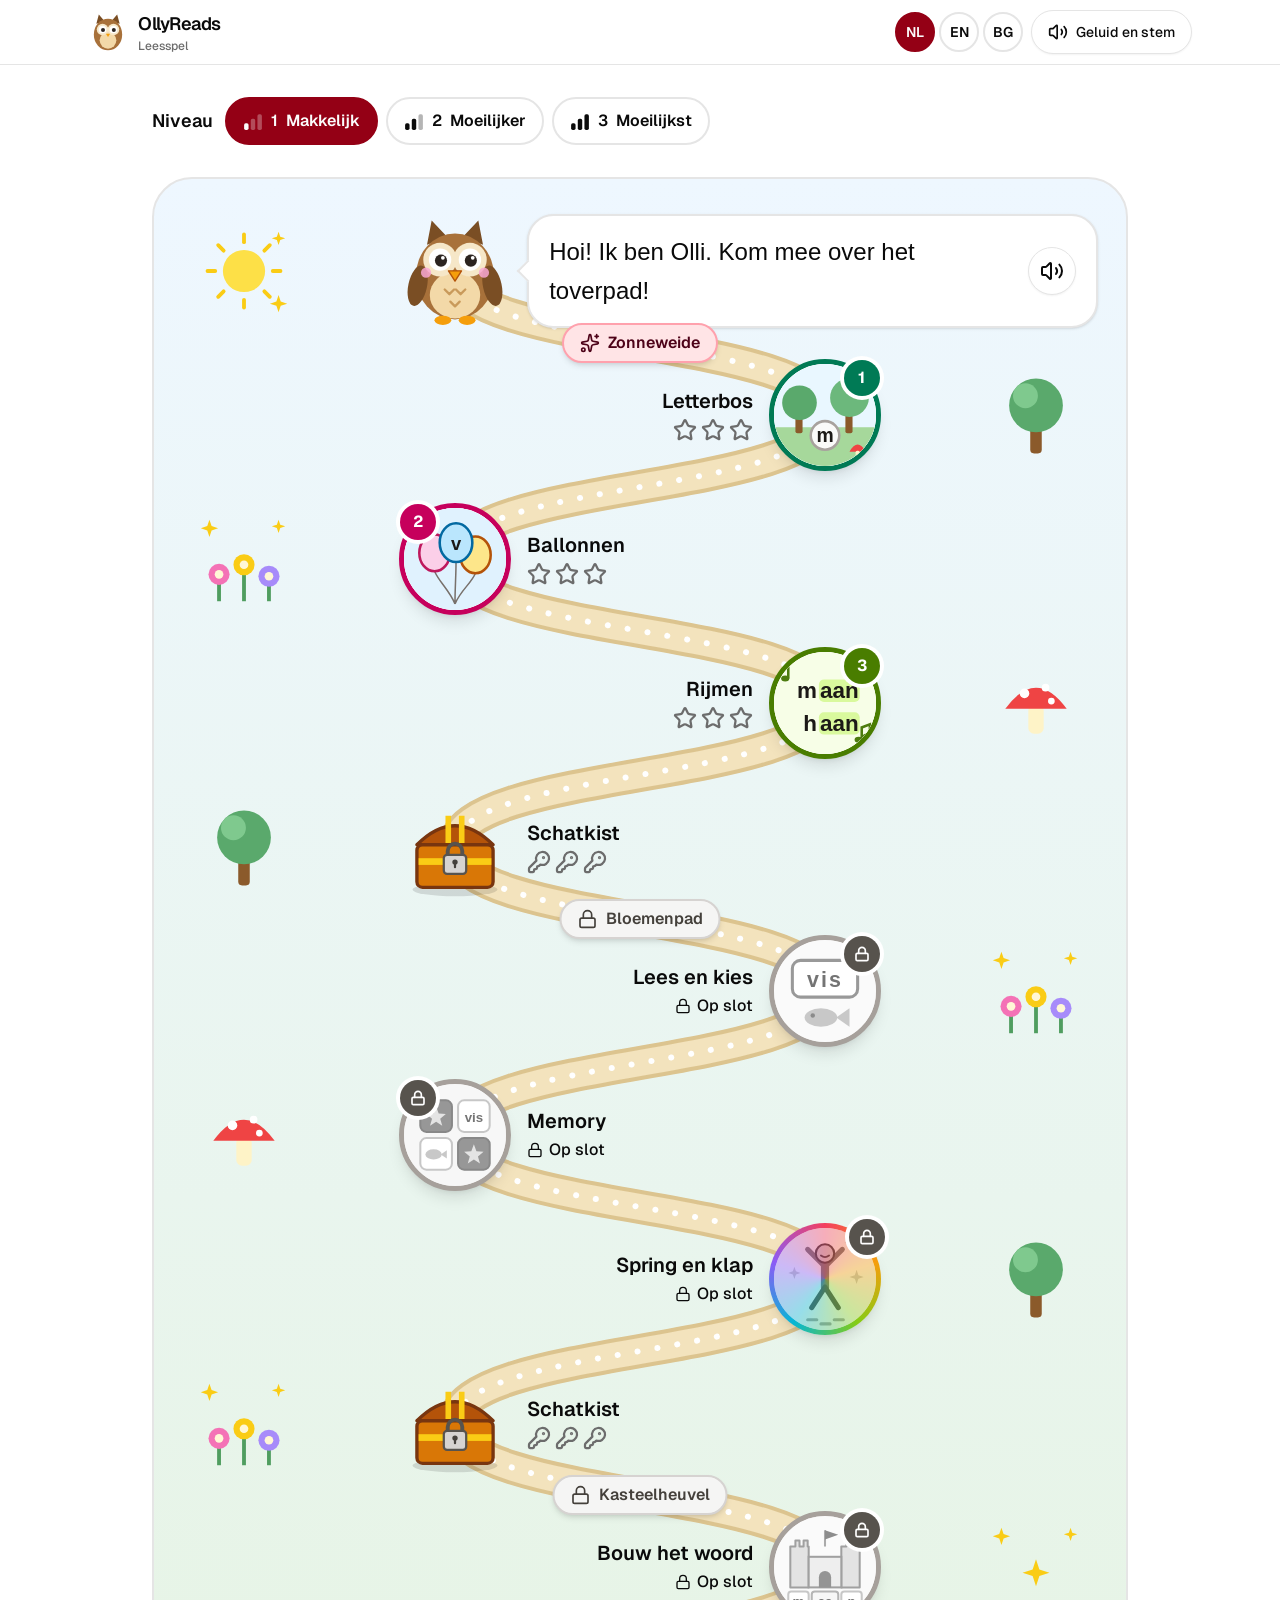
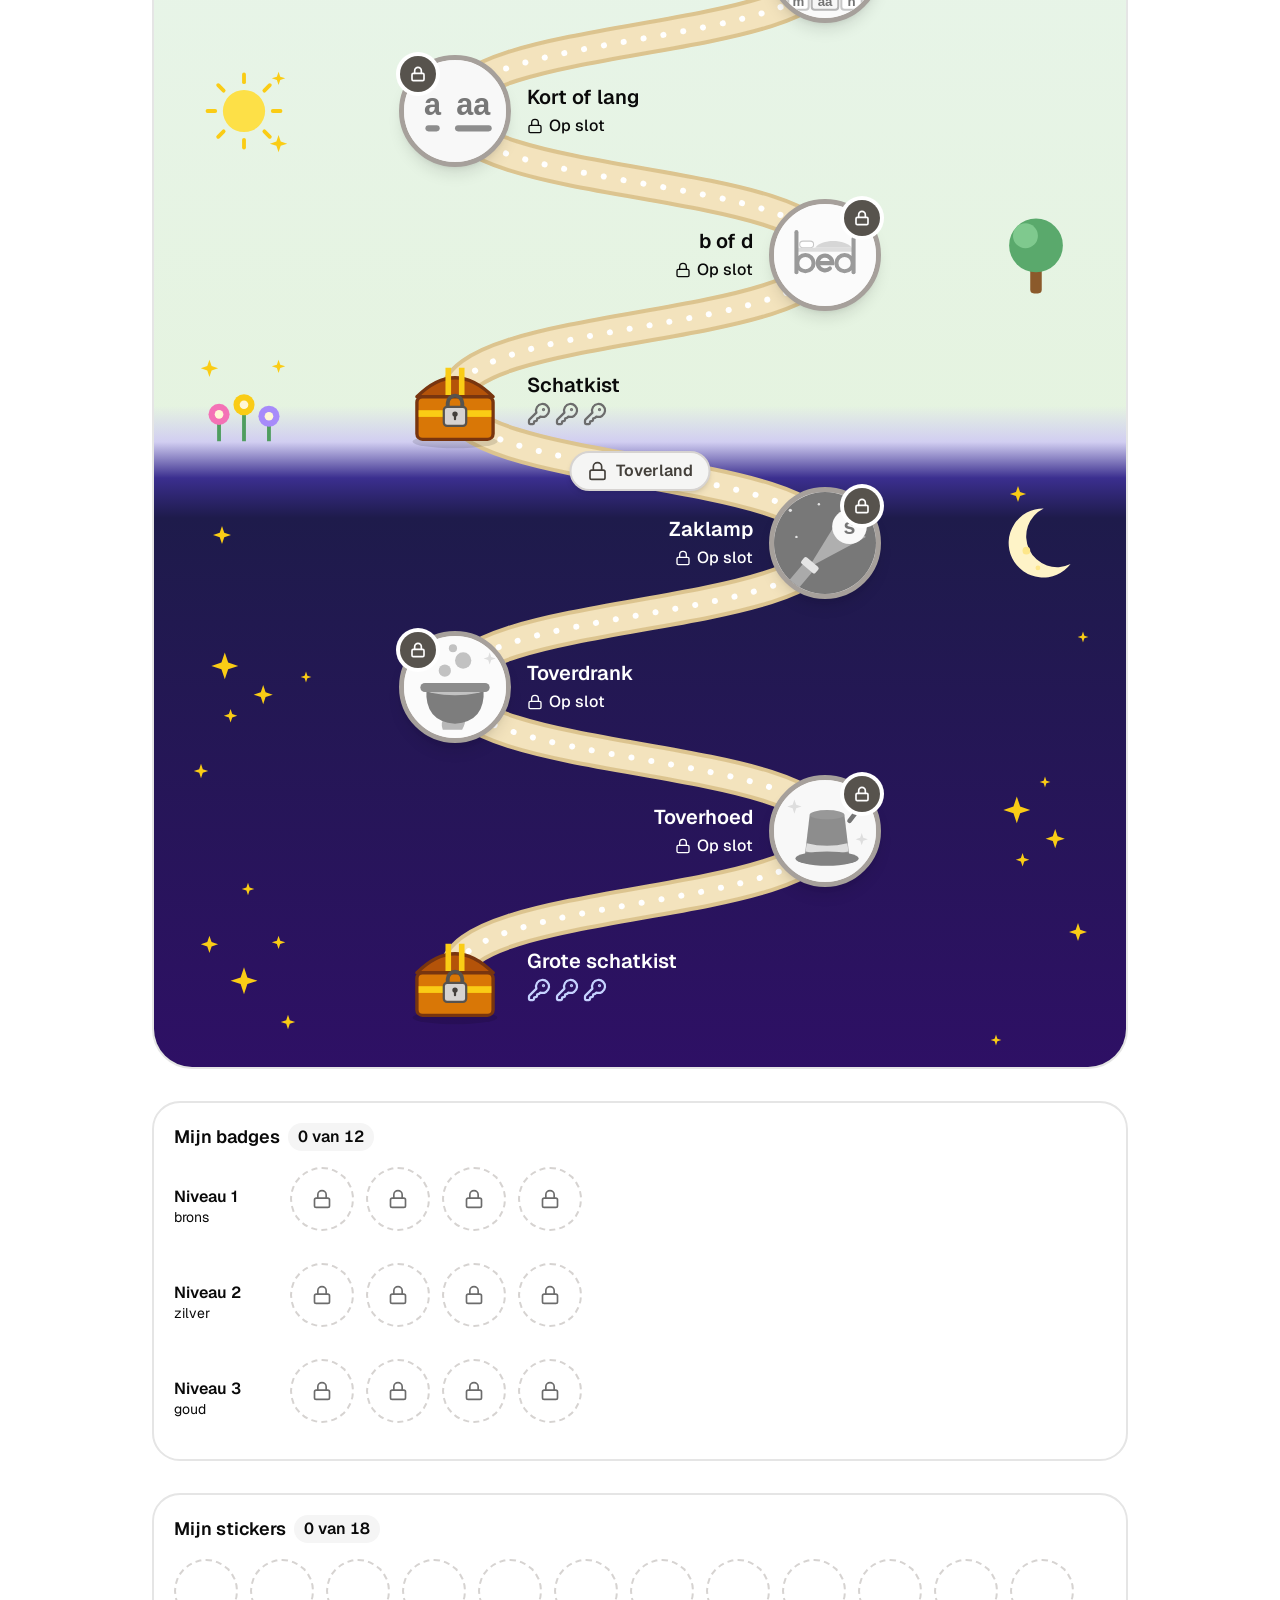
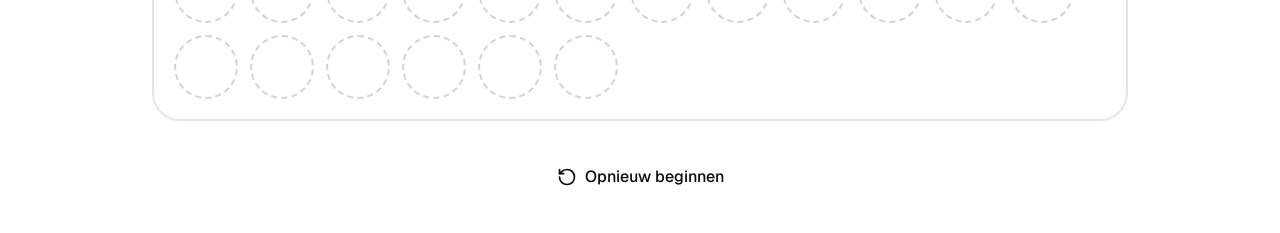
<file: site/games/lezen-met-olli/index.html>
<!doctype html>
<html lang="nl">
  <head>
    <meta charset="UTF-8" />
    <meta name="viewport" content="width=device-width, initial-scale=1.0" />
    <meta name="color-scheme" content="light dark" />
    <meta name="description" content="OllyReads: a playful early-reading game with Olli the owl, in Dutch, English and Bulgarian. Each language practises its own sounds and spelling." />
    <meta name="theme-color" content="#fff8e8" />
    <link rel="icon" type="image/svg+xml" href="./favicon.svg" />
    <title>OllyReads</title>
    <meta http-equiv="Content-Security-Policy" content="default-src 'self'; script-src 'self'; style-src 'self' 'unsafe-inline'; img-src 'self' data: blob:; font-src 'self' data:; connect-src 'self'; manifest-src 'self'; media-src 'self'; object-src 'none'; base-uri 'self'; form-action 'self'" />
    <meta name="referrer" content="strict-origin-when-cross-origin" />
    <link rel="canonical" href="https://monkotorix.com/games/lezen-met-olli/" />
    <meta property="og:type" content="website" />
    <meta property="og:site_name" content="Monkotorix" />
    <meta property="og:title" content="OllyReads (beta) — early-reading game" />
    <meta property="og:description" content="A playful early-reading game with Olli the owl, in Dutch, English and Bulgarian. Short games for letters, sounds, rhymes and words, adapted to each language. No account, no ads, no tracking." />
    <meta property="og:url" content="https://monkotorix.com/games/lezen-met-olli/" />
    <meta property="og:image" content="https://monkotorix.com/assets/og-lezen-met-olli.jpg" />
    <meta property="og:image:width" content="1200" />
    <meta property="og:image:height" content="630" />
    <meta name="twitter:card" content="summary_large_image" />
    <script type="module" crossorigin src="./assets/index-i2isPJeQ.js"></script>
    <link rel="stylesheet" crossorigin href="./assets/index-6P0PXtyb.css">
  </head>
  <body>
    <div id="root"></div>
  </body>
</html>
</file>
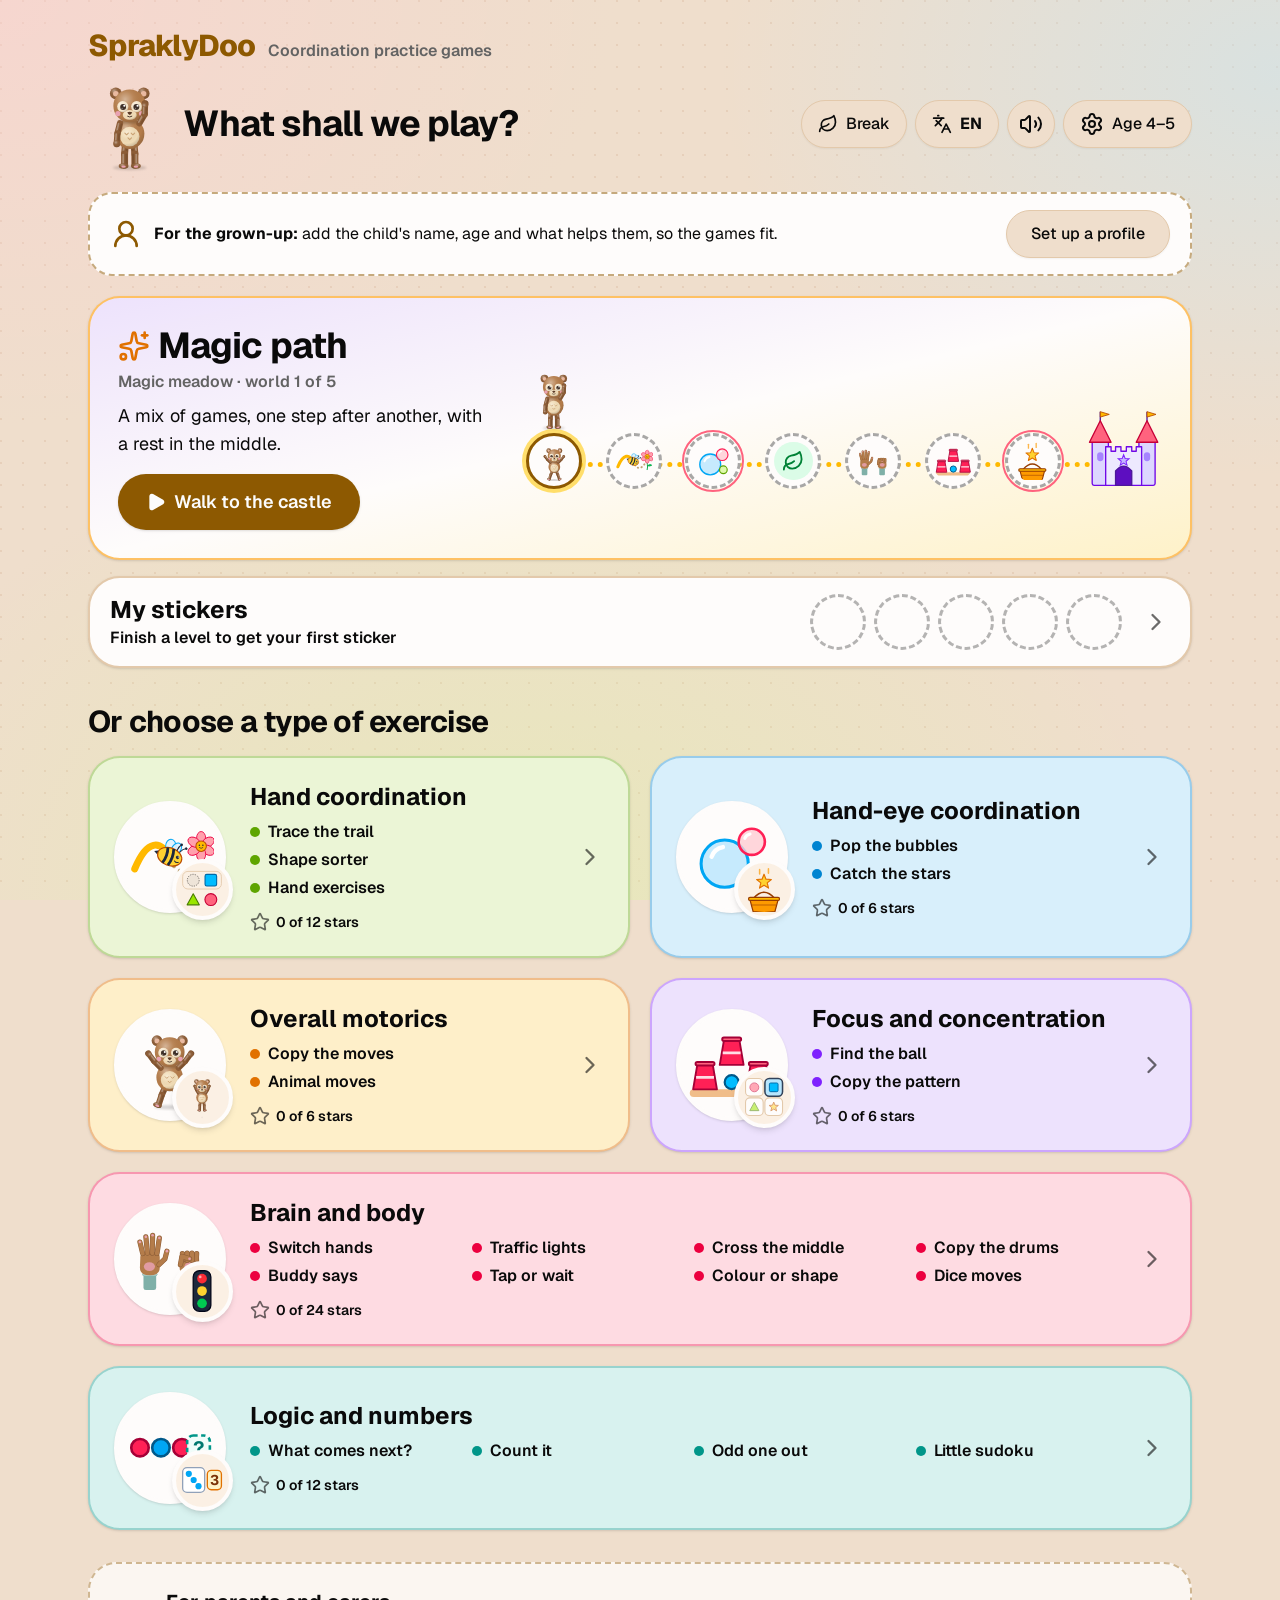
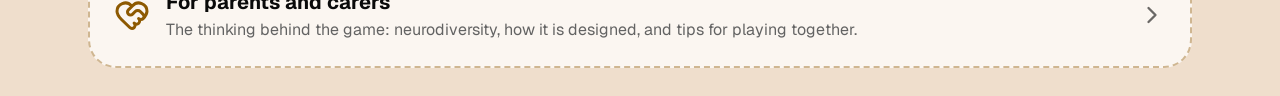
<file: site/games/spraklydoo/index.html>
<!doctype html>
<html lang="en">
  <head>
    <meta charset="UTF-8" />
    <meta name="viewport" content="width=device-width, initial-scale=1.0, viewport-fit=cover" />
    <meta name="color-scheme" content="light dark" />
    <meta name="theme-color" content="#f3e6d6" />
    <meta name="description" content="SpraklyDoo – playful coordination practice games for neurodivergent children aged 4 to 8, in English and Dutch." />
    <title>SpraklyDoo – Coordination practice games</title>
    <meta http-equiv="Content-Security-Policy" content="default-src 'self'; script-src 'self'; style-src 'self' 'unsafe-inline'; img-src 'self' data: blob:; font-src 'self' data:; connect-src 'self'; manifest-src 'self'; media-src 'self'; object-src 'none'; base-uri 'self'; form-action 'self'" />
    <meta name="referrer" content="strict-origin-when-cross-origin" />
    <link rel="canonical" href="https://monkotorix.com/games/spraklydoo/" />
    <meta property="og:type" content="website" />
    <meta property="og:site_name" content="Monkotorix" />
    <meta property="og:title" content="SpraklyDoo (beta) — play in your browser" />
    <meta property="og:description" content="Playful coordination practice games for neurodivergent children aged 4 to 8, in English and Dutch. No accounts, no ads, no tracking. A Monkotorix beta." />
    <meta property="og:url" content="https://monkotorix.com/games/spraklydoo/" />
    <meta property="og:image" content="https://monkotorix.com/assets/og-spraklydoo.jpg" />
    <meta property="og:image:width" content="1200" />
    <meta property="og:image:height" content="630" />
    <meta name="twitter:card" content="summary_large_image" />
    <link rel="icon" href="./favicon.svg" type="image/svg+xml" />
    <link rel="apple-touch-icon" href="./apple-touch-icon.png" />
    <link rel="manifest" href="./manifest.webmanifest" />
    <script type="module" crossorigin src="./assets/index-DppCBhHt.js"></script>
    <link rel="stylesheet" crossorigin href="./assets/index-BJeN6JEQ.css">
  </head>
  <body>
    <div id="root"></div>
    <noscript>SpraklyDoo needs JavaScript to run. Please turn it on in your browser.</noscript>
  </body>
</html>
</file>
<file: site/games/lezen-met-olli/assets/index-6P0PXtyb.css>
@layer properties{@supports (((-webkit-hyphens:none)) and (not (margin-trim:inline))) or ((-moz-orient:inline) and (not (color:rgb(from red r g b)))){*,:before,:after,::backdrop{--tw-translate-x:0;--tw-translate-y:0;--tw-translate-z:0;--tw-scale-x:1;--tw-scale-y:1;--tw-scale-z:1;--tw-rotate-x:initial;--tw-rotate-y:initial;--tw-rotate-z:initial;--tw-skew-x:initial;--tw-skew-y:initial;--tw-border-style:solid;--tw-gradient-position:initial;--tw-gradient-from:#0000;--tw-gradient-via:#0000;--tw-gradient-to:#0000;--tw-gradient-stops:initial;--tw-gradient-via-stops:initial;--tw-gradient-from-position:0%;--tw-gradient-via-position:50%;--tw-gradient-to-position:100%;--tw-leading:initial;--tw-font-weight:initial;--tw-tracking:initial;--tw-ordinal:initial;--tw-slashed-zero:initial;--tw-numeric-figure:initial;--tw-numeric-spacing:initial;--tw-numeric-fraction:initial;--tw-shadow:0 0 #0000;--tw-shadow-color:initial;--tw-shadow-alpha:100%;--tw-inset-shadow:0 0 #0000;--tw-inset-shadow-color:initial;--tw-inset-shadow-alpha:100%;--tw-ring-color:initial;--tw-ring-shadow:0 0 #0000;--tw-inset-ring-color:initial;--tw-inset-ring-shadow:0 0 #0000;--tw-ring-inset:initial;--tw-ring-offset-width:0px;--tw-ring-offset-color:#fff;--tw-ring-offset-shadow:0 0 #0000;--tw-outline-style:solid;--tw-blur:initial;--tw-brightness:initial;--tw-contrast:initial;--tw-grayscale:initial;--tw-hue-rotate:initial;--tw-invert:initial;--tw-opacity:initial;--tw-saturate:initial;--tw-sepia:initial;--tw-drop-shadow:initial;--tw-drop-shadow-color:initial;--tw-drop-shadow-alpha:100%;--tw-drop-shadow-size:initial;--tw-duration:initial;--tw-animation-delay:0s;--tw-animation-direction:normal;--tw-animation-duration:initial;--tw-animation-fill-mode:none;--tw-animation-iteration-count:1;--tw-enter-blur:0;--tw-enter-opacity:1;--tw-enter-rotate:0;--tw-enter-scale:1;--tw-enter-translate-x:0;--tw-enter-translate-y:0;--tw-exit-blur:0;--tw-exit-opacity:1;--tw-exit-rotate:0;--tw-exit-scale:1;--tw-exit-translate-x:0;--tw-exit-translate-y:0}}}@layer theme{:root,:host{--font-sans:"Geist Variable", sans-serif;--font-mono:ui-monospace, SFMono-Regular, Menlo, Monaco, Consolas, "Liberation Mono", "Courier New", monospace;--color-orange-50:oklch(98% .016 73.684);--color-orange-100:oklch(95.4% .038 75.164);--color-orange-400:oklch(75% .183 55.934);--color-orange-500:oklch(70.5% .213 47.604);--color-orange-600:oklch(64.6% .222 41.116);--color-orange-700:oklch(55.3% .195 38.402);--color-orange-800:oklch(47% .157 37.304);--color-orange-900:oklch(40.8% .123 38.172);--color-orange-950:oklch(26.6% .079 36.259);--color-amber-50:oklch(98.7% .022 95.277);--color-amber-100:oklch(96.2% .059 95.617);--color-amber-300:oklch(87.9% .169 91.605);--color-amber-400:oklch(82.8% .189 84.429);--color-amber-500:oklch(76.9% .188 70.08);--color-amber-700:oklch(55.5% .163 48.998);--color-amber-950:oklch(27.9% .077 45.635);--color-yellow-50:oklch(98.7% .026 102.212);--color-yellow-500:oklch(79.5% .184 86.047);--color-yellow-600:oklch(68.1% .162 75.834);--color-yellow-700:oklch(55.4% .135 66.442);--color-yellow-900:oklch(42.1% .095 57.708);--color-lime-200:oklch(93.8% .127 124.321);--color-lime-700:oklch(53.2% .157 131.589);--color-lime-950:oklch(27.4% .072 132.109);--color-emerald-50:oklch(97.9% .021 166.113);--color-emerald-100:oklch(95% .052 163.051);--color-emerald-300:oklch(84.5% .143 164.978);--color-emerald-600:oklch(59.6% .145 163.225);--color-emerald-700:oklch(50.8% .118 165.612);--color-emerald-950:oklch(26.2% .051 172.552);--color-teal-500:oklch(70.4% .14 182.503);--color-teal-700:oklch(51.1% .096 186.391);--color-sky-100:oklch(95.1% .026 236.824);--color-sky-300:oklch(82.8% .111 230.318);--color-sky-400:oklch(74.6% .16 232.661);--color-sky-700:oklch(50% .134 242.749);--color-sky-800:oklch(44.3% .11 240.79);--color-sky-900:oklch(39.1% .09 240.876);--color-sky-950:oklch(29.3% .066 243.157);--color-indigo-200:oklch(87% .065 274.039);--color-indigo-600:oklch(51.1% .262 276.966);--color-indigo-700:oklch(45.7% .24 277.023);--color-indigo-800:oklch(39.8% .195 277.366);--color-violet-50:oklch(96.9% .016 293.756);--color-violet-100:oklch(94.3% .029 294.588);--color-violet-300:oklch(81.1% .111 293.571);--color-violet-400:oklch(70.2% .183 293.541);--color-violet-500:oklch(60.6% .25 292.717);--color-violet-700:oklch(49.1% .27 292.581);--color-violet-900:oklch(38% .189 293.745);--color-violet-950:oklch(28.3% .141 291.089);--color-purple-50:oklch(97.7% .014 308.299);--color-purple-300:oklch(82.7% .119 306.383);--color-purple-500:oklch(62.7% .265 303.9);--color-purple-700:oklch(49.6% .265 301.924);--color-purple-800:oklch(43.8% .218 303.724);--color-purple-900:oklch(38.1% .176 304.987);--color-purple-950:oklch(29.1% .149 302.717);--color-pink-700:oklch(52.5% .223 3.958);--color-rose-50:oklch(96.9% .015 12.422);--color-rose-100:oklch(94.1% .03 12.58);--color-rose-300:oklch(81% .117 11.638);--color-rose-600:oklch(58.6% .253 17.585);--color-rose-950:oklch(27.1% .105 12.094);--color-stone-50:oklch(98.5% .001 106.423);--color-stone-100:oklch(97% .001 106.424);--color-stone-200:oklch(92.3% .003 48.717);--color-stone-300:oklch(86.9% .005 56.366);--color-stone-400:oklch(70.9% .01 56.259);--color-stone-600:oklch(44.4% .011 73.639);--color-stone-700:oklch(37.4% .01 67.558);--color-stone-900:oklch(21.6% .006 56.043);--color-black:#000;--color-white:#fff;--spacing:.25rem;--container-xs:20rem;--container-sm:24rem;--container-md:28rem;--container-lg:32rem;--container-2xl:42rem;--container-3xl:48rem;--container-4xl:56rem;--container-5xl:64rem;--container-6xl:72rem;--text-xs:.75rem;--text-xs--line-height:calc(1 / .75);--text-sm:.875rem;--text-sm--line-height:calc(1.25 / .875);--text-base:1rem;--text-base--line-height: 1.5 ;--text-lg:1.125rem;--text-lg--line-height:calc(1.75 / 1.125);--text-xl:1.25rem;--text-xl--line-height:calc(1.75 / 1.25);--text-2xl:1.5rem;--text-2xl--line-height:calc(2 / 1.5);--text-3xl:1.875rem;--text-3xl--line-height: 1.2 ;--text-4xl:2.25rem;--text-4xl--line-height:calc(2.5 / 2.25);--text-5xl:3rem;--text-5xl--line-height:1;--text-6xl:3.75rem;--text-6xl--line-height:1;--text-7xl:4.5rem;--text-7xl--line-height:1;--text-8xl:6rem;--text-8xl--line-height:1;--font-weight-normal:400;--font-weight-medium:500;--font-weight-semibold:600;--font-weight-bold:700;--tracking-tight:-.025em;--tracking-wide:.025em;--leading-tight:1.25;--leading-relaxed:1.625;--radius-xs:.125rem;--default-transition-duration:.15s;--default-transition-timing-function:cubic-bezier(.4, 0, .2, 1);--default-font-family:"Geist Variable", sans-serif;--default-mono-font-family:var(--font-mono);--animate-wiggle:wiggle .45s ease-in-out;--animate-pop:pop .5s ease-out;--animate-float:float 3.2s ease-in-out infinite;--animate-wobble:wobble .5s ease-in-out;--animate-twinkle:twinkle 2.6s ease-in-out infinite;--animate-confetti:confetti 4.5s linear infinite;--animate-dance:dance 1.3s ease-in-out infinite}}@layer base{*,:after,:before,::backdrop{box-sizing:border-box;border:0 solid;margin:0;padding:0}::file-selector-button{box-sizing:border-box;border:0 solid;margin:0;padding:0}html,:host{-webkit-text-size-adjust:100%;tab-size:4;line-height:1.5;font-family:var(--default-font-family,ui-sans-serif, system-ui, sans-serif, "Apple Color Emoji", "Segoe UI Emoji", "Segoe UI Symbol", "Noto Color Emoji");font-feature-settings:var(--default-font-feature-settings,normal);font-variation-settings:var(--default-font-variation-settings,normal);-webkit-tap-highlight-color:transparent}hr{height:0;color:inherit;border-top-width:1px}abbr:where([title]){-webkit-text-decoration:underline dotted;text-decoration:underline dotted}h1,h2,h3,h4,h5,h6{font-size:inherit;font-weight:inherit}a{color:inherit;-webkit-text-decoration:inherit;text-decoration:inherit}b,strong{font-weight:bolder}code,kbd,samp,pre{font-family:var(--default-mono-font-family,ui-monospace, SFMono-Regular, Menlo, Monaco, Consolas, "Liberation Mono", "Courier New", monospace);font-feature-settings:var(--default-mono-font-feature-settings,normal);font-variation-settings:var(--default-mono-font-variation-settings,normal);font-size:1em}small{font-size:80%}sub,sup{vertical-align:baseline;font-size:75%;line-height:0;position:relative}sub{bottom:-.25em}sup{top:-.5em}table{text-indent:0;border-color:inherit;border-collapse:collapse}:-moz-focusring{outline:auto}progress{vertical-align:baseline}summary{display:list-item}ol,ul,menu{list-style:none}img,svg,video,canvas,audio,iframe,embed,object{vertical-align:middle;display:block}img,video{max-width:100%;height:auto}button,input,select,optgroup,textarea{font:inherit;font-feature-settings:inherit;font-variation-settings:inherit;letter-spacing:inherit;color:inherit;opacity:1;background-color:#0000;border-radius:0}::file-selector-button{font:inherit;font-feature-settings:inherit;font-variation-settings:inherit;letter-spacing:inherit;color:inherit;opacity:1;background-color:#0000;border-radius:0}:where(select:is([multiple],[size])) optgroup{font-weight:bolder}:where(select:is([multiple],[size])) optgroup option{padding-inline-start:20px}::file-selector-button{margin-inline-end:4px}::placeholder{opacity:1}@supports (not ((-webkit-appearance:-apple-pay-button))) or (contain-intrinsic-size:1px){::placeholder{color:currentColor}@supports (color:color-mix(in lab,red,red)){::placeholder{color:color-mix(in oklab,currentcolor 50%,transparent)}}}textarea{resize:vertical}::-webkit-search-decoration{-webkit-appearance:none}::-webkit-date-and-time-value{min-height:1lh;text-align:inherit}::-webkit-datetime-edit{display:inline-flex}::-webkit-datetime-edit-fields-wrapper{padding:0}::-webkit-datetime-edit{padding-block:0}::-webkit-datetime-edit-year-field{padding-block:0}::-webkit-datetime-edit-month-field{padding-block:0}::-webkit-datetime-edit-day-field{padding-block:0}::-webkit-datetime-edit-hour-field{padding-block:0}::-webkit-datetime-edit-minute-field{padding-block:0}::-webkit-datetime-edit-second-field{padding-block:0}::-webkit-datetime-edit-millisecond-field{padding-block:0}::-webkit-datetime-edit-meridiem-field{padding-block:0}::-webkit-calendar-picker-indicator{line-height:1}:-moz-ui-invalid{box-shadow:none}button,input:where([type=button],[type=reset],[type=submit]){appearance:button}::file-selector-button{appearance:button}::-webkit-inner-spin-button{height:auto}::-webkit-outer-spin-button{height:auto}[hidden]:where(:not([hidden=until-found])){display:none!important}*{border-color:var(--border);outline-color:var(--ring)}@supports (color:color-mix(in lab,red,red)){*{outline-color:color-mix(in oklab,var(--ring) 50%,transparent)}}body{background-color:var(--background);color:var(--foreground)}html{font-family:Geist Variable,sans-serif}}@layer components;@layer utilities{.pointer-events-none{pointer-events:none}.invisible{visibility:hidden}.visible{visibility:visible}.sr-only{clip-path:inset(50%);white-space:nowrap;border-width:0;width:1px;height:1px;margin:-1px;padding:0;position:absolute;overflow:hidden}.absolute{position:absolute}.fixed{position:fixed}.relative{position:relative}.static{position:static}.inset-0{inset:calc(var(--spacing) * 0)}.-inset-x-2{inset-inline:calc(var(--spacing) * -2)}.inset-x-0{inset-inline:calc(var(--spacing) * 0)}.inset-x-1\.5{inset-inline:calc(var(--spacing) * 1.5)}.inset-y-0{inset-block:calc(var(--spacing) * 0)}.start{inset-inline-start:var(--spacing)}.end{inset-inline-end:var(--spacing)}.-top-1{top:calc(var(--spacing) * -1)}.-top-2{top:calc(var(--spacing) * -2)}.-top-3{top:calc(var(--spacing) * -3)}.-top-6{top:calc(var(--spacing) * -6)}.-top-\[14\%\]{top:-14%}.top-0{top:calc(var(--spacing) * 0)}.top-1\/2{top:50%}.top-2{top:calc(var(--spacing) * 2)}.top-8{top:calc(var(--spacing) * 8)}.top-\[-5\.75rem\]{top:-5.75rem}.top-\[12\%\]{top:12%}.top-\[36\%\]{top:36%}.top-\[50\%\]{top:50%}.top-\[68\%\]{top:68%}.top-\[calc\(1rem\+var\(--dialog-scroll-top\,0px\)\)\]{top:calc(1rem + var(--dialog-scroll-top,0px))}.-right-1{right:calc(var(--spacing) * -1)}.-right-3{right:calc(var(--spacing) * -3)}.-right-4{right:calc(var(--spacing) * -4)}.right-0{right:calc(var(--spacing) * 0)}.right-1{right:calc(var(--spacing) * 1)}.right-2{right:calc(var(--spacing) * 2)}.right-4{right:calc(var(--spacing) * 4)}.right-\[2\%\]{right:2%}.right-\[calc\(30\%-3rem\)\]{right:calc(30% - 3rem)}.-bottom-1{bottom:calc(var(--spacing) * -1)}.-bottom-3{bottom:calc(var(--spacing) * -3)}.bottom-0{bottom:calc(var(--spacing) * 0)}.-left-1{left:calc(var(--spacing) * -1)}.-left-5{left:calc(var(--spacing) * -5)}.-left-\[9px\]{left:-9px}.left-1\/2{left:50%}.left-2{left:calc(var(--spacing) * 2)}.left-\[2\%\]{left:2%}.left-\[50\%\]{left:50%}.left-\[calc\(30\%-3rem\)\]{left:calc(30% - 3rem)}.isolate{isolation:isolate}.-z-10{z-index:-10}.z-10{z-index:10}.z-20{z-index:20}.z-50{z-index:50}.-mx-1{margin-inline:calc(var(--spacing) * -1)}.mx-auto{margin-inline:auto}.my-1{margin-block:calc(var(--spacing) * 1)}.-mt-1{margin-top:calc(var(--spacing) * -1)}.-mt-2{margin-top:calc(var(--spacing) * -2)}.mt-4{margin-top:calc(var(--spacing) * 4)}.mt-10{margin-top:calc(var(--spacing) * 10)}.mr-\[0\.12em\]{margin-right:.12em}.mb-2{margin-bottom:calc(var(--spacing) * 2)}.ml-auto{margin-left:auto}.\!hidden{display:none!important}.block{display:block}.contents{display:contents}.flex{display:flex}.grid{display:grid}.hidden{display:none}.inline-block{display:inline-block}.inline-flex{display:inline-flex}.aspect-\[4\/3\]{aspect-ratio:4/3}.aspect-\[4\/5\]{aspect-ratio:4/5}.aspect-square{aspect-ratio:1}.size-3{width:calc(var(--spacing) * 3);height:calc(var(--spacing) * 3)}.size-3\.5{width:calc(var(--spacing) * 3.5);height:calc(var(--spacing) * 3.5)}.size-4{width:calc(var(--spacing) * 4);height:calc(var(--spacing) * 4)}.size-5{width:calc(var(--spacing) * 5);height:calc(var(--spacing) * 5)}.size-6{width:calc(var(--spacing) * 6);height:calc(var(--spacing) * 6)}.size-7{width:calc(var(--spacing) * 7);height:calc(var(--spacing) * 7)}.size-8{width:calc(var(--spacing) * 8);height:calc(var(--spacing) * 8)}.size-9{width:calc(var(--spacing) * 9);height:calc(var(--spacing) * 9)}.size-10{width:calc(var(--spacing) * 10);height:calc(var(--spacing) * 10)}.size-12{width:calc(var(--spacing) * 12);height:calc(var(--spacing) * 12)}.size-14{width:calc(var(--spacing) * 14);height:calc(var(--spacing) * 14)}.size-16{width:calc(var(--spacing) * 16);height:calc(var(--spacing) * 16)}.size-20{width:calc(var(--spacing) * 20);height:calc(var(--spacing) * 20)}.size-24{width:calc(var(--spacing) * 24);height:calc(var(--spacing) * 24)}.size-28{width:calc(var(--spacing) * 28);height:calc(var(--spacing) * 28)}.size-36{width:calc(var(--spacing) * 36);height:calc(var(--spacing) * 36)}.size-52{width:calc(var(--spacing) * 52);height:calc(var(--spacing) * 52)}.size-\[24rem\]{width:24rem;height:24rem}.size-\[58\%\]{width:58%;height:58%}.size-\[74\%\]{width:74%;height:74%}.size-full{width:100%;height:100%}.h-1\.5{height:calc(var(--spacing) * 1.5)}.h-6{height:calc(var(--spacing) * 6)}.h-8{height:calc(var(--spacing) * 8)}.h-9{height:calc(var(--spacing) * 9)}.h-10{height:calc(var(--spacing) * 10)}.h-11{height:calc(var(--spacing) * 11)}.h-12{height:calc(var(--spacing) * 12)}.h-14{height:calc(var(--spacing) * 14)}.h-16{height:calc(var(--spacing) * 16)}.h-20{height:calc(var(--spacing) * 20)}.h-24{height:calc(var(--spacing) * 24)}.h-32{height:calc(var(--spacing) * 32)}.h-56{height:calc(var(--spacing) * 56)}.h-94{height:calc(var(--spacing) * 94)}.h-\[1\.2em\]{height:1.2em}.h-\[41\%\]{height:41%}.h-\[clamp\(2\.75rem\,8vw\,4rem\)\]{height:clamp(2.75rem,8vw,4rem)}.h-\[clamp\(2\.75rem\,9vw\,4\.25rem\)\]{height:clamp(2.75rem,9vw,4.25rem)}.h-\[var\(--radix-select-trigger-height\)\]{height:var(--radix-select-trigger-height)}.h-px{height:1px}.max-h-\(--radix-select-content-available-height\){max-height:var(--radix-select-content-available-height)}.max-h-\[calc\(100dvh-2rem\)\]{max-height:calc(100dvh - 2rem)}.min-h-12{min-height:calc(var(--spacing) * 12)}.min-h-16{min-height:calc(var(--spacing) * 16)}.min-h-24{min-height:calc(var(--spacing) * 24)}.min-h-40{min-height:calc(var(--spacing) * 40)}.min-h-screen{min-height:100vh}.w-1\/2{width:50%}.w-10{width:calc(var(--spacing) * 10)}.w-12{width:calc(var(--spacing) * 12)}.w-14{width:calc(var(--spacing) * 14)}.w-16{width:calc(var(--spacing) * 16)}.w-20{width:calc(var(--spacing) * 20)}.w-24{width:calc(var(--spacing) * 24)}.w-28{width:calc(var(--spacing) * 28)}.w-44{width:calc(var(--spacing) * 44)}.w-60{width:calc(var(--spacing) * 60)}.w-64{width:calc(var(--spacing) * 64)}.w-72{width:calc(var(--spacing) * 72)}.w-80{width:calc(var(--spacing) * 80)}.w-\[11\%\]{width:11%}.w-\[13\%\]{width:13%}.w-\[44\%\]{width:44%}.w-\[62\%\]{width:62%}.w-auto{width:auto}.w-fit{width:fit-content}.w-full{width:100%}.max-w-2xl{max-width:var(--container-2xl)}.max-w-3xl{max-width:var(--container-3xl)}.max-w-4xl{max-width:var(--container-4xl)}.max-w-5xl{max-width:var(--container-5xl)}.max-w-6xl{max-width:var(--container-6xl)}.max-w-36{max-width:calc(var(--spacing) * 36)}.max-w-40{max-width:calc(var(--spacing) * 40)}.max-w-\[calc\(100\%-2rem\)\]{max-width:calc(100% - 2rem)}.max-w-\[calc\(100vw-1\.5rem\)\]{max-width:calc(100vw - 1.5rem)}.max-w-md{max-width:var(--container-md)}.max-w-sm{max-width:var(--container-sm)}.min-w-0{min-width:calc(var(--spacing) * 0)}.min-w-8{min-width:calc(var(--spacing) * 8)}.min-w-9{min-width:calc(var(--spacing) * 9)}.min-w-10{min-width:calc(var(--spacing) * 10)}.min-w-12{min-width:calc(var(--spacing) * 12)}.min-w-14{min-width:calc(var(--spacing) * 14)}.min-w-16{min-width:calc(var(--spacing) * 16)}.min-w-20{min-width:calc(var(--spacing) * 20)}.min-w-24{min-width:calc(var(--spacing) * 24)}.min-w-36{min-width:calc(var(--spacing) * 36)}.min-w-\[0\.9em\]{min-width:.9em}.min-w-\[8rem\]{min-width:8rem}.min-w-\[15\%\]{min-width:15%}.min-w-\[17\%\]{min-width:17%}.min-w-\[var\(--radix-select-trigger-width\)\]{min-width:var(--radix-select-trigger-width)}.flex-1{flex:1}.shrink{flex-shrink:1}.shrink-0{flex-shrink:0}.grow{flex-grow:1}.origin-\(--radix-popover-content-transform-origin\){transform-origin:var(--radix-popover-content-transform-origin)}.origin-\(--radix-select-content-transform-origin\){transform-origin:var(--radix-select-content-transform-origin)}.origin-\[150px_60px\]{transform-origin:150px 60px}.origin-bottom{transform-origin:bottom}.origin-center{transform-origin:50%}.-translate-x-1\/2{--tw-translate-x: -50% ;translate:var(--tw-translate-x) var(--tw-translate-y)}.translate-x-\[-50\%\]{--tw-translate-x:-50%;translate:var(--tw-translate-x) var(--tw-translate-y)}.-translate-y-1{--tw-translate-y:calc(var(--spacing) * -1);translate:var(--tw-translate-x) var(--tw-translate-y)}.-translate-y-1\/2{--tw-translate-y: -50% ;translate:var(--tw-translate-x) var(--tw-translate-y)}.translate-y-\[-50\%\]{--tw-translate-y:-50%;translate:var(--tw-translate-x) var(--tw-translate-y)}.scale-110{--tw-scale-x:110%;--tw-scale-y:110%;--tw-scale-z:110%;scale:var(--tw-scale-x) var(--tw-scale-y)}.scale-125{--tw-scale-x:125%;--tw-scale-y:125%;--tw-scale-z:125%;scale:var(--tw-scale-x) var(--tw-scale-y)}.-rotate-2{rotate:-2deg}.-rotate-12{rotate:-12deg}.-rotate-\[28deg\]{rotate:-28deg}.rotate-6{rotate:6deg}.rotate-45{rotate:45deg}.rotate-y-180{--tw-rotate-y:rotateY(180deg);transform:var(--tw-rotate-x,) var(--tw-rotate-y,) var(--tw-rotate-z,) var(--tw-skew-x,) var(--tw-skew-y,)}.transform{transform:var(--tw-rotate-x,) var(--tw-rotate-y,) var(--tw-rotate-z,) var(--tw-skew-x,) var(--tw-skew-y,)}.animate-confetti{animation:var(--animate-confetti)}.animate-dance{animation:var(--animate-dance)}.animate-float{animation:var(--animate-float)}.animate-pop{animation:var(--animate-pop)}.animate-twinkle{animation:var(--animate-twinkle)}.animate-wiggle{animation:var(--animate-wiggle)}.animate-wobble{animation:var(--animate-wobble)}.cursor-default{cursor:default}.scroll-my-1{scroll-margin-block:calc(var(--spacing) * 1)}.grid-cols-2{grid-template-columns:repeat(2,minmax(0,1fr))}.grid-cols-3{grid-template-columns:repeat(3,minmax(0,1fr))}.grid-cols-4{grid-template-columns:repeat(4,minmax(0,1fr))}.grid-rows-\[auto_1fr\]{grid-template-rows:auto 1fr}.flex-col{flex-direction:column}.flex-col-reverse{flex-direction:column-reverse}.flex-row-reverse{flex-direction:row-reverse}.flex-wrap{flex-wrap:wrap}.place-items-center{place-items:center}.items-center{align-items:center}.items-end{align-items:flex-end}.justify-between{justify-content:space-between}.justify-center{justify-content:center}.gap-0{gap:calc(var(--spacing) * 0)}.gap-0\.5{gap:calc(var(--spacing) * .5)}.gap-1{gap:calc(var(--spacing) * 1)}.gap-1\.5{gap:calc(var(--spacing) * 1.5)}.gap-2{gap:calc(var(--spacing) * 2)}.gap-2\.5{gap:calc(var(--spacing) * 2.5)}.gap-3{gap:calc(var(--spacing) * 3)}.gap-3\.5{gap:calc(var(--spacing) * 3.5)}.gap-4{gap:calc(var(--spacing) * 4)}.gap-5{gap:calc(var(--spacing) * 5)}.gap-6{gap:calc(var(--spacing) * 6)}.gap-7{gap:calc(var(--spacing) * 7)}.gap-8{gap:calc(var(--spacing) * 8)}.gap-10{gap:calc(var(--spacing) * 10)}.gap-\[--spacing\(var\(--gap\)\)\]{gap:calc(var(--spacing) * var(--gap))}.gap-x-5{column-gap:calc(var(--spacing) * 5)}.gap-x-8{column-gap:calc(var(--spacing) * 8)}.gap-y-2{row-gap:calc(var(--spacing) * 2)}.gap-y-4{row-gap:calc(var(--spacing) * 4)}.overflow-hidden{overflow:hidden}.overflow-x-hidden{overflow-x:hidden}.overflow-y-auto{overflow-y:auto}.rounded-2xl{border-radius:calc(var(--radius) * 1.8)}.rounded-3xl{border-radius:calc(var(--radius) * 2.2)}.rounded-\[1\.75rem\]{border-radius:1.75rem}.rounded-\[2\.5rem\]{border-radius:2.5rem}.rounded-\[2px\]{border-radius:2px}.rounded-\[2rem\]{border-radius:2rem}.rounded-full{border-radius:3.40282e38px}.rounded-lg{border-radius:var(--radius)}.rounded-md{border-radius:calc(var(--radius) * .8)}.rounded-none{border-radius:0}.rounded-sm{border-radius:calc(var(--radius) * .6)}.rounded-xl{border-radius:calc(var(--radius) * 1.4)}.rounded-xs{border-radius:var(--radius-xs)}.rounded-l-xl{border-top-left-radius:calc(var(--radius) * 1.4);border-bottom-left-radius:calc(var(--radius) * 1.4)}.rounded-r-xl{border-top-right-radius:calc(var(--radius) * 1.4);border-bottom-right-radius:calc(var(--radius) * 1.4)}.border{border-style:var(--tw-border-style);border-width:1px}.border-2{border-style:var(--tw-border-style);border-width:2px}.border-4{border-style:var(--tw-border-style);border-width:4px}.border-\[3px\]{border-style:var(--tw-border-style);border-width:3px}.border-\[5px\]{border-style:var(--tw-border-style);border-width:5px}.border-x-0{border-inline-style:var(--tw-border-style);border-inline-width:0}.border-t{border-top-style:var(--tw-border-style);border-top-width:1px}.border-r-2{border-right-style:var(--tw-border-style);border-right-width:2px}.border-b{border-bottom-style:var(--tw-border-style);border-bottom-width:1px}.border-b-2{border-bottom-style:var(--tw-border-style);border-bottom-width:2px}.border-b-\[5px\]{border-bottom-style:var(--tw-border-style);border-bottom-width:5px}.border-b-\[6px\]{border-bottom-style:var(--tw-border-style);border-bottom-width:6px}.border-l-2{border-left-style:var(--tw-border-style);border-left-width:2px}.border-dashed{--tw-border-style:dashed;border-style:dashed}.border-amber-300{border-color:var(--color-amber-300)}.border-amber-400{border-color:var(--color-amber-400)}.border-amber-500{border-color:var(--color-amber-500)}.border-amber-700{border-color:var(--color-amber-700)}.border-border{border-color:var(--border)}.border-emerald-300{border-color:var(--color-emerald-300)}.border-emerald-600{border-color:var(--color-emerald-600)}.border-emerald-700{border-color:var(--color-emerald-700)}.border-indigo-700{border-color:var(--color-indigo-700)}.border-indigo-800{border-color:var(--color-indigo-800)}.border-input{border-color:var(--input)}.border-lime-700{border-color:var(--color-lime-700)}.border-muted-foreground{border-color:var(--muted-foreground)}.border-orange-400{border-color:var(--color-orange-400)}.border-orange-500{border-color:var(--color-orange-500)}.border-orange-700{border-color:var(--color-orange-700)}.border-paper-edge{border-color:var(--paper-edge)}.border-pink-700{border-color:var(--color-pink-700)}.border-primary{border-color:var(--primary)}.border-purple-300{border-color:var(--color-purple-300)}.border-purple-500{border-color:var(--color-purple-500)}.border-rose-300{border-color:var(--color-rose-300)}.border-sky-300{border-color:var(--color-sky-300)}.border-sky-400{border-color:var(--color-sky-400)}.border-sky-700{border-color:var(--color-sky-700)}.border-stone-200{border-color:var(--color-stone-200)}.border-stone-300{border-color:var(--color-stone-300)}.border-stone-400{border-color:var(--color-stone-400)}.border-stone-600{border-color:var(--color-stone-600)}.border-teal-500{border-color:var(--color-teal-500)}.border-transparent{border-color:#0000}.border-violet-300{border-color:var(--color-violet-300)}.border-violet-400{border-color:var(--color-violet-400)}.border-violet-500{border-color:var(--color-violet-500)}.border-violet-700{border-color:var(--color-violet-700)}.border-yellow-500{border-color:var(--color-yellow-500)}.border-yellow-600{border-color:var(--color-yellow-600)}.bg-\[\#fde7d3\]{background-color:#fde7d3}.bg-amber-50{background-color:var(--color-amber-50)}.bg-amber-100{background-color:var(--color-amber-100)}.bg-amber-300{background-color:var(--color-amber-300)}.bg-amber-700{background-color:var(--color-amber-700)}.bg-background{background-color:var(--background)}.bg-black\/50{background-color:#00000080}@supports (color:color-mix(in lab,red,red)){.bg-black\/50{background-color:color-mix(in oklab,var(--color-black) 50%,transparent)}}.bg-border{background-color:var(--border)}.bg-card{background-color:var(--card)}.bg-destructive{background-color:var(--destructive)}.bg-emerald-50{background-color:var(--color-emerald-50)}.bg-emerald-100{background-color:var(--color-emerald-100)}.bg-emerald-700{background-color:var(--color-emerald-700)}.bg-indigo-600{background-color:var(--color-indigo-600)}.bg-indigo-700{background-color:var(--color-indigo-700)}.bg-lime-200{background-color:var(--color-lime-200)}.bg-lime-700{background-color:var(--color-lime-700)}.bg-muted{background-color:var(--muted)}.bg-orange-100{background-color:var(--color-orange-100)}.bg-orange-600{background-color:var(--color-orange-600)}.bg-orange-700{background-color:var(--color-orange-700)}.bg-paper{background-color:var(--paper)}.bg-pink-700{background-color:var(--color-pink-700)}.bg-popover{background-color:var(--popover)}.bg-primary{background-color:var(--primary)}.bg-purple-50{background-color:var(--color-purple-50)}.bg-purple-700{background-color:var(--color-purple-700)}.bg-purple-900{background-color:var(--color-purple-900)}.bg-rose-50{background-color:var(--color-rose-50)}.bg-rose-100{background-color:var(--color-rose-100)}.bg-secondary{background-color:var(--secondary)}.bg-sky-100{background-color:var(--color-sky-100)}.bg-sky-700{background-color:var(--color-sky-700)}.bg-stone-50{background-color:var(--color-stone-50)}.bg-stone-100{background-color:var(--color-stone-100)}.bg-stone-600{background-color:var(--color-stone-600)}.bg-teal-700{background-color:var(--color-teal-700)}.bg-transparent{background-color:#0000}.bg-violet-50{background-color:var(--color-violet-50)}.bg-violet-100{background-color:var(--color-violet-100)}.bg-violet-700{background-color:var(--color-violet-700)}.bg-white{background-color:var(--color-white)}.bg-yellow-50{background-color:var(--color-yellow-50)}.bg-yellow-700{background-color:var(--color-yellow-700)}.bg-linear-to-b{--tw-gradient-position:to bottom}@supports (background-image:linear-gradient(in lab,red,red)){.bg-linear-to-b{--tw-gradient-position:to bottom in oklab}}.bg-linear-to-b{background-image:linear-gradient(var(--tw-gradient-stops))}.bg-\[conic-gradient\(\#f43f5e\,\#f59e0b\,\#84cc16\,\#06b6d4\,\#8b5cf6\,\#f43f5e\)\]{background-image:conic-gradient(#f43f5e,#f59e0b,#84cc16,#06b6d4,#8b5cf6,#f43f5e)}.bg-\[linear-gradient\(to_bottom\,transparent_0\,rgba\(196\,181\,253\,0\.6\)_2\.25rem\,\#3b2f8f_4\.5rem\,\#1e1b4b_7rem\,\#2e1065_100\%\)\]{background-image:linear-gradient(#0000 0,#c4b5fd99 2.25rem,#3b2f8f 4.5rem,#1e1b4b 7rem,#2e1065)}.bg-\[radial-gradient\(circle\,\#fde68a_0\,transparent_70\%\)\]{background-image:radial-gradient(circle,#fde68a 0,#0000 70%)}.bg-\[radial-gradient\(circle_at_30\%_25\%\,\#ffffff_0\,\#ffffff_30\%\,\#e0f2fe_100\%\)\]{background-image:radial-gradient(circle at 30% 25%,#fff 0 30%,#e0f2fe)}.bg-\[repeating-conic-gradient\(rgba\(252\,211\,77\,0\.32\)_0deg_9deg\,transparent_9deg_18deg\)\]{background-image:repeating-conic-gradient(#fcd34d52 0deg 9deg,#0000 9deg 18deg)}.from-meadow-sky{--tw-gradient-from:var(--meadow-sky);--tw-gradient-stops:var(--tw-gradient-via-stops,var(--tw-gradient-position), var(--tw-gradient-from) var(--tw-gradient-from-position), var(--tw-gradient-to) var(--tw-gradient-to-position))}.to-meadow{--tw-gradient-to:var(--meadow);--tw-gradient-stops:var(--tw-gradient-via-stops,var(--tw-gradient-position), var(--tw-gradient-from) var(--tw-gradient-from-position), var(--tw-gradient-to) var(--tw-gradient-to-position))}.\[mask-image\:radial-gradient\(circle\,black_15\%\,transparent_46\%\)\]{-webkit-mask-image:radial-gradient(circle,#000 15%,#0000 46%);mask-image:radial-gradient(circle,#000 15%,#0000 46%)}.fill-\[var\(--orb\)\]{fill:var(--orb)}.fill-\[var\(--orb-bite\)\]{fill:var(--orb-bite)}.fill-\[var\(--orb-rays\)\]{fill:var(--orb-rays)}.fill-amber-300{fill:var(--color-amber-300)}.fill-amber-400{fill:var(--color-amber-400)}.stroke-trail{stroke:var(--trail)}.stroke-trail-dot{stroke:var(--trail-dot)}.stroke-trail-edge{stroke:var(--trail-edge)}.p-1{padding:calc(var(--spacing) * 1)}.p-4{padding:calc(var(--spacing) * 4)}.p-5{padding:calc(var(--spacing) * 5)}.p-6{padding:calc(var(--spacing) * 6)}.p-\[5px\]{padding:5px}.px-0\.5{padding-inline:calc(var(--spacing) * .5)}.px-1{padding-inline:calc(var(--spacing) * 1)}.px-1\.5{padding-inline:calc(var(--spacing) * 1.5)}.px-2{padding-inline:calc(var(--spacing) * 2)}.px-2\.5{padding-inline:calc(var(--spacing) * 2.5)}.px-3{padding-inline:calc(var(--spacing) * 3)}.px-4{padding-inline:calc(var(--spacing) * 4)}.px-5{padding-inline:calc(var(--spacing) * 5)}.px-6{padding-inline:calc(var(--spacing) * 6)}.px-7{padding-inline:calc(var(--spacing) * 7)}.px-8{padding-inline:calc(var(--spacing) * 8)}.py-0\.5{padding-block:calc(var(--spacing) * .5)}.py-1{padding-block:calc(var(--spacing) * 1)}.py-1\.5{padding-block:calc(var(--spacing) * 1.5)}.py-2{padding-block:calc(var(--spacing) * 2)}.py-3{padding-block:calc(var(--spacing) * 3)}.py-4{padding-block:calc(var(--spacing) * 4)}.py-5{padding-block:calc(var(--spacing) * 5)}.py-6{padding-block:calc(var(--spacing) * 6)}.py-8{padding-block:calc(var(--spacing) * 8)}.pt-4{padding-top:calc(var(--spacing) * 4)}.pt-6{padding-top:calc(var(--spacing) * 6)}.pt-8{padding-top:calc(var(--spacing) * 8)}.pr-3{padding-right:calc(var(--spacing) * 3)}.pr-8{padding-right:calc(var(--spacing) * 8)}.pb-2{padding-bottom:calc(var(--spacing) * 2)}.pb-3{padding-bottom:calc(var(--spacing) * 3)}.pb-10{padding-bottom:calc(var(--spacing) * 10)}.pl-2{padding-left:calc(var(--spacing) * 2)}.text-center{text-align:center}.text-left{text-align:left}.text-right{text-align:right}.font-emoji{font-family:Segoe UI Emoji,Apple Color Emoji,Noto Color Emoji,sans-serif}.font-reading{font-family:Comic Sans MS,Comic Neue,Chalkboard SE,Chalkboard,Verdana,ui-rounded,sans-serif}.text-2xl{font-size:var(--text-2xl);line-height:var(--tw-leading,var(--text-2xl--line-height))}.text-3xl{font-size:var(--text-3xl);line-height:var(--tw-leading,var(--text-3xl--line-height))}.text-4xl{font-size:var(--text-4xl);line-height:var(--tw-leading,var(--text-4xl--line-height))}.text-5xl{font-size:var(--text-5xl);line-height:var(--tw-leading,var(--text-5xl--line-height))}.text-6xl{font-size:var(--text-6xl);line-height:var(--tw-leading,var(--text-6xl--line-height))}.text-7xl{font-size:var(--text-7xl);line-height:var(--tw-leading,var(--text-7xl--line-height))}.text-base{font-size:var(--text-base);line-height:var(--tw-leading,var(--text-base--line-height))}.text-lg{font-size:var(--text-lg);line-height:var(--tw-leading,var(--text-lg--line-height))}.text-sm{font-size:var(--text-sm);line-height:var(--tw-leading,var(--text-sm--line-height))}.text-xl{font-size:var(--text-xl);line-height:var(--tw-leading,var(--text-xl--line-height))}.text-xs{font-size:var(--text-xs);line-height:var(--tw-leading,var(--text-xs--line-height))}.text-\[5\.5rem\]{font-size:5.5rem}.text-\[clamp\(1\.4rem\,5\.5vw\,2\.75rem\)\]{font-size:clamp(1.4rem,5.5vw,2.75rem)}.text-\[clamp\(1\.05rem\,2\.8vw\,1\.65rem\)\]{font-size:clamp(1.05rem,2.8vw,1.65rem)}.text-\[clamp\(1\.05rem\,3vw\,1\.75rem\)\]{font-size:clamp(1.05rem,3vw,1.75rem)}.text-\[clamp\(1\.35rem\,4\.2vw\,2\.6rem\)\]{font-size:clamp(1.35rem,4.2vw,2.6rem)}.text-\[clamp\(1\.35rem\,4vw\,2\.4rem\)\]{font-size:clamp(1.35rem,4vw,2.4rem)}.text-\[clamp\(1\.75rem\,6vw\,3\.25rem\)\]{font-size:clamp(1.75rem,6vw,3.25rem)}.text-\[clamp\(1rem\,3\.4vw\,1\.6rem\)\]{font-size:clamp(1rem,3.4vw,1.6rem)}.leading-none{--tw-leading:1;line-height:1}.leading-relaxed{--tw-leading:var(--leading-relaxed);line-height:var(--leading-relaxed)}.leading-tight{--tw-leading:var(--leading-tight);line-height:var(--leading-tight)}.font-bold{--tw-font-weight:var(--font-weight-bold);font-weight:var(--font-weight-bold)}.font-medium{--tw-font-weight:var(--font-weight-medium);font-weight:var(--font-weight-medium)}.font-normal{--tw-font-weight:var(--font-weight-normal);font-weight:var(--font-weight-normal)}.font-semibold{--tw-font-weight:var(--font-weight-semibold);font-weight:var(--font-weight-semibold)}.tracking-\[0\.04em\]{--tw-tracking:.04em;letter-spacing:.04em}.tracking-\[0\.06em\]{--tw-tracking:.06em;letter-spacing:.06em}.tracking-\[0\.08em\]{--tw-tracking:.08em;letter-spacing:.08em}.tracking-\[0\.12em\]{--tw-tracking:.12em;letter-spacing:.12em}.tracking-tight{--tw-tracking:var(--tracking-tight);letter-spacing:var(--tracking-tight)}.tracking-wide{--tw-tracking:var(--tracking-wide);letter-spacing:var(--tracking-wide)}.whitespace-nowrap{white-space:nowrap}.text-amber-700{color:var(--color-amber-700)}.text-amber-950{color:var(--color-amber-950)}.text-destructive-foreground{color:var(--destructive-foreground)}.text-emerald-950{color:var(--color-emerald-950)}.text-foreground{color:var(--foreground)}.text-indigo-200{color:var(--color-indigo-200)}.text-lime-950{color:var(--color-lime-950)}.text-muted-foreground{color:var(--muted-foreground)}.text-orange-800{color:var(--color-orange-800)}.text-orange-900{color:var(--color-orange-900)}.text-orange-950{color:var(--color-orange-950)}.text-paper-foreground{color:var(--paper-foreground)}.text-popover-foreground{color:var(--popover-foreground)}.text-primary{color:var(--primary)}.text-primary-foreground{color:var(--primary-foreground)}.text-purple-950{color:var(--color-purple-950)}.text-rose-600{color:var(--color-rose-600)}.text-rose-950{color:var(--color-rose-950)}.text-secondary-foreground{color:var(--secondary-foreground)}.text-sky-800{color:var(--color-sky-800)}.text-sky-900{color:var(--color-sky-900)}.text-sky-950{color:var(--color-sky-950)}.text-stone-600{color:var(--color-stone-600)}.text-stone-700{color:var(--color-stone-700)}.text-stone-900{color:var(--color-stone-900)}.text-violet-900{color:var(--color-violet-900)}.text-violet-950{color:var(--color-violet-950)}.text-white{color:var(--color-white)}.text-yellow-900{color:var(--color-yellow-900)}.tabular-nums{--tw-numeric-spacing:tabular-nums;font-variant-numeric:var(--tw-ordinal,) var(--tw-slashed-zero,) var(--tw-numeric-figure,) var(--tw-numeric-spacing,) var(--tw-numeric-fraction,)}.underline-offset-4{text-underline-offset:4px}.opacity-0{opacity:0}.opacity-40{opacity:.4}.opacity-50{opacity:.5}.opacity-60{opacity:.6}.opacity-70{opacity:.7}.opacity-75{opacity:.75}.opacity-90{opacity:.9}.shadow{--tw-shadow:0 1px 3px 0 var(--tw-shadow-color,#0000001a), 0 1px 2px -1px var(--tw-shadow-color,#0000001a);box-shadow:var(--tw-inset-shadow),var(--tw-inset-ring-shadow),var(--tw-ring-offset-shadow),var(--tw-ring-shadow),var(--tw-shadow)}.shadow-\[0_0_28px_rgba\(250\,204\,21\,0\.45\)\]{--tw-shadow:0 0 28px var(--tw-shadow-color,#facc1573);box-shadow:var(--tw-inset-shadow),var(--tw-inset-ring-shadow),var(--tw-ring-offset-shadow),var(--tw-ring-shadow),var(--tw-shadow)}.shadow-lg{--tw-shadow:0 10px 15px -3px var(--tw-shadow-color,#0000001a), 0 4px 6px -4px var(--tw-shadow-color,#0000001a);box-shadow:var(--tw-inset-shadow),var(--tw-inset-ring-shadow),var(--tw-ring-offset-shadow),var(--tw-ring-shadow),var(--tw-shadow)}.shadow-md{--tw-shadow:0 4px 6px -1px var(--tw-shadow-color,#0000001a), 0 2px 4px -2px var(--tw-shadow-color,#0000001a);box-shadow:var(--tw-inset-shadow),var(--tw-inset-ring-shadow),var(--tw-ring-offset-shadow),var(--tw-ring-shadow),var(--tw-shadow)}.shadow-sm{--tw-shadow:0 1px 3px 0 var(--tw-shadow-color,#0000001a), 0 1px 2px -1px var(--tw-shadow-color,#0000001a);box-shadow:var(--tw-inset-shadow),var(--tw-inset-ring-shadow),var(--tw-ring-offset-shadow),var(--tw-ring-shadow),var(--tw-shadow)}.shadow-xs{--tw-shadow:0 1px 2px 0 var(--tw-shadow-color,#0000000d);box-shadow:var(--tw-inset-shadow),var(--tw-inset-ring-shadow),var(--tw-ring-offset-shadow),var(--tw-ring-shadow),var(--tw-shadow)}.ring{--tw-ring-shadow:var(--tw-ring-inset,) 0 0 0 calc(1px + var(--tw-ring-offset-width)) var(--tw-ring-color,currentcolor);box-shadow:var(--tw-inset-shadow),var(--tw-inset-ring-shadow),var(--tw-ring-offset-shadow),var(--tw-ring-shadow),var(--tw-shadow)}.ring-0{--tw-ring-shadow:var(--tw-ring-inset,) 0 0 0 calc(0px + var(--tw-ring-offset-width)) var(--tw-ring-color,currentcolor);box-shadow:var(--tw-inset-shadow),var(--tw-inset-ring-shadow),var(--tw-ring-offset-shadow),var(--tw-ring-shadow),var(--tw-shadow)}.ring-4{--tw-ring-shadow:var(--tw-ring-inset,) 0 0 0 calc(4px + var(--tw-ring-offset-width)) var(--tw-ring-color,currentcolor);box-shadow:var(--tw-inset-shadow),var(--tw-inset-ring-shadow),var(--tw-ring-offset-shadow),var(--tw-ring-shadow),var(--tw-shadow)}.ring-8{--tw-ring-shadow:var(--tw-ring-inset,) 0 0 0 calc(8px + var(--tw-ring-offset-width)) var(--tw-ring-color,currentcolor);box-shadow:var(--tw-inset-shadow),var(--tw-inset-ring-shadow),var(--tw-ring-offset-shadow),var(--tw-ring-shadow),var(--tw-shadow)}.ring-orange-50{--tw-ring-color:var(--color-orange-50)}.ring-paper{--tw-ring-color:var(--paper)}.ring-white{--tw-ring-color:var(--color-white)}.ring-offset-background{--tw-ring-offset-color:var(--background)}.outline-hidden{--tw-outline-style:none;outline-style:none}@media(forced-colors:active){.outline-hidden{outline-offset:2px;outline:2px solid #0000}}.outline{outline-style:var(--tw-outline-style);outline-width:1px}.grayscale{--tw-grayscale:grayscale(100%);filter:var(--tw-blur,) var(--tw-brightness,) var(--tw-contrast,) var(--tw-grayscale,) var(--tw-hue-rotate,) var(--tw-invert,) var(--tw-saturate,) var(--tw-sepia,) var(--tw-drop-shadow,)}.filter{filter:var(--tw-blur,) var(--tw-brightness,) var(--tw-contrast,) var(--tw-grayscale,) var(--tw-hue-rotate,) var(--tw-invert,) var(--tw-saturate,) var(--tw-sepia,) var(--tw-drop-shadow,)}.transition{transition-property:color,background-color,border-color,outline-color,text-decoration-color,fill,stroke,--tw-gradient-from,--tw-gradient-via,--tw-gradient-to,opacity,box-shadow,transform,translate,scale,rotate,filter,-webkit-backdrop-filter,backdrop-filter,display,content-visibility,overlay,pointer-events;transition-timing-function:var(--tw-ease,var(--default-transition-timing-function));transition-duration:var(--tw-duration,var(--default-transition-duration))}.transition-\[border-radius\,margin\]{transition-property:border-radius,margin;transition-timing-function:var(--tw-ease,var(--default-transition-timing-function));transition-duration:var(--tw-duration,var(--default-transition-duration))}.transition-\[color\,box-shadow\]{transition-property:color,box-shadow;transition-timing-function:var(--tw-ease,var(--default-transition-timing-function));transition-duration:var(--tw-duration,var(--default-transition-duration))}.transition-\[rotate\,opacity\,translate\]{transition-property:rotate,opacity,translate;transition-timing-function:var(--tw-ease,var(--default-transition-timing-function));transition-duration:var(--tw-duration,var(--default-transition-duration))}.transition-all{transition-property:all;transition-timing-function:var(--tw-ease,var(--default-transition-timing-function));transition-duration:var(--tw-duration,var(--default-transition-duration))}.transition-colors{transition-property:color,background-color,border-color,outline-color,text-decoration-color,fill,stroke,--tw-gradient-from,--tw-gradient-via,--tw-gradient-to;transition-timing-function:var(--tw-ease,var(--default-transition-timing-function));transition-duration:var(--tw-duration,var(--default-transition-duration))}.transition-opacity{transition-property:opacity;transition-timing-function:var(--tw-ease,var(--default-transition-timing-function));transition-duration:var(--tw-duration,var(--default-transition-duration))}.transition-transform{transition-property:transform,translate,scale,rotate;transition-timing-function:var(--tw-ease,var(--default-transition-timing-function));transition-duration:var(--tw-duration,var(--default-transition-duration))}.transition-none{transition-property:none}.duration-200{--tw-duration:.2s;transition-duration:.2s}.duration-300{--tw-duration:.3s;transition-duration:.3s}.duration-500{--tw-duration:.5s;transition-duration:.5s}.duration-1000{--tw-duration:1s;transition-duration:1s}.outline-none{--tw-outline-style:none;outline-style:none}.select-none{-webkit-user-select:none;user-select:none}.\[animation-delay\:0\.6s\]{animation-delay:.6s}.\[animation-delay\:1\.2s\]{animation-delay:1.2s}.\[animation-fill-mode\:backwards\]{animation-fill-mode:backwards}.\[transform-box\:fill-box\]{transform-box:fill-box}.\[word-spacing\:0\.35em\]{word-spacing:.35em}.backface-hidden{backface-visibility:hidden}.perspective-\[800px\]{perspective:800px}.running{animation-play-state:running}.transform-3d{transform-style:preserve-3d}@media(hover:hover){.group-hover\:scale-105:is(:where(.group):hover *){--tw-scale-x:105%;--tw-scale-y:105%;--tw-scale-z:105%;scale:var(--tw-scale-x) var(--tw-scale-y)}.group-hover\:bg-purple-800:is(:where(.group):hover *){background-color:var(--color-purple-800)}}.group-data-\[disabled\=true\]\:pointer-events-none:is(:where(.group)[data-disabled=true] *){pointer-events:none}.group-data-\[disabled\=true\]\:opacity-50:is(:where(.group)[data-disabled=true] *){opacity:.5}.group-data-\[size\=default\]\/switch\:size-4:is(:where(.group\/switch)[data-size=default] *){width:calc(var(--spacing) * 4);height:calc(var(--spacing) * 4)}.group-data-\[size\=sm\]\/alert-dialog-content\:grid:is(:where(.group\/alert-dialog-content)[data-size=sm] *){display:grid}.group-data-\[size\=sm\]\/alert-dialog-content\:grid-cols-2:is(:where(.group\/alert-dialog-content)[data-size=sm] *){grid-template-columns:repeat(2,minmax(0,1fr))}.group-data-\[size\=sm\]\/switch\:size-3:is(:where(.group\/switch)[data-size=sm] *){width:calc(var(--spacing) * 3);height:calc(var(--spacing) * 3)}.peer-disabled\:cursor-not-allowed:is(:where(.peer):disabled~*){cursor:not-allowed}.peer-disabled\:opacity-50:is(:where(.peer):disabled~*){opacity:.5}@media(hover:hover){.hover\:scale-105:hover{--tw-scale-x:105%;--tw-scale-y:105%;--tw-scale-z:105%;scale:var(--tw-scale-x) var(--tw-scale-y)}.hover\:bg-accent:hover{background-color:var(--accent)}.hover\:bg-destructive\/90:hover{background-color:var(--destructive)}@supports (color:color-mix(in lab,red,red)){.hover\:bg-destructive\/90:hover{background-color:color-mix(in oklab,var(--destructive) 90%,transparent)}}.hover\:bg-muted:hover{background-color:var(--muted)}.hover\:bg-primary\/90:hover{background-color:var(--primary)}@supports (color:color-mix(in lab,red,red)){.hover\:bg-primary\/90:hover{background-color:color-mix(in oklab,var(--primary) 90%,transparent)}}.hover\:bg-secondary\/80:hover{background-color:var(--secondary)}@supports (color:color-mix(in lab,red,red)){.hover\:bg-secondary\/80:hover{background-color:color-mix(in oklab,var(--secondary) 80%,transparent)}}.hover\:text-accent-foreground:hover{color:var(--accent-foreground)}.hover\:text-foreground:hover{color:var(--foreground)}.hover\:text-muted-foreground:hover{color:var(--muted-foreground)}.hover\:underline:hover{text-decoration-line:underline}.hover\:opacity-100:hover{opacity:1}}.focus\:not-sr-only:focus{clip-path:none;white-space:normal;width:auto;height:auto;margin:0;padding:0;position:static;overflow:visible}.focus\:fixed:focus{position:fixed}.focus\:top-3:focus{top:calc(var(--spacing) * 3)}.focus\:left-4:focus{left:calc(var(--spacing) * 4)}.focus\:z-10:focus{z-index:10}.focus\:z-50:focus{z-index:50}.focus\:bg-accent:focus{background-color:var(--accent)}.focus\:text-accent-foreground:focus{color:var(--accent-foreground)}.focus\:ring-2:focus{--tw-ring-shadow:var(--tw-ring-inset,) 0 0 0 calc(2px + var(--tw-ring-offset-width)) var(--tw-ring-color,currentcolor);box-shadow:var(--tw-inset-shadow),var(--tw-inset-ring-shadow),var(--tw-ring-offset-shadow),var(--tw-ring-shadow),var(--tw-shadow)}.focus\:ring-ring:focus{--tw-ring-color:var(--ring)}.focus\:ring-offset-2:focus{--tw-ring-offset-width:2px;--tw-ring-offset-shadow:var(--tw-ring-inset,) 0 0 0 var(--tw-ring-offset-width) var(--tw-ring-offset-color)}.focus\:outline-hidden:focus{--tw-outline-style:none;outline-style:none}@media(forced-colors:active){.focus\:outline-hidden:focus{outline-offset:2px;outline:2px solid #0000}}.focus-visible\:z-10:focus-visible{z-index:10}.focus-visible\:outline-2:focus-visible{outline-style:var(--tw-outline-style);outline-width:2px}.focus-visible\:outline-4:focus-visible{outline-style:var(--tw-outline-style);outline-width:4px}.focus-visible\:outline-offset-2:focus-visible{outline-offset:2px}.focus-visible\:outline-offset-4:focus-visible{outline-offset:4px}.focus-visible\:outline-ring:focus-visible{outline-color:var(--ring)}.focus-visible\:outline-solid:focus-visible{--tw-outline-style:solid;outline-style:solid}.active\:translate-y-0\.5:active{--tw-translate-y:calc(var(--spacing) * .5);translate:var(--tw-translate-x) var(--tw-translate-y)}.disabled\:pointer-events-none:disabled{pointer-events:none}.disabled\:cursor-not-allowed:disabled{cursor:not-allowed}.disabled\:opacity-50:disabled{opacity:.5}.disabled\:opacity-60:disabled{opacity:.6}.has-data-\[slot\=alert-dialog-media\]\:grid-rows-\[auto_auto_1fr\]:has([data-slot=alert-dialog-media]){grid-template-rows:auto auto 1fr}.has-data-\[slot\=alert-dialog-media\]\:gap-x-6:has([data-slot=alert-dialog-media]){column-gap:calc(var(--spacing) * 6)}.has-\[\>svg\]\:px-1\.5:has(>svg){padding-inline:calc(var(--spacing) * 1.5)}.has-\[\>svg\]\:px-2\.5:has(>svg){padding-inline:calc(var(--spacing) * 2.5)}.has-\[\>svg\]\:px-3:has(>svg){padding-inline:calc(var(--spacing) * 3)}.has-\[\>svg\]\:px-4:has(>svg){padding-inline:calc(var(--spacing) * 4)}.aria-invalid\:border[aria-invalid=true]{border-style:var(--tw-border-style);border-width:1px}.aria-invalid\:border-destructive[aria-invalid=true]{border-color:var(--destructive)}.aria-invalid\:ring-destructive\/20[aria-invalid=true]{--tw-ring-color:var(--destructive)}@supports (color:color-mix(in lab,red,red)){.aria-invalid\:ring-destructive\/20[aria-invalid=true]{--tw-ring-color:color-mix(in oklab, var(--destructive) 20%, transparent)}}.data-\[disabled\]\:pointer-events-none[data-disabled]{pointer-events:none}.data-\[disabled\]\:opacity-50[data-disabled]{opacity:.5}.data-\[placeholder\]\:text-muted-foreground[data-placeholder]{color:var(--muted-foreground)}.data-\[side\=bottom\]\:translate-y-1[data-side=bottom]{--tw-translate-y:calc(var(--spacing) * 1);translate:var(--tw-translate-x) var(--tw-translate-y)}.data-\[side\=bottom\]\:slide-in-from-top-2[data-side=bottom]{--tw-enter-translate-y:calc(2*var(--spacing)*-1)}.data-\[side\=left\]\:-translate-x-1[data-side=left]{--tw-translate-x:calc(var(--spacing) * -1);translate:var(--tw-translate-x) var(--tw-translate-y)}.data-\[side\=left\]\:slide-in-from-right-2[data-side=left]{--tw-enter-translate-x:calc(2*var(--spacing))}.data-\[side\=right\]\:translate-x-1[data-side=right]{--tw-translate-x:calc(var(--spacing) * 1);translate:var(--tw-translate-x) var(--tw-translate-y)}.data-\[side\=right\]\:slide-in-from-left-2[data-side=right]{--tw-enter-translate-x:calc(2*var(--spacing)*-1)}.data-\[side\=top\]\:-translate-y-1[data-side=top]{--tw-translate-y:calc(var(--spacing) * -1);translate:var(--tw-translate-x) var(--tw-translate-y)}.data-\[side\=top\]\:slide-in-from-bottom-2[data-side=top]{--tw-enter-translate-y:calc(2*var(--spacing))}.data-\[size\=default\]\:h-9[data-size=default]{height:calc(var(--spacing) * 9)}.data-\[size\=default\]\:h-\[1\.15rem\][data-size=default]{height:1.15rem}.data-\[size\=default\]\:w-8[data-size=default]{width:calc(var(--spacing) * 8)}.data-\[size\=sm\]\:h-3\.5[data-size=sm]{height:calc(var(--spacing) * 3.5)}.data-\[size\=sm\]\:h-8[data-size=sm]{height:calc(var(--spacing) * 8)}.data-\[size\=sm\]\:w-6[data-size=sm]{width:calc(var(--spacing) * 6)}.data-\[size\=sm\]\:max-w-xs[data-size=sm]{max-width:var(--container-xs)}:is(.\*\:data-\[slot\=select-value\]\:line-clamp-1>*)[data-slot=select-value]{-webkit-line-clamp:1;-webkit-box-orient:vertical;display:-webkit-box;overflow:hidden}:is(.\*\:data-\[slot\=select-value\]\:flex>*)[data-slot=select-value]{display:flex}:is(.\*\:data-\[slot\=select-value\]\:items-center>*)[data-slot=select-value]{align-items:center}:is(.\*\:data-\[slot\=select-value\]\:gap-2>*)[data-slot=select-value]{gap:calc(var(--spacing) * 2)}.data-\[spacing\=0\]\:rounded-none[data-spacing="0"]{border-radius:0}.data-\[spacing\=0\]\:shadow-none[data-spacing="0"]{--tw-shadow:0 0 #0000;box-shadow:var(--tw-inset-shadow),var(--tw-inset-ring-shadow),var(--tw-ring-offset-shadow),var(--tw-ring-shadow),var(--tw-shadow)}.data-\[spacing\=0\]\:first\:rounded-l-md[data-spacing="0"]:first-child{border-top-left-radius:calc(var(--radius) * .8);border-bottom-left-radius:calc(var(--radius) * .8)}.data-\[spacing\=0\]\:last\:rounded-r-md[data-spacing="0"]:last-child{border-top-right-radius:calc(var(--radius) * .8);border-bottom-right-radius:calc(var(--radius) * .8)}.data-\[state\=checked\]\:translate-x-\[calc\(100\%-2px\)\][data-state=checked]{--tw-translate-x: calc(100% - 2px) ;translate:var(--tw-translate-x) var(--tw-translate-y)}.data-\[state\=checked\]\:bg-primary[data-state=checked]{background-color:var(--primary)}.data-\[state\=closed\]\:animate-out[data-state=closed]{animation:exit var(--tw-animation-duration,var(--tw-duration,.15s))var(--tw-ease,ease)var(--tw-animation-delay,0s)var(--tw-animation-iteration-count,1)var(--tw-animation-direction,normal)var(--tw-animation-fill-mode,none)}.data-\[state\=closed\]\:fade-out-0[data-state=closed]{--tw-exit-opacity:0}.data-\[state\=closed\]\:zoom-out-95[data-state=closed]{--tw-exit-scale:.95}.data-\[state\=on\]\:border-primary[data-state=on]{border-color:var(--primary)}.data-\[state\=on\]\:bg-accent[data-state=on]{background-color:var(--accent)}.data-\[state\=on\]\:bg-primary[data-state=on]{background-color:var(--primary)}.data-\[state\=on\]\:text-accent-foreground[data-state=on]{color:var(--accent-foreground)}.data-\[state\=on\]\:text-primary-foreground[data-state=on]{color:var(--primary-foreground)}@media(hover:hover){.data-\[state\=on\]\:hover\:bg-primary\/90[data-state=on]:hover{background-color:var(--primary)}@supports (color:color-mix(in lab,red,red)){.data-\[state\=on\]\:hover\:bg-primary\/90[data-state=on]:hover{background-color:color-mix(in oklab,var(--primary) 90%,transparent)}}.data-\[state\=on\]\:hover\:text-primary-foreground[data-state=on]:hover{color:var(--primary-foreground)}}.data-\[state\=open\]\:animate-in[data-state=open]{animation:enter var(--tw-animation-duration,var(--tw-duration,.15s))var(--tw-ease,ease)var(--tw-animation-delay,0s)var(--tw-animation-iteration-count,1)var(--tw-animation-direction,normal)var(--tw-animation-fill-mode,none)}.data-\[state\=open\]\:bg-accent[data-state=open]{background-color:var(--accent)}.data-\[state\=open\]\:text-muted-foreground[data-state=open]{color:var(--muted-foreground)}.data-\[state\=open\]\:fade-in-0[data-state=open]{--tw-enter-opacity:0}.data-\[state\=open\]\:zoom-in-95[data-state=open]{--tw-enter-scale:.95}.data-\[state\=unchecked\]\:translate-x-0[data-state=unchecked]{--tw-translate-x:calc(var(--spacing) * 0);translate:var(--tw-translate-x) var(--tw-translate-y)}.data-\[state\=unchecked\]\:bg-input[data-state=unchecked]{background-color:var(--input)}.data-\[spacing\=0\]\:data-\[variant\=outline\]\:border-l-0[data-spacing="0"][data-variant=outline]{border-left-style:var(--tw-border-style);border-left-width:0}.data-\[spacing\=0\]\:data-\[variant\=outline\]\:first\:border-l[data-spacing="0"][data-variant=outline]:first-child{border-left-style:var(--tw-border-style);border-left-width:1px}.data-\[spacing\=default\]\:data-\[variant\=outline\]\:shadow-xs[data-spacing=default][data-variant=outline]{--tw-shadow:0 1px 2px 0 var(--tw-shadow-color,#0000000d);box-shadow:var(--tw-inset-shadow),var(--tw-inset-ring-shadow),var(--tw-ring-offset-shadow),var(--tw-ring-shadow),var(--tw-shadow)}@media(prefers-reduced-motion:no-preference){.motion-safe\:animate-\[spin_60s_linear_infinite\]{animation:60s linear infinite spin}}@media(prefers-reduced-motion:reduce){.motion-reduce\:animate-none{animation:none}.motion-reduce\:transition-none{transition-property:none}@media(hover:hover){.motion-reduce\:group-hover\:scale-100:is(:where(.group):hover *),.motion-reduce\:hover\:scale-100:hover{--tw-scale-x:100%;--tw-scale-y:100%;--tw-scale-z:100%;scale:var(--tw-scale-x) var(--tw-scale-y)}}}@media not all and (min-width:40rem){.max-sm\:sr-only{clip-path:inset(50%);white-space:nowrap;border-width:0;width:1px;height:1px;margin:-1px;padding:0;position:absolute;overflow:hidden}}@media(min-width:40rem){.sm\:-inset-x-6{inset-inline:calc(var(--spacing) * -6)}.sm\:top-\[-7rem\]{top:-7rem}.sm\:right-\[calc\(30\%-3\.5rem\)\]{right:calc(30% - 3.5rem)}.sm\:-bottom-5{bottom:calc(var(--spacing) * -5)}.sm\:left-\[calc\(30\%-3\.5rem\)\]{left:calc(30% - 3.5rem)}.sm\:flex{display:flex}.sm\:hidden{display:none}.sm\:aspect-\[16\/10\]{aspect-ratio:16/10}.sm\:size-4{width:calc(var(--spacing) * 4);height:calc(var(--spacing) * 4)}.sm\:size-16{width:calc(var(--spacing) * 16);height:calc(var(--spacing) * 16)}.sm\:size-24{width:calc(var(--spacing) * 24);height:calc(var(--spacing) * 24)}.sm\:size-28{width:calc(var(--spacing) * 28);height:calc(var(--spacing) * 28)}.sm\:size-32{width:calc(var(--spacing) * 32);height:calc(var(--spacing) * 32)}.sm\:size-44{width:calc(var(--spacing) * 44);height:calc(var(--spacing) * 44)}.sm\:size-\[30rem\]{width:30rem;height:30rem}.sm\:h-14{height:calc(var(--spacing) * 14)}.sm\:h-16{height:calc(var(--spacing) * 16)}.sm\:h-20{height:calc(var(--spacing) * 20)}.sm\:h-24{height:calc(var(--spacing) * 24)}.sm\:h-28{height:calc(var(--spacing) * 28)}.sm\:h-36{height:calc(var(--spacing) * 36)}.sm\:min-h-20{min-height:calc(var(--spacing) * 20)}.sm\:w-16{width:calc(var(--spacing) * 16)}.sm\:w-20{width:calc(var(--spacing) * 20)}.sm\:w-28{width:calc(var(--spacing) * 28)}.sm\:w-36{width:calc(var(--spacing) * 36)}.sm\:w-52{width:calc(var(--spacing) * 52)}.sm\:w-72{width:calc(var(--spacing) * 72)}.sm\:max-w-lg{max-width:var(--container-lg)}.sm\:max-w-md{max-width:var(--container-md)}.sm\:min-w-14{min-width:calc(var(--spacing) * 14)}.sm\:min-w-20{min-width:calc(var(--spacing) * 20)}.sm\:min-w-24{min-width:calc(var(--spacing) * 24)}.sm\:min-w-44{min-width:calc(var(--spacing) * 44)}.sm\:grid-cols-4{grid-template-columns:repeat(4,minmax(0,1fr))}.sm\:grid-cols-5{grid-template-columns:repeat(5,minmax(0,1fr))}.sm\:grid-cols-6{grid-template-columns:repeat(6,minmax(0,1fr))}.sm\:flex-row{flex-direction:row}.sm\:justify-center{justify-content:center}.sm\:justify-end{justify-content:flex-end}.sm\:gap-3{gap:calc(var(--spacing) * 3)}.sm\:gap-4{gap:calc(var(--spacing) * 4)}.sm\:gap-5{gap:calc(var(--spacing) * 5)}.sm\:gap-6{gap:calc(var(--spacing) * 6)}.sm\:gap-8{gap:calc(var(--spacing) * 8)}.sm\:gap-x-6{column-gap:calc(var(--spacing) * 6)}.sm\:p-10{padding:calc(var(--spacing) * 10)}.sm\:px-5{padding-inline:calc(var(--spacing) * 5)}.sm\:px-6{padding-inline:calc(var(--spacing) * 6)}.sm\:px-8{padding-inline:calc(var(--spacing) * 8)}.sm\:px-10{padding-inline:calc(var(--spacing) * 10)}.sm\:py-4{padding-block:calc(var(--spacing) * 4)}.sm\:py-5{padding-block:calc(var(--spacing) * 5)}.sm\:py-6{padding-block:calc(var(--spacing) * 6)}.sm\:py-8{padding-block:calc(var(--spacing) * 8)}.sm\:pt-8{padding-top:calc(var(--spacing) * 8)}.sm\:pt-10{padding-top:calc(var(--spacing) * 10)}.sm\:text-center{text-align:center}.sm\:text-left{text-align:left}.sm\:text-2xl{font-size:var(--text-2xl);line-height:var(--tw-leading,var(--text-2xl--line-height))}.sm\:text-3xl{font-size:var(--text-3xl);line-height:var(--tw-leading,var(--text-3xl--line-height))}.sm\:text-4xl{font-size:var(--text-4xl);line-height:var(--tw-leading,var(--text-4xl--line-height))}.sm\:text-5xl{font-size:var(--text-5xl);line-height:var(--tw-leading,var(--text-5xl--line-height))}.sm\:text-6xl{font-size:var(--text-6xl);line-height:var(--tw-leading,var(--text-6xl--line-height))}.sm\:text-7xl{font-size:var(--text-7xl);line-height:var(--tw-leading,var(--text-7xl--line-height))}.sm\:text-8xl{font-size:var(--text-8xl);line-height:var(--tw-leading,var(--text-8xl--line-height))}.sm\:text-xl{font-size:var(--text-xl);line-height:var(--tw-leading,var(--text-xl--line-height))}.sm\:text-\[7rem\]{font-size:7rem}.sm\:group-data-\[size\=default\]\/alert-dialog-content\:row-span-2:is(:where(.group\/alert-dialog-content)[data-size=default] *){grid-row:span 2/span 2}.sm\:group-data-\[size\=default\]\/alert-dialog-content\:place-items-start:is(:where(.group\/alert-dialog-content)[data-size=default] *){place-items:start}.sm\:group-data-\[size\=default\]\/alert-dialog-content\:text-left:is(:where(.group\/alert-dialog-content)[data-size=default] *){text-align:left}.sm\:group-data-\[size\=default\]\/alert-dialog-content\:group-has-data-\[slot\=alert-dialog-media\]\/alert-dialog-content\:col-start-2:is(:where(.group\/alert-dialog-content)[data-size=default] *):is(:where(.group\/alert-dialog-content):has([data-slot=alert-dialog-media]) *){grid-column-start:2}.sm\:group-data-\[size\=default\]\/alert-dialog-content\:has-data-\[slot\=alert-dialog-media\]\:grid-rows-\[auto_1fr\]:is(:where(.group\/alert-dialog-content)[data-size=default] *):has([data-slot=alert-dialog-media]){grid-template-rows:auto 1fr}.data-\[size\=default\]\:sm\:max-w-lg[data-size=default]{max-width:var(--container-lg)}}@media(min-width:48rem){.md\:grid-cols-\[1fr_auto\]{grid-template-columns:1fr auto}}@media(min-width:64rem){.lg\:w-24{width:calc(var(--spacing) * 24)}.lg\:w-40{width:calc(var(--spacing) * 40)}.lg\:w-44{width:calc(var(--spacing) * 44)}.lg\:min-w-0{min-width:calc(var(--spacing) * 0)}.lg\:flex-1{flex:1}.lg\:shrink-0{flex-shrink:0}.lg\:flex-col{flex-direction:column}.lg\:flex-row{flex-direction:row}.lg\:justify-center{justify-content:center}.lg\:gap-4{gap:calc(var(--spacing) * 4)}.lg\:gap-8{gap:calc(var(--spacing) * 8)}}.dark\:border-input:is(.dark *){border-color:var(--input)}.dark\:bg-destructive\/60:is(.dark *){background-color:var(--destructive)}@supports (color:color-mix(in lab,red,red)){.dark\:bg-destructive\/60:is(.dark *){background-color:color-mix(in oklab,var(--destructive) 60%,transparent)}}.dark\:bg-input\/30:is(.dark *){background-color:var(--input)}@supports (color:color-mix(in lab,red,red)){.dark\:bg-input\/30:is(.dark *){background-color:color-mix(in oklab,var(--input) 30%,transparent)}}@media(hover:hover){.dark\:hover\:bg-accent\/50:is(.dark *):hover{background-color:var(--accent)}@supports (color:color-mix(in lab,red,red)){.dark\:hover\:bg-accent\/50:is(.dark *):hover{background-color:color-mix(in oklab,var(--accent) 50%,transparent)}}.dark\:hover\:bg-input\/50:is(.dark *):hover{background-color:var(--input)}@supports (color:color-mix(in lab,red,red)){.dark\:hover\:bg-input\/50:is(.dark *):hover{background-color:color-mix(in oklab,var(--input) 50%,transparent)}}}.dark\:aria-invalid\:ring-destructive\/40:is(.dark *)[aria-invalid=true]{--tw-ring-color:var(--destructive)}@supports (color:color-mix(in lab,red,red)){.dark\:aria-invalid\:ring-destructive\/40:is(.dark *)[aria-invalid=true]{--tw-ring-color:color-mix(in oklab, var(--destructive) 40%, transparent)}}.dark\:data-\[state\=checked\]\:bg-primary-foreground:is(.dark *)[data-state=checked]{background-color:var(--primary-foreground)}.dark\:data-\[state\=unchecked\]\:bg-foreground:is(.dark *)[data-state=unchecked]{background-color:var(--foreground)}.dark\:data-\[state\=unchecked\]\:bg-input\/80:is(.dark *)[data-state=unchecked]{background-color:var(--input)}@supports (color:color-mix(in lab,red,red)){.dark\:data-\[state\=unchecked\]\:bg-input\/80:is(.dark *)[data-state=unchecked]{background-color:color-mix(in oklab,var(--input) 80%,transparent)}}@media(forced-colors:active){.forced-colors\:hidden{display:none}.forced-colors\:bg-\[CanvasText\]{background-color:canvastext}.forced-colors\:fill-\[CanvasText\]{fill:canvastext}}.\[\&_svg\]\:pointer-events-none svg{pointer-events:none}.\[\&_svg\]\:shrink-0 svg{flex-shrink:0}.\[\&_svg\:not\(\[class\*\=\'size-\'\]\)\]\:size-3 svg:not([class*=size-]){width:calc(var(--spacing) * 3);height:calc(var(--spacing) * 3)}.\[\&_svg\:not\(\[class\*\=\'size-\'\]\)\]\:size-4 svg:not([class*=size-]){width:calc(var(--spacing) * 4);height:calc(var(--spacing) * 4)}.\[\&_svg\:not\(\[class\*\=\'text-\'\]\)\]\:text-muted-foreground svg:not([class*=text-]){color:var(--muted-foreground)}:is(.\*\:\[span\]\:last\:flex>*):is(span):last-child{display:flex}:is(.\*\:\[span\]\:last\:items-center>*):is(span):last-child{align-items:center}:is(.\*\:\[span\]\:last\:gap-2>*):is(span):last-child{gap:calc(var(--spacing) * 2)}:is(.\*\:\[svg\:not\(\[class\*\=\'size-\'\]\)\]\:size-8>*):is(svg:not([class*=size-])){width:calc(var(--spacing) * 8);height:calc(var(--spacing) * 8)}}@property --tw-animation-delay{syntax:"*";inherits:false;initial-value:0s}@property --tw-animation-direction{syntax:"*";inherits:false;initial-value:normal}@property --tw-animation-duration{syntax:"*";inherits:false}@property --tw-animation-fill-mode{syntax:"*";inherits:false;initial-value:none}@property --tw-animation-iteration-count{syntax:"*";inherits:false;initial-value:1}@property --tw-enter-blur{syntax:"*";inherits:false;initial-value:0}@property --tw-enter-opacity{syntax:"*";inherits:false;initial-value:1}@property --tw-enter-rotate{syntax:"*";inherits:false;initial-value:0}@property --tw-enter-scale{syntax:"*";inherits:false;initial-value:1}@property --tw-enter-translate-x{syntax:"*";inherits:false;initial-value:0}@property --tw-enter-translate-y{syntax:"*";inherits:false;initial-value:0}@property --tw-exit-blur{syntax:"*";inherits:false;initial-value:0}@property --tw-exit-opacity{syntax:"*";inherits:false;initial-value:1}@property --tw-exit-rotate{syntax:"*";inherits:false;initial-value:0}@property --tw-exit-scale{syntax:"*";inherits:false;initial-value:1}@property --tw-exit-translate-x{syntax:"*";inherits:false;initial-value:0}@property --tw-exit-translate-y{syntax:"*";inherits:false;initial-value:0}@font-face{font-family:Geist Variable;font-style:normal;font-display:swap;font-weight:100 900;src:url(./geist-cyrillic-wght-normal-CHSlOQsW.woff2)format("woff2-variations");unicode-range:U+301,U+400-45F,U+490-491,U+4B0-4B1,U+2116}@font-face{font-family:Geist Variable;font-style:normal;font-display:swap;font-weight:100 900;src:url(./geist-latin-ext-wght-normal-DMtmJ5ZE.woff2)format("woff2-variations");unicode-range:U+100-2BA,U+2BD-2C5,U+2C7-2CC,U+2CE-2D7,U+2DD-2FF,U+304,U+308,U+329,U+1D00-1DBF,U+1E00-1E9F,U+1EF2-1EFF,U+2020,U+20A0-20AB,U+20AD-20C0,U+2113,U+2C60-2C7F,U+A720-A7FF}@font-face{font-family:Geist Variable;font-style:normal;font-display:swap;font-weight:100 900;src:url(./geist-latin-wght-normal-Dm3htQBi.woff2)format("woff2-variations");unicode-range:U+??,U+131,U+152-153,U+2BB-2BC,U+2C6,U+2DA,U+2DC,U+304,U+308,U+329,U+2000-206F,U+20AC,U+2122,U+2191,U+2193,U+2212,U+2215,U+FEFF,U+FFFD}:root{--background:oklch(100% 0 0);--foreground:oklch(14.5% 0 0);--card:oklch(100% 0 0);--card-foreground:oklch(14.5% 0 0);--popover:oklch(100% 0 0);--popover-foreground:oklch(14.5% 0 0);--primary:oklch(42% .17 25);--primary-foreground:oklch(99% 0 0);--secondary:oklch(97% 0 0);--secondary-foreground:oklch(20.5% 0 0);--muted:oklch(97% 0 0);--muted-foreground:oklch(53% 0 0);--accent:oklch(97% 0 0);--accent-foreground:oklch(20.5% 0 0);--destructive:oklch(57.7% .245 27.325);--destructive-foreground:oklch(98.5% 0 0);--border:oklch(92.2% 0 0);--input:oklch(92.2% 0 0);--ring:oklch(42% .17 25);--radius:.75rem;--chart-1:oklch(42% .17 25);--chart-2:oklch(60% .1 184.704);--chart-3:oklch(58% .14 245);--chart-4:oklch(62% .12 84.429);--chart-5:oklch(60% .15 0);--sidebar:oklch(98.5% 0 0);--sidebar-foreground:oklch(14.5% 0 0);--sidebar-primary:oklch(42% .17 25);--sidebar-primary-foreground:oklch(99% 0 0);--sidebar-accent:oklch(97% 0 0);--sidebar-accent-foreground:oklch(20.5% 0 0);--sidebar-border:oklch(92.2% 0 0);--sidebar-ring:oklch(42% .17 25);--paper:#fff8e8;--paper-foreground:#2b2420;--paper-edge:#efdfbf;--meadow-sky:#eef7ff;--meadow:#e2f2d5;--trail:#f3e3bd;--trail-edge:#dcc48f;--trail-dot:#fff;--orb:#fde047;--orb-rays:#facc15;--orb-bite:transparent}body{background-color:var(--background);color:var(--foreground);margin:0}.dark{--background:oklch(14.5% 0 0);--foreground:oklch(98.5% 0 0);--card:oklch(20.5% 0 0);--card-foreground:oklch(98.5% 0 0);--popover:oklch(20.5% 0 0);--popover-foreground:oklch(98.5% 0 0);--primary:oklch(64% .17 25);--primary-foreground:oklch(15% .01 25);--secondary:oklch(26.9% 0 0);--secondary-foreground:oklch(98.5% 0 0);--muted:oklch(26.9% 0 0);--muted-foreground:oklch(70.8% 0 0);--accent:oklch(26.9% 0 0);--accent-foreground:oklch(98.5% 0 0);--destructive:oklch(70.4% .191 22.216);--destructive-foreground:oklch(98.5% 0 0);--border:oklch(100% 0 0/.1);--input:oklch(100% 0 0/.15);--ring:oklch(64% .17 25);--chart-1:oklch(64% .17 25);--chart-2:oklch(80% .16 135);--chart-3:oklch(90% .15 95);--chart-4:oklch(82% .13 195);--chart-5:oklch(72% .16 340);--sidebar:oklch(20.5% 0 0);--sidebar-foreground:oklch(98.5% 0 0);--sidebar-primary:oklch(64% .17 25);--sidebar-primary-foreground:oklch(15% .01 25);--sidebar-accent:oklch(26.9% 0 0);--sidebar-accent-foreground:oklch(98.5% 0 0);--sidebar-border:oklch(100% 0 0/.1);--sidebar-ring:oklch(64% .17 25);--paper:#262019;--paper-foreground:#f7efe2;--paper-edge:#43392c;--meadow-sky:#111b33;--meadow:#13281f;--trail:#57482f;--trail-edge:#3b3020;--trail-dot:#c9b27f;--orb:#fef3c7;--orb-rays:transparent;--orb-bite:#111b33}@media(prefers-color-scheme:dark){:root:not(.light){--background:oklch(14.5% 0 0);--foreground:oklch(98.5% 0 0);--card:oklch(20.5% 0 0);--card-foreground:oklch(98.5% 0 0);--popover:oklch(20.5% 0 0);--popover-foreground:oklch(98.5% 0 0);--primary:oklch(64% .17 25);--primary-foreground:oklch(15% .01 25);--secondary:oklch(26.9% 0 0);--secondary-foreground:oklch(98.5% 0 0);--muted:oklch(26.9% 0 0);--muted-foreground:oklch(70.8% 0 0);--accent:oklch(26.9% 0 0);--accent-foreground:oklch(98.5% 0 0);--destructive:oklch(70.4% .191 22.216);--destructive-foreground:oklch(98.5% 0 0);--border:oklch(100% 0 0/.1);--input:oklch(100% 0 0/.15);--ring:oklch(64% .17 25);--chart-1:oklch(64% .17 25);--chart-2:oklch(80% .16 135);--chart-3:oklch(90% .15 95);--chart-4:oklch(82% .13 195);--chart-5:oklch(72% .16 340);--sidebar:oklch(20.5% 0 0);--sidebar-foreground:oklch(98.5% 0 0);--sidebar-primary:oklch(64% .17 25);--sidebar-primary-foreground:oklch(15% .01 25);--sidebar-accent:oklch(26.9% 0 0);--sidebar-accent-foreground:oklch(98.5% 0 0);--sidebar-border:oklch(100% 0 0/.1);--sidebar-ring:oklch(64% .17 25);--paper:#262019;--paper-foreground:#f7efe2;--paper-edge:#43392c;--meadow-sky:#111b33;--meadow:#13281f;--trail:#57482f;--trail-edge:#3b3020;--trail-dot:#c9b27f;--orb:#fef3c7;--orb-rays:transparent;--orb-bite:#111b33}}@media(prefers-reduced-motion:reduce){.animate-wiggle,.animate-pop,.animate-float,.animate-wobble,.animate-twinkle,.animate-dance{animation:none}.animate-confetti{display:none}}@property --tw-translate-x{syntax:"*";inherits:false;initial-value:0}@property --tw-translate-y{syntax:"*";inherits:false;initial-value:0}@property --tw-translate-z{syntax:"*";inherits:false;initial-value:0}@property --tw-scale-x{syntax:"*";inherits:false;initial-value:1}@property --tw-scale-y{syntax:"*";inherits:false;initial-value:1}@property --tw-scale-z{syntax:"*";inherits:false;initial-value:1}@property --tw-rotate-x{syntax:"*";inherits:false}@property --tw-rotate-y{syntax:"*";inherits:false}@property --tw-rotate-z{syntax:"*";inherits:false}@property --tw-skew-x{syntax:"*";inherits:false}@property --tw-skew-y{syntax:"*";inherits:false}@property --tw-border-style{syntax:"*";inherits:false;initial-value:solid}@property --tw-gradient-position{syntax:"*";inherits:false}@property --tw-gradient-from{syntax:"<color>";inherits:false;initial-value:#0000}@property --tw-gradient-via{syntax:"<color>";inherits:false;initial-value:#0000}@property --tw-gradient-to{syntax:"<color>";inherits:false;initial-value:#0000}@property --tw-gradient-stops{syntax:"*";inherits:false}@property --tw-gradient-via-stops{syntax:"*";inherits:false}@property --tw-gradient-from-position{syntax:"<length-percentage>";inherits:false;initial-value:0%}@property --tw-gradient-via-position{syntax:"<length-percentage>";inherits:false;initial-value:50%}@property --tw-gradient-to-position{syntax:"<length-percentage>";inherits:false;initial-value:100%}@property --tw-leading{syntax:"*";inherits:false}@property --tw-font-weight{syntax:"*";inherits:false}@property --tw-tracking{syntax:"*";inherits:false}@property --tw-ordinal{syntax:"*";inherits:false}@property --tw-slashed-zero{syntax:"*";inherits:false}@property --tw-numeric-figure{syntax:"*";inherits:false}@property --tw-numeric-spacing{syntax:"*";inherits:false}@property --tw-numeric-fraction{syntax:"*";inherits:false}@property --tw-shadow{syntax:"*";inherits:false;initial-value:0 0 #0000}@property --tw-shadow-color{syntax:"*";inherits:false}@property --tw-shadow-alpha{syntax:"<percentage>";inherits:false;initial-value:100%}@property --tw-inset-shadow{syntax:"*";inherits:false;initial-value:0 0 #0000}@property --tw-inset-shadow-color{syntax:"*";inherits:false}@property --tw-inset-shadow-alpha{syntax:"<percentage>";inherits:false;initial-value:100%}@property --tw-ring-color{syntax:"*";inherits:false}@property --tw-ring-shadow{syntax:"*";inherits:false;initial-value:0 0 #0000}@property --tw-inset-ring-color{syntax:"*";inherits:false}@property --tw-inset-ring-shadow{syntax:"*";inherits:false;initial-value:0 0 #0000}@property --tw-ring-inset{syntax:"*";inherits:false}@property --tw-ring-offset-width{syntax:"<length>";inherits:false;initial-value:0}@property --tw-ring-offset-color{syntax:"*";inherits:false;initial-value:#fff}@property --tw-ring-offset-shadow{syntax:"*";inherits:false;initial-value:0 0 #0000}@property --tw-outline-style{syntax:"*";inherits:false;initial-value:solid}@property --tw-blur{syntax:"*";inherits:false}@property --tw-brightness{syntax:"*";inherits:false}@property --tw-contrast{syntax:"*";inherits:false}@property --tw-grayscale{syntax:"*";inherits:false}@property --tw-hue-rotate{syntax:"*";inherits:false}@property --tw-invert{syntax:"*";inherits:false}@property --tw-opacity{syntax:"*";inherits:false}@property --tw-saturate{syntax:"*";inherits:false}@property --tw-sepia{syntax:"*";inherits:false}@property --tw-drop-shadow{syntax:"*";inherits:false}@property --tw-drop-shadow-color{syntax:"*";inherits:false}@property --tw-drop-shadow-alpha{syntax:"<percentage>";inherits:false;initial-value:100%}@property --tw-drop-shadow-size{syntax:"*";inherits:false}@property --tw-duration{syntax:"*";inherits:false}@keyframes spin{to{transform:rotate(360deg)}}@keyframes enter{0%{opacity:var(--tw-enter-opacity,1);transform:translate3d(var(--tw-enter-translate-x,0),var(--tw-enter-translate-y,0),0)scale3d(var(--tw-enter-scale,1),var(--tw-enter-scale,1),var(--tw-enter-scale,1))rotate(var(--tw-enter-rotate,0));filter:blur(var(--tw-enter-blur,0))}}@keyframes exit{to{opacity:var(--tw-exit-opacity,1);transform:translate3d(var(--tw-exit-translate-x,0),var(--tw-exit-translate-y,0),0)scale3d(var(--tw-exit-scale,1),var(--tw-exit-scale,1),var(--tw-exit-scale,1))rotate(var(--tw-exit-rotate,0));filter:blur(var(--tw-exit-blur,0))}}@keyframes wiggle{0%,to{transform:translate(0)}20%{transform:translate(-8px)}40%{transform:translate(8px)}60%{transform:translate(-5px)}80%{transform:translate(5px)}}@keyframes float{0%,to{transform:translateY(0)}50%{transform:translateY(-10px)}}@keyframes wobble{0%,to{transform:rotate(0)}25%{transform:rotate(-9deg)}50%{transform:rotate(7deg)}75%{transform:rotate(-4deg)}}@keyframes twinkle{0%,to{opacity:.35;transform:scale(.75)}50%{opacity:1;transform:scale(1.1)}}@keyframes confetti{0%{transform:translateY(-12vh)rotate(0)}to{transform:translateY(105vh)rotate(720deg)}}@keyframes dance{0%,50%,to{transform:translateY(0)rotate(0)}25%{transform:translateY(-14px)rotate(-7deg)}75%{transform:translateY(-14px)rotate(7deg)}}@keyframes pop{0%{opacity:0;transform:scale(.6)}60%{opacity:1;transform:scale(1.1)}to{opacity:1;transform:scale(1)}}
</file>
<file: site/games/spraklydoo/assets/index-BJeN6JEQ.css>
@layer properties{@supports (((-webkit-hyphens:none)) and (not (margin-trim:inline))) or ((-moz-orient:inline) and (not (color:rgb(from red r g b)))){*,:before,:after,::backdrop{--tw-translate-x:0;--tw-translate-y:0;--tw-translate-z:0;--tw-scale-x:1;--tw-scale-y:1;--tw-scale-z:1;--tw-rotate-x:initial;--tw-rotate-y:initial;--tw-rotate-z:initial;--tw-skew-x:initial;--tw-skew-y:initial;--tw-space-y-reverse:0;--tw-border-style:solid;--tw-gradient-position:initial;--tw-gradient-from:#0000;--tw-gradient-via:#0000;--tw-gradient-to:#0000;--tw-gradient-stops:initial;--tw-gradient-via-stops:initial;--tw-gradient-from-position:0%;--tw-gradient-via-position:50%;--tw-gradient-to-position:100%;--tw-leading:initial;--tw-font-weight:initial;--tw-tracking:initial;--tw-ordinal:initial;--tw-slashed-zero:initial;--tw-numeric-figure:initial;--tw-numeric-spacing:initial;--tw-numeric-fraction:initial;--tw-shadow:0 0 #0000;--tw-shadow-color:initial;--tw-shadow-alpha:100%;--tw-inset-shadow:0 0 #0000;--tw-inset-shadow-color:initial;--tw-inset-shadow-alpha:100%;--tw-ring-color:initial;--tw-ring-shadow:0 0 #0000;--tw-inset-ring-color:initial;--tw-inset-ring-shadow:0 0 #0000;--tw-ring-inset:initial;--tw-ring-offset-width:0px;--tw-ring-offset-color:#fff;--tw-ring-offset-shadow:0 0 #0000;--tw-outline-style:solid;--tw-blur:initial;--tw-brightness:initial;--tw-contrast:initial;--tw-grayscale:initial;--tw-hue-rotate:initial;--tw-invert:initial;--tw-opacity:initial;--tw-saturate:initial;--tw-sepia:initial;--tw-drop-shadow:initial;--tw-drop-shadow-color:initial;--tw-drop-shadow-alpha:100%;--tw-drop-shadow-size:initial;--tw-backdrop-blur:initial;--tw-backdrop-brightness:initial;--tw-backdrop-contrast:initial;--tw-backdrop-grayscale:initial;--tw-backdrop-hue-rotate:initial;--tw-backdrop-invert:initial;--tw-backdrop-opacity:initial;--tw-backdrop-saturate:initial;--tw-backdrop-sepia:initial;--tw-duration:initial;--tw-ease:initial;--tw-animation-delay:0s;--tw-animation-direction:normal;--tw-animation-duration:initial;--tw-animation-fill-mode:none;--tw-animation-iteration-count:1;--tw-enter-blur:0;--tw-enter-opacity:1;--tw-enter-rotate:0;--tw-enter-scale:1;--tw-enter-translate-x:0;--tw-enter-translate-y:0;--tw-exit-blur:0;--tw-exit-opacity:1;--tw-exit-rotate:0;--tw-exit-scale:1;--tw-exit-translate-x:0;--tw-exit-translate-y:0}}}@layer theme{:root,:host{--font-sans:"Geist Variable", sans-serif;--font-mono:ui-monospace, SFMono-Regular, Menlo, Monaco, Consolas, "Liberation Mono", "Courier New", monospace;--color-red-500:oklch(63.7% .237 25.331);--color-red-950:oklch(25.8% .092 26.042);--color-orange-300:oklch(83.7% .128 66.29);--color-orange-400:oklch(75% .183 55.934);--color-orange-700:oklch(55.3% .195 38.402);--color-amber-50:oklch(98.7% .022 95.277);--color-amber-100:oklch(96.2% .059 95.617);--color-amber-200:oklch(92.4% .12 95.746);--color-amber-300:oklch(87.9% .169 91.605);--color-amber-400:oklch(82.8% .189 84.429);--color-amber-500:oklch(76.9% .188 70.08);--color-amber-600:oklch(66.6% .179 58.318);--color-amber-700:oklch(55.5% .163 48.998);--color-amber-800:oklch(47.3% .137 46.201);--color-amber-900:oklch(41.4% .112 45.904);--color-amber-950:oklch(27.9% .077 45.635);--color-lime-50:oklch(98.6% .031 120.757);--color-lime-200:oklch(93.8% .127 124.321);--color-lime-300:oklch(89.7% .196 126.665);--color-lime-400:oklch(84.1% .238 128.85);--color-lime-500:oklch(76.8% .233 130.85);--color-lime-600:oklch(64.8% .2 131.684);--color-lime-700:oklch(53.2% .157 131.589);--color-lime-800:oklch(45.3% .124 130.933);--color-green-100:oklch(96.2% .044 156.743);--color-green-300:oklch(87.1% .15 154.449);--color-green-400:oklch(79.2% .209 151.711);--color-green-500:oklch(72.3% .219 149.579);--color-green-600:oklch(62.7% .194 149.214);--color-green-700:oklch(52.7% .154 150.069);--color-green-800:oklch(44.8% .119 151.328);--color-green-950:oklch(26.6% .065 152.934);--color-emerald-100:oklch(95% .052 163.051);--color-emerald-700:oklch(50.8% .118 165.612);--color-emerald-950:oklch(26.2% .051 172.552);--color-teal-50:oklch(98.4% .014 180.72);--color-teal-100:oklch(95.3% .051 180.801);--color-teal-400:oklch(77.7% .152 181.912);--color-teal-500:oklch(70.4% .14 182.503);--color-teal-600:oklch(60% .118 184.704);--color-teal-700:oklch(51.1% .096 186.391);--color-teal-950:oklch(27.7% .046 192.524);--color-sky-50:oklch(97.7% .013 236.62);--color-sky-100:oklch(95.1% .026 236.824);--color-sky-200:oklch(90.1% .058 230.902);--color-sky-300:oklch(82.8% .111 230.318);--color-sky-400:oklch(74.6% .16 232.661);--color-sky-500:oklch(68.5% .169 237.323);--color-sky-600:oklch(58.8% .158 241.966);--color-sky-700:oklch(50% .134 242.749);--color-sky-800:oklch(44.3% .11 240.79);--color-sky-900:oklch(39.1% .09 240.876);--color-sky-950:oklch(29.3% .066 243.157);--color-blue-300:oklch(80.9% .105 251.813);--color-blue-400:oklch(70.7% .165 254.624);--color-blue-500:oklch(62.3% .214 259.815);--color-blue-600:oklch(54.6% .245 262.881);--color-indigo-100:oklch(93% .034 272.788);--color-indigo-900:oklch(35.9% .144 278.697);--color-indigo-950:oklch(25.7% .09 281.288);--color-violet-100:oklch(94.3% .029 294.588);--color-violet-200:oklch(89.4% .057 293.283);--color-violet-300:oklch(81.1% .111 293.571);--color-violet-400:oklch(70.2% .183 293.541);--color-violet-500:oklch(60.6% .25 292.717);--color-violet-600:oklch(54.1% .281 293.009);--color-violet-700:oklch(49.1% .27 292.581);--color-violet-800:oklch(43.2% .232 292.759);--color-violet-900:oklch(38% .189 293.745);--color-violet-950:oklch(28.3% .141 291.089);--color-rose-50:oklch(96.9% .015 12.422);--color-rose-100:oklch(94.1% .03 12.58);--color-rose-200:oklch(89.2% .058 10.001);--color-rose-300:oklch(81% .117 11.638);--color-rose-400:oklch(71.2% .194 13.428);--color-rose-500:oklch(64.5% .246 16.439);--color-rose-600:oklch(58.6% .253 17.585);--color-rose-700:oklch(51.4% .222 16.935);--color-rose-800:oklch(45.5% .188 13.697);--color-rose-900:oklch(41% .159 10.272);--color-rose-950:oklch(27.1% .105 12.094);--color-slate-50:oklch(98.4% .003 247.858);--color-slate-100:oklch(96.8% .007 247.896);--color-slate-200:oklch(92.9% .013 255.508);--color-slate-300:oklch(86.9% .022 252.894);--color-slate-400:oklch(70.4% .04 256.788);--color-slate-500:oklch(55.4% .046 257.417);--color-slate-600:oklch(44.6% .043 257.281);--color-slate-700:oklch(37.2% .044 257.287);--color-slate-800:oklch(27.9% .041 260.031);--color-slate-900:oklch(20.8% .042 265.755);--color-slate-950:oklch(12.9% .042 264.695);--color-stone-400:oklch(70.9% .01 56.259);--color-stone-600:oklch(44.4% .011 73.639);--color-black:#000;--color-white:#fff;--spacing:.25rem;--container-xs:20rem;--container-sm:24rem;--container-md:28rem;--container-lg:32rem;--container-xl:36rem;--container-2xl:42rem;--container-3xl:48rem;--container-4xl:56rem;--container-5xl:64rem;--container-6xl:72rem;--text-xs:.75rem;--text-xs--line-height:calc(1 / .75);--text-sm:.875rem;--text-sm--line-height:calc(1.25 / .875);--text-base:1rem;--text-base--line-height: 1.5 ;--text-lg:1.125rem;--text-lg--line-height:calc(1.75 / 1.125);--text-xl:1.25rem;--text-xl--line-height:calc(1.75 / 1.25);--text-2xl:1.5rem;--text-2xl--line-height:calc(2 / 1.5);--text-3xl:1.875rem;--text-3xl--line-height: 1.2 ;--text-4xl:2.25rem;--text-4xl--line-height:calc(2.5 / 2.25);--text-5xl:3rem;--text-5xl--line-height:1;--text-7xl:4.5rem;--text-7xl--line-height:1;--font-weight-medium:500;--font-weight-semibold:600;--font-weight-bold:700;--font-weight-extrabold:800;--tracking-tight:-.025em;--leading-tight:1.25;--leading-snug:1.375;--leading-relaxed:1.625;--radius-xs:.125rem;--drop-shadow-sm:0 1px 2px #00000026;--drop-shadow-md:0 3px 3px #0000001f;--ease-out:cubic-bezier(0, 0, .2, 1);--ease-in-out:cubic-bezier(.4, 0, .2, 1);--animate-pulse:pulse 2s cubic-bezier(.4, 0, .6, 1) infinite;--default-transition-duration:.15s;--default-transition-timing-function:cubic-bezier(.4, 0, .2, 1);--default-font-family:"Geist Variable", sans-serif;--default-mono-font-family:var(--font-mono)}}@layer base{*,:after,:before,::backdrop{box-sizing:border-box;border:0 solid;margin:0;padding:0}::file-selector-button{box-sizing:border-box;border:0 solid;margin:0;padding:0}html,:host{-webkit-text-size-adjust:100%;tab-size:4;line-height:1.5;font-family:var(--default-font-family,ui-sans-serif, system-ui, sans-serif, "Apple Color Emoji", "Segoe UI Emoji", "Segoe UI Symbol", "Noto Color Emoji");font-feature-settings:var(--default-font-feature-settings,normal);font-variation-settings:var(--default-font-variation-settings,normal);-webkit-tap-highlight-color:transparent}hr{height:0;color:inherit;border-top-width:1px}abbr:where([title]){-webkit-text-decoration:underline dotted;text-decoration:underline dotted}h1,h2,h3,h4,h5,h6{font-size:inherit;font-weight:inherit}a{color:inherit;-webkit-text-decoration:inherit;text-decoration:inherit}b,strong{font-weight:bolder}code,kbd,samp,pre{font-family:var(--default-mono-font-family,ui-monospace, SFMono-Regular, Menlo, Monaco, Consolas, "Liberation Mono", "Courier New", monospace);font-feature-settings:var(--default-mono-font-feature-settings,normal);font-variation-settings:var(--default-mono-font-variation-settings,normal);font-size:1em}small{font-size:80%}sub,sup{vertical-align:baseline;font-size:75%;line-height:0;position:relative}sub{bottom:-.25em}sup{top:-.5em}table{text-indent:0;border-color:inherit;border-collapse:collapse}:-moz-focusring{outline:auto}progress{vertical-align:baseline}summary{display:list-item}ol,ul,menu{list-style:none}img,svg,video,canvas,audio,iframe,embed,object{vertical-align:middle;display:block}img,video{max-width:100%;height:auto}button,input,select,optgroup,textarea{font:inherit;font-feature-settings:inherit;font-variation-settings:inherit;letter-spacing:inherit;color:inherit;opacity:1;background-color:#0000;border-radius:0}::file-selector-button{font:inherit;font-feature-settings:inherit;font-variation-settings:inherit;letter-spacing:inherit;color:inherit;opacity:1;background-color:#0000;border-radius:0}:where(select:is([multiple],[size])) optgroup{font-weight:bolder}:where(select:is([multiple],[size])) optgroup option{padding-inline-start:20px}::file-selector-button{margin-inline-end:4px}::placeholder{opacity:1}@supports (not ((-webkit-appearance:-apple-pay-button))) or (contain-intrinsic-size:1px){::placeholder{color:currentColor}@supports (color:color-mix(in lab,red,red)){::placeholder{color:color-mix(in oklab,currentcolor 50%,transparent)}}}textarea{resize:vertical}::-webkit-search-decoration{-webkit-appearance:none}::-webkit-date-and-time-value{min-height:1lh;text-align:inherit}::-webkit-datetime-edit{display:inline-flex}::-webkit-datetime-edit-fields-wrapper{padding:0}::-webkit-datetime-edit{padding-block:0}::-webkit-datetime-edit-year-field{padding-block:0}::-webkit-datetime-edit-month-field{padding-block:0}::-webkit-datetime-edit-day-field{padding-block:0}::-webkit-datetime-edit-hour-field{padding-block:0}::-webkit-datetime-edit-minute-field{padding-block:0}::-webkit-datetime-edit-second-field{padding-block:0}::-webkit-datetime-edit-millisecond-field{padding-block:0}::-webkit-datetime-edit-meridiem-field{padding-block:0}::-webkit-calendar-picker-indicator{line-height:1}:-moz-ui-invalid{box-shadow:none}button,input:where([type=button],[type=reset],[type=submit]){appearance:button}::file-selector-button{appearance:button}::-webkit-inner-spin-button{height:auto}::-webkit-outer-spin-button{height:auto}[hidden]:where(:not([hidden=until-found])){display:none!important}*{border-color:var(--border);outline-color:var(--ring)}@supports (color:color-mix(in lab,red,red)){*{outline-color:color-mix(in oklab,var(--ring) 50%,transparent)}}body{background-color:var(--background);color:var(--foreground)}html{font-family:Geist Variable,sans-serif}}@layer components;@layer utilities{.pointer-events-none{pointer-events:none}.invisible{visibility:hidden}.visible{visibility:visible}.sr-only{clip-path:inset(50%);white-space:nowrap;border-width:0;width:1px;height:1px;margin:-1px;padding:0;position:absolute;overflow:hidden}.absolute{position:absolute}.fixed{position:fixed}.relative{position:relative}.static{position:static}.-inset-\[10\%\]{inset:-10%}.inset-0{inset:calc(var(--spacing) * 0)}.inset-x-0{inset-inline:calc(var(--spacing) * 0)}.inset-x-\[5\%\]{inset-inline:5%}.inset-x-\[12\%\]{inset-inline:12%}.start{inset-inline-start:var(--spacing)}.end{inset-inline-end:var(--spacing)}.-top-1\.5{top:calc(var(--spacing) * -1.5)}.-top-3{top:calc(var(--spacing) * -3)}.-top-\[6\%\]{top:-6%}.-top-\[10\%\]{top:-10%}.top-0{top:calc(var(--spacing) * 0)}.top-1\.5{top:calc(var(--spacing) * 1.5)}.top-1\/2{top:50%}.top-1\/4{top:25%}.top-3{top:calc(var(--spacing) * 3)}.top-4{top:calc(var(--spacing) * 4)}.top-16{top:calc(var(--spacing) * 16)}.top-\[50\%\]{top:50%}.top-\[calc\(1rem\+var\(--dialog-scroll-top\,0px\)\)\]{top:calc(1rem + var(--dialog-scroll-top,0px))}.top-full{top:100%}.-right-1{right:calc(var(--spacing) * -1)}.-right-1\.5{right:calc(var(--spacing) * -1.5)}.-right-3{right:calc(var(--spacing) * -3)}.-right-\[6\%\]{right:-6%}.right-1\.5{right:calc(var(--spacing) * 1.5)}.right-4{right:calc(var(--spacing) * 4)}.-bottom-1{bottom:calc(var(--spacing) * -1)}.-bottom-\[6\%\]{bottom:-6%}.-bottom-\[14\%\]{bottom:-14%}.bottom-0{bottom:calc(var(--spacing) * 0)}.bottom-3{bottom:calc(var(--spacing) * 3)}.bottom-5{bottom:calc(var(--spacing) * 5)}.bottom-\[8\%\]{bottom:8%}.bottom-\[18\%\]{bottom:18%}.bottom-\[21\%\]{bottom:21%}.-left-\[8\%\]{left:-8%}.left-1\/2{left:50%}.left-3{left:calc(var(--spacing) * 3)}.left-\[27\%\]{left:27%}.left-\[50\%\]{left:50%}.isolate{isolation:isolate}.-z-10{z-index:-10}.z-10{z-index:10}.z-20{z-index:20}.z-30{z-index:30}.z-40{z-index:40}.z-50{z-index:50}.order-last{order:9999}.col-start-1{grid-column-start:1}.col-start-2{grid-column-start:2}.col-start-3{grid-column-start:3}.row-start-1{grid-row-start:1}.container{width:100%}@media(min-width:40rem){.container{max-width:40rem}}@media(min-width:48rem){.container{max-width:48rem}}@media(min-width:64rem){.container{max-width:64rem}}@media(min-width:80rem){.container{max-width:80rem}}@media(min-width:96rem){.container{max-width:96rem}}.m-auto{margin:auto}.-mx-4{margin-inline:calc(var(--spacing) * -4)}.mx-auto{margin-inline:auto}.my-3{margin-block:calc(var(--spacing) * 3)}.-mt-1\.5{margin-top:calc(var(--spacing) * -1.5)}.mt-0\.5{margin-top:calc(var(--spacing) * .5)}.mt-1{margin-top:calc(var(--spacing) * 1)}.mt-1\.5{margin-top:calc(var(--spacing) * 1.5)}.mt-2{margin-top:calc(var(--spacing) * 2)}.mt-2\.5{margin-top:calc(var(--spacing) * 2.5)}.mt-3{margin-top:calc(var(--spacing) * 3)}.mt-4{margin-top:calc(var(--spacing) * 4)}.mt-5{margin-top:calc(var(--spacing) * 5)}.mt-6{margin-top:calc(var(--spacing) * 6)}.mt-8{margin-top:calc(var(--spacing) * 8)}.mt-9{margin-top:calc(var(--spacing) * 9)}.mt-10{margin-top:calc(var(--spacing) * 10)}.mt-auto{margin-top:auto}.mr-2{margin-right:calc(var(--spacing) * 2)}.-mb-4{margin-bottom:calc(var(--spacing) * -4)}.-mb-8{margin-bottom:calc(var(--spacing) * -8)}.mb-0\.5{margin-bottom:calc(var(--spacing) * .5)}.mb-2{margin-bottom:calc(var(--spacing) * 2)}.mb-3{margin-bottom:calc(var(--spacing) * 3)}.-ml-1\.5{margin-left:calc(var(--spacing) * -1.5)}.ml-2{margin-left:calc(var(--spacing) * 2)}.ml-auto{margin-left:auto}.block{display:block}.contents{display:contents}.flex{display:flex}.grid{display:grid}.hidden{display:none}.inline-flex{display:inline-flex}.table{display:table}.aspect-\[10\/11\]{aspect-ratio:10/11}.aspect-\[12\/11\]{aspect-ratio:12/11}.aspect-square{aspect-ratio:1}.size-2\.5{width:calc(var(--spacing) * 2.5);height:calc(var(--spacing) * 2.5)}.size-3{width:calc(var(--spacing) * 3);height:calc(var(--spacing) * 3)}.size-3\.5{width:calc(var(--spacing) * 3.5);height:calc(var(--spacing) * 3.5)}.size-4{width:calc(var(--spacing) * 4);height:calc(var(--spacing) * 4)}.size-5{width:calc(var(--spacing) * 5);height:calc(var(--spacing) * 5)}.size-6{width:calc(var(--spacing) * 6);height:calc(var(--spacing) * 6)}.size-7{width:calc(var(--spacing) * 7);height:calc(var(--spacing) * 7)}.size-8{width:calc(var(--spacing) * 8);height:calc(var(--spacing) * 8)}.size-9{width:calc(var(--spacing) * 9);height:calc(var(--spacing) * 9)}.size-10{width:calc(var(--spacing) * 10);height:calc(var(--spacing) * 10)}.size-11{width:calc(var(--spacing) * 11);height:calc(var(--spacing) * 11)}.size-12{width:calc(var(--spacing) * 12);height:calc(var(--spacing) * 12)}.size-14{width:calc(var(--spacing) * 14);height:calc(var(--spacing) * 14)}.size-16{width:calc(var(--spacing) * 16);height:calc(var(--spacing) * 16)}.size-20{width:calc(var(--spacing) * 20);height:calc(var(--spacing) * 20)}.size-32{width:calc(var(--spacing) * 32);height:calc(var(--spacing) * 32)}.size-36{width:calc(var(--spacing) * 36);height:calc(var(--spacing) * 36)}.size-56{width:calc(var(--spacing) * 56);height:calc(var(--spacing) * 56)}.size-\[38\%\]{width:38%;height:38%}.size-\[40\%\]{width:40%;height:40%}.size-\[54\%\]{width:54%;height:54%}.size-\[56\%\]{width:56%;height:56%}.size-\[58\%\]{width:58%;height:58%}.size-\[62\%\]{width:62%;height:62%}.size-\[74\%\]{width:74%;height:74%}.size-\[78\%\]{width:78%;height:78%}.size-\[84\%\]{width:84%;height:84%}.size-\[86\%\]{width:86%;height:86%}.size-\[92\%\]{width:92%;height:92%}.size-\[min\(20vw\,96px\)\]{width:min(20vw,96px);height:min(20vw,96px)}.size-\[min\(26vw\,150px\)\]{width:min(26vw,150px);height:min(26vw,150px)}.size-full{width:100%;height:100%}.h-1{height:calc(var(--spacing) * 1)}.h-3\.5{height:calc(var(--spacing) * 3.5)}.h-6{height:calc(var(--spacing) * 6)}.h-8{height:calc(var(--spacing) * 8)}.h-9{height:calc(var(--spacing) * 9)}.h-10{height:calc(var(--spacing) * 10)}.h-11{height:calc(var(--spacing) * 11)}.h-12{height:calc(var(--spacing) * 12)}.h-14{height:calc(var(--spacing) * 14)}.h-16{height:calc(var(--spacing) * 16)}.h-20{height:calc(var(--spacing) * 20)}.h-24{height:calc(var(--spacing) * 24)}.h-28{height:calc(var(--spacing) * 28)}.h-36{height:calc(var(--spacing) * 36)}.h-40{height:calc(var(--spacing) * 40)}.h-48{height:calc(var(--spacing) * 48)}.h-\[18\%\]{height:18%}.h-\[30\%\]{height:30%}.h-\[46\%\]{height:46%}.h-\[86\%\]{height:86%}.h-\[min\(40vh\,340px\)\]{height:min(40vh,340px)}.h-\[min\(40vh\,360px\)\]{height:min(40vh,360px)}.h-\[min\(48vh\,430px\)\]{height:min(48vh,430px)}.h-\[min\(56vh\,480px\)\]{height:min(56vh,480px)}.h-\[min\(60vh\,540px\)\]{height:min(60vh,540px)}.h-\[min\(64vh\,560px\)\]{height:min(64vh,560px)}.h-auto{height:auto}.h-full{height:100%}.max-h-44{max-height:calc(var(--spacing) * 44)}.max-h-56{max-height:calc(var(--spacing) * 56)}.max-h-\[calc\(100dvh-2rem\)\]{max-height:calc(100dvh - 2rem)}.min-h-0{min-height:calc(var(--spacing) * 0)}.min-h-8{min-height:calc(var(--spacing) * 8)}.min-h-11{min-height:calc(var(--spacing) * 11)}.min-h-14{min-height:calc(var(--spacing) * 14)}.min-h-36{min-height:calc(var(--spacing) * 36)}.min-h-\[2\.5em\]{min-height:2.5em}.min-h-\[320px\]{min-height:320px}.min-h-\[360px\]{min-height:360px}.min-h-\[min\(52vh\,440px\)\]{min-height:min(52vh,440px)}.min-h-\[min\(52vh\,460px\)\]{min-height:min(52vh,460px)}.min-h-\[min\(60vh\,520px\)\]{min-height:min(60vh,520px)}.min-h-\[min\(60vh\,540px\)\]{min-height:min(60vh,540px)}.min-h-\[min\(62vh\,560px\)\]{min-height:min(62vh,560px)}.min-h-full{min-height:100%}.min-h-screen{min-height:100vh}.w-2{width:calc(var(--spacing) * 2)}.w-7{width:calc(var(--spacing) * 7)}.w-8{width:calc(var(--spacing) * 8)}.w-\[42\%\]{width:42%}.w-\[46\%\]{width:46%}.w-\[62\%\]{width:62%}.w-\[calc\(100\%-1\.5rem\)\]{width:calc(100% - 1.5rem)}.w-auto{width:auto}.w-fit{width:fit-content}.w-full{width:100%}.max-w-2xl{max-width:var(--container-2xl)}.max-w-3xl{max-width:var(--container-3xl)}.max-w-4xl{max-width:var(--container-4xl)}.max-w-5xl{max-width:var(--container-5xl)}.max-w-6xl{max-width:var(--container-6xl)}.max-w-28{max-width:calc(var(--spacing) * 28)}.max-w-44{max-width:calc(var(--spacing) * 44)}.max-w-56{max-width:calc(var(--spacing) * 56)}.max-w-60{max-width:calc(var(--spacing) * 60)}.max-w-64{max-width:calc(var(--spacing) * 64)}.max-w-\[90\%\]{max-width:90%}.max-w-\[calc\(100\%-2rem\)\]{max-width:calc(100% - 2rem)}.max-w-\[calc\(100\%-7rem\)\]{max-width:calc(100% - 7rem)}.max-w-\[min\(100\%\,26rem\,52vh\)\]{max-width:min(100%,26rem,52vh)}.max-w-full{max-width:100%}.max-w-md{max-width:var(--container-md)}.max-w-sm{max-width:var(--container-sm)}.max-w-xl{max-width:var(--container-xl)}.min-w-0{min-width:calc(var(--spacing) * 0)}.min-w-8{min-width:calc(var(--spacing) * 8)}.min-w-9{min-width:calc(var(--spacing) * 9)}.min-w-10{min-width:calc(var(--spacing) * 10)}.min-w-12{min-width:calc(var(--spacing) * 12)}.min-w-28{min-width:calc(var(--spacing) * 28)}.min-w-\[16rem\]{min-width:16rem}.flex-1{flex:1}.shrink-0{flex-shrink:0}.-translate-x-1\/2{--tw-translate-x: -50% ;translate:var(--tw-translate-x) var(--tw-translate-y)}.translate-x-1\/2{--tw-translate-x: 50% ;translate:var(--tw-translate-x) var(--tw-translate-y)}.translate-x-\[-50\%\]{--tw-translate-x:-50%;translate:var(--tw-translate-x) var(--tw-translate-y)}.-translate-y-1\/2{--tw-translate-y: -50% ;translate:var(--tw-translate-x) var(--tw-translate-y)}.-translate-y-full{--tw-translate-y:-100%;translate:var(--tw-translate-x) var(--tw-translate-y)}.translate-y-\[-50\%\]{--tw-translate-y:-50%;translate:var(--tw-translate-x) var(--tw-translate-y)}.translate-y-\[3\%\]{--tw-translate-y:3%;translate:var(--tw-translate-x) var(--tw-translate-y)}.scale-75{--tw-scale-x:75%;--tw-scale-y:75%;--tw-scale-z:75%;scale:var(--tw-scale-x) var(--tw-scale-y)}.scale-95{--tw-scale-x:95%;--tw-scale-y:95%;--tw-scale-z:95%;scale:var(--tw-scale-x) var(--tw-scale-y)}.scale-110{--tw-scale-x:110%;--tw-scale-y:110%;--tw-scale-z:110%;scale:var(--tw-scale-x) var(--tw-scale-y)}.scale-125{--tw-scale-x:125%;--tw-scale-y:125%;--tw-scale-z:125%;scale:var(--tw-scale-x) var(--tw-scale-y)}.transform{transform:var(--tw-rotate-x,) var(--tw-rotate-y,) var(--tw-rotate-z,) var(--tw-skew-x,) var(--tw-skew-y,)}.cursor-default{cursor:default}.cursor-grab{cursor:grab}.cursor-grabbing{cursor:grabbing}.cursor-pointer{cursor:pointer}.touch-manipulation{touch-action:manipulation}.touch-none{touch-action:none}.grid-cols-1{grid-template-columns:repeat(1,minmax(0,1fr))}.grid-cols-2{grid-template-columns:repeat(2,minmax(0,1fr))}.grid-cols-3{grid-template-columns:repeat(3,minmax(0,1fr))}.grid-cols-4{grid-template-columns:repeat(4,minmax(0,1fr))}.grid-cols-5{grid-template-columns:repeat(5,minmax(0,1fr))}.grid-cols-\[1fr_auto_1fr\]{grid-template-columns:1fr auto 1fr}.grid-rows-2{grid-template-rows:repeat(2,minmax(0,1fr))}.grid-rows-\[auto_1fr\]{grid-template-rows:auto 1fr}.grid-rows-\[auto_1fr_auto\]{grid-template-rows:auto 1fr auto}.flex-col{flex-direction:column}.flex-col-reverse{flex-direction:column-reverse}.flex-wrap{flex-wrap:wrap}.place-content-center{place-content:center}.place-items-center{place-items:center}.content-center{align-content:center}.items-baseline{align-items:baseline}.items-center{align-items:center}.items-end{align-items:flex-end}.items-start{align-items:flex-start}.justify-between{justify-content:space-between}.justify-center{justify-content:center}.gap-0\.5{gap:calc(var(--spacing) * .5)}.gap-1{gap:calc(var(--spacing) * 1)}.gap-1\.5{gap:calc(var(--spacing) * 1.5)}.gap-2{gap:calc(var(--spacing) * 2)}.gap-2\.5{gap:calc(var(--spacing) * 2.5)}.gap-3{gap:calc(var(--spacing) * 3)}.gap-3\.5{gap:calc(var(--spacing) * 3.5)}.gap-4{gap:calc(var(--spacing) * 4)}.gap-5{gap:calc(var(--spacing) * 5)}.gap-6{gap:calc(var(--spacing) * 6)}.gap-\[--spacing\(var\(--gap\)\)\]{gap:calc(var(--spacing) * var(--gap))}:where(.space-y-1>:not(:last-child)){--tw-space-y-reverse:0;margin-block-start:calc(calc(var(--spacing) * 1) * var(--tw-space-y-reverse));margin-block-end:calc(calc(var(--spacing) * 1) * calc(1 - var(--tw-space-y-reverse)))}:where(.space-y-1\.5>:not(:last-child)){--tw-space-y-reverse:0;margin-block-start:calc(calc(var(--spacing) * 1.5) * var(--tw-space-y-reverse));margin-block-end:calc(calc(var(--spacing) * 1.5) * calc(1 - var(--tw-space-y-reverse)))}:where(.space-y-2>:not(:last-child)){--tw-space-y-reverse:0;margin-block-start:calc(calc(var(--spacing) * 2) * var(--tw-space-y-reverse));margin-block-end:calc(calc(var(--spacing) * 2) * calc(1 - var(--tw-space-y-reverse)))}:where(.space-y-2\.5>:not(:last-child)){--tw-space-y-reverse:0;margin-block-start:calc(calc(var(--spacing) * 2.5) * var(--tw-space-y-reverse));margin-block-end:calc(calc(var(--spacing) * 2.5) * calc(1 - var(--tw-space-y-reverse)))}:where(.space-y-3>:not(:last-child)){--tw-space-y-reverse:0;margin-block-start:calc(calc(var(--spacing) * 3) * var(--tw-space-y-reverse));margin-block-end:calc(calc(var(--spacing) * 3) * calc(1 - var(--tw-space-y-reverse)))}:where(.space-y-4>:not(:last-child)){--tw-space-y-reverse:0;margin-block-start:calc(calc(var(--spacing) * 4) * var(--tw-space-y-reverse));margin-block-end:calc(calc(var(--spacing) * 4) * calc(1 - var(--tw-space-y-reverse)))}:where(.space-y-6>:not(:last-child)){--tw-space-y-reverse:0;margin-block-start:calc(calc(var(--spacing) * 6) * var(--tw-space-y-reverse));margin-block-end:calc(calc(var(--spacing) * 6) * calc(1 - var(--tw-space-y-reverse)))}.gap-x-1\.5{column-gap:calc(var(--spacing) * 1.5)}.gap-x-3{column-gap:calc(var(--spacing) * 3)}.gap-x-5{column-gap:calc(var(--spacing) * 5)}.gap-x-6{column-gap:calc(var(--spacing) * 6)}.gap-y-0\.5{row-gap:calc(var(--spacing) * .5)}.gap-y-1{row-gap:calc(var(--spacing) * 1)}.gap-y-2{row-gap:calc(var(--spacing) * 2)}.gap-y-3{row-gap:calc(var(--spacing) * 3)}.truncate{text-overflow:ellipsis;white-space:nowrap;overflow:hidden}.overflow-hidden{overflow:hidden}.overflow-visible{overflow:visible}.overflow-x-auto{overflow-x:auto}.overflow-y-auto{overflow-y:auto}.rounded{border-radius:.25rem}.rounded-2xl{border-radius:calc(var(--radius) * 1.8)}.rounded-3xl{border-radius:calc(var(--radius) * 2.2)}.rounded-\[1\.5rem\]{border-radius:1.5rem}.rounded-\[1\.25rem\]{border-radius:1.25rem}.rounded-\[1\.75rem\]{border-radius:1.75rem}.rounded-\[2rem\]{border-radius:2rem}.rounded-\[4px\]{border-radius:4px}.rounded-\[22\%\]{border-radius:22%}.rounded-\[50\%\]{border-radius:50%}.rounded-full{border-radius:3.40282e38px}.rounded-lg{border-radius:var(--radius)}.rounded-md{border-radius:calc(var(--radius) * .8)}.rounded-sm{border-radius:calc(var(--radius) * .6)}.rounded-xl{border-radius:calc(var(--radius) * 1.4)}.rounded-xs{border-radius:var(--radius-xs)}.border{border-style:var(--tw-border-style);border-width:1px}.border-2{border-style:var(--tw-border-style);border-width:2px}.border-4{border-style:var(--tw-border-style);border-width:4px}.border-\[3px\]{border-style:var(--tw-border-style);border-width:3px}.border-\[5px\]{border-style:var(--tw-border-style);border-width:5px}.border-t-4{border-top-style:var(--tw-border-style);border-top-width:4px}.border-t-\[5px\]{border-top-style:var(--tw-border-style);border-top-width:5px}.border-b-2{border-bottom-style:var(--tw-border-style);border-bottom-width:2px}.border-dashed{--tw-border-style:dashed;border-style:dashed}.border-dotted{--tw-border-style:dotted;border-style:dotted}.border-solid{--tw-border-style:solid;border-style:solid}.border-amber-400{border-color:var(--color-amber-400)}.border-amber-500{border-color:var(--color-amber-500)}.border-amber-500\/50{border-color:#f99c0080}@supports (color:color-mix(in lab,red,red)){.border-amber-500\/50{border-color:color-mix(in oklab,var(--color-amber-500) 50%,transparent)}}.border-amber-500\/60{border-color:#f99c0099}@supports (color:color-mix(in lab,red,red)){.border-amber-500\/60{border-color:color-mix(in oklab,var(--color-amber-500) 60%,transparent)}}.border-amber-600{border-color:var(--color-amber-600)}.border-amber-600\/45{border-color:#dd740073}@supports (color:color-mix(in lab,red,red)){.border-amber-600\/45{border-color:color-mix(in oklab,var(--color-amber-600) 45%,transparent)}}.border-amber-700\/40{border-color:#b7500066}@supports (color:color-mix(in lab,red,red)){.border-amber-700\/40{border-color:color-mix(in oklab,var(--color-amber-700) 40%,transparent)}}.border-amber-800\/40{border-color:#953d0066}@supports (color:color-mix(in lab,red,red)){.border-amber-800\/40{border-color:color-mix(in oklab,var(--color-amber-800) 40%,transparent)}}.border-blue-600{border-color:var(--color-blue-600)}.border-border{border-color:var(--border)}.border-card{border-color:var(--card)}.border-foreground\/30{border-color:var(--foreground)}@supports (color:color-mix(in lab,red,red)){.border-foreground\/30{border-color:color-mix(in oklab,var(--foreground) 30%,transparent)}}.border-foreground\/35{border-color:var(--foreground)}@supports (color:color-mix(in lab,red,red)){.border-foreground\/35{border-color:color-mix(in oklab,var(--foreground) 35%,transparent)}}.border-green-600{border-color:var(--color-green-600)}.border-input{border-color:var(--input)}.border-lime-600\/40{border-color:#62a40066}@supports (color:color-mix(in lab,red,red)){.border-lime-600\/40{border-color:color-mix(in oklab,var(--color-lime-600) 40%,transparent)}}.border-primary,.border-primary\/30{border-color:var(--primary)}@supports (color:color-mix(in lab,red,red)){.border-primary\/30{border-color:color-mix(in oklab,var(--primary) 30%,transparent)}}.border-primary\/40{border-color:var(--primary)}@supports (color:color-mix(in lab,red,red)){.border-primary\/40{border-color:color-mix(in oklab,var(--primary) 40%,transparent)}}.border-primary\/50{border-color:var(--primary)}@supports (color:color-mix(in lab,red,red)){.border-primary\/50{border-color:color-mix(in oklab,var(--primary) 50%,transparent)}}.border-primary\/60{border-color:var(--primary)}@supports (color:color-mix(in lab,red,red)){.border-primary\/60{border-color:color-mix(in oklab,var(--primary) 60%,transparent)}}.border-rose-600{border-color:var(--color-rose-600)}.border-rose-600\/40{border-color:#e7004466}@supports (color:color-mix(in lab,red,red)){.border-rose-600\/40{border-color:color-mix(in oklab,var(--color-rose-600) 40%,transparent)}}.border-sky-600\/40{border-color:#0084cc66}@supports (color:color-mix(in lab,red,red)){.border-sky-600\/40{border-color:color-mix(in oklab,var(--color-sky-600) 40%,transparent)}}.border-slate-300{border-color:var(--color-slate-300)}.border-slate-700{border-color:var(--color-slate-700)}.border-slate-800{border-color:var(--color-slate-800)}.border-teal-600\/40{border-color:#00958866}@supports (color:color-mix(in lab,red,red)){.border-teal-600\/40{border-color:color-mix(in oklab,var(--color-teal-600) 40%,transparent)}}.border-transparent{border-color:#0000}.border-violet-600\/40{border-color:#7f22fe66}@supports (color:color-mix(in lab,red,red)){.border-violet-600\/40{border-color:color-mix(in oklab,var(--color-violet-600) 40%,transparent)}}.border-white{border-color:var(--color-white)}.bg-accent{background-color:var(--accent)}.bg-amber-50{background-color:var(--color-amber-50)}.bg-amber-100\/70{background-color:#fef3c6b3}@supports (color:color-mix(in lab,red,red)){.bg-amber-100\/70{background-color:color-mix(in oklab,var(--color-amber-100) 70%,transparent)}}.bg-amber-200\/40{background-color:#fee68566}@supports (color:color-mix(in lab,red,red)){.bg-amber-200\/40{background-color:color-mix(in oklab,var(--color-amber-200) 40%,transparent)}}.bg-amber-300{background-color:var(--color-amber-300)}.bg-amber-400{background-color:var(--color-amber-400)}.bg-amber-400\/20{background-color:#fcbb0033}@supports (color:color-mix(in lab,red,red)){.bg-amber-400\/20{background-color:color-mix(in oklab,var(--color-amber-400) 20%,transparent)}}.bg-amber-500{background-color:var(--color-amber-500)}.bg-amber-600{background-color:var(--color-amber-600)}.bg-amber-600\/25{background-color:#dd740040}@supports (color:color-mix(in lab,red,red)){.bg-amber-600\/25{background-color:color-mix(in oklab,var(--color-amber-600) 25%,transparent)}}.bg-background,.bg-background\/85{background-color:var(--background)}@supports (color:color-mix(in lab,red,red)){.bg-background\/85{background-color:color-mix(in oklab,var(--background) 85%,transparent)}}.bg-black\/50{background-color:#00000080}@supports (color:color-mix(in lab,red,red)){.bg-black\/50{background-color:color-mix(in oklab,var(--color-black) 50%,transparent)}}.bg-blue-400{background-color:var(--color-blue-400)}.bg-blue-500{background-color:var(--color-blue-500)}.bg-border{background-color:var(--border)}.bg-card,.bg-card\/60{background-color:var(--card)}@supports (color:color-mix(in lab,red,red)){.bg-card\/60{background-color:color-mix(in oklab,var(--card) 60%,transparent)}}.bg-card\/80{background-color:var(--card)}@supports (color:color-mix(in lab,red,red)){.bg-card\/80{background-color:color-mix(in oklab,var(--card) 80%,transparent)}}.bg-card\/85{background-color:var(--card)}@supports (color:color-mix(in lab,red,red)){.bg-card\/85{background-color:color-mix(in oklab,var(--card) 85%,transparent)}}.bg-card\/90{background-color:var(--card)}@supports (color:color-mix(in lab,red,red)){.bg-card\/90{background-color:color-mix(in oklab,var(--card) 90%,transparent)}}.bg-card\/95{background-color:var(--card)}@supports (color:color-mix(in lab,red,red)){.bg-card\/95{background-color:color-mix(in oklab,var(--card) 95%,transparent)}}.bg-destructive{background-color:var(--destructive)}.bg-emerald-700{background-color:var(--color-emerald-700)}.bg-foreground\/10{background-color:var(--foreground)}@supports (color:color-mix(in lab,red,red)){.bg-foreground\/10{background-color:color-mix(in oklab,var(--foreground) 10%,transparent)}}.bg-green-100{background-color:var(--color-green-100)}.bg-green-600{background-color:var(--color-green-600)}.bg-lime-300{background-color:var(--color-lime-300)}.bg-lime-400{background-color:var(--color-lime-400)}.bg-lime-500{background-color:var(--color-lime-500)}.bg-lime-500\/15{background-color:#80cd0026}@supports (color:color-mix(in lab,red,red)){.bg-lime-500\/15{background-color:color-mix(in oklab,var(--color-lime-500) 15%,transparent)}}.bg-lime-600{background-color:var(--color-lime-600)}.bg-muted{background-color:var(--muted)}.bg-muted-foreground\/40{background-color:var(--muted-foreground)}@supports (color:color-mix(in lab,red,red)){.bg-muted-foreground\/40{background-color:color-mix(in oklab,var(--muted-foreground) 40%,transparent)}}.bg-orange-300{background-color:var(--color-orange-300)}.bg-orange-700{background-color:var(--color-orange-700)}.bg-primary{background-color:var(--primary)}.bg-primary-foreground{background-color:var(--primary-foreground)}.bg-primary\/10{background-color:var(--primary)}@supports (color:color-mix(in lab,red,red)){.bg-primary\/10{background-color:color-mix(in oklab,var(--primary) 10%,transparent)}}.bg-primary\/15{background-color:var(--primary)}@supports (color:color-mix(in lab,red,red)){.bg-primary\/15{background-color:color-mix(in oklab,var(--primary) 15%,transparent)}}.bg-rose-100{background-color:var(--color-rose-100)}.bg-rose-300{background-color:var(--color-rose-300)}.bg-rose-400{background-color:var(--color-rose-400)}.bg-rose-500{background-color:var(--color-rose-500)}.bg-rose-500\/15{background-color:#ff235726}@supports (color:color-mix(in lab,red,red)){.bg-rose-500\/15{background-color:color-mix(in oklab,var(--color-rose-500) 15%,transparent)}}.bg-rose-600{background-color:var(--color-rose-600)}.bg-rose-700{background-color:var(--color-rose-700)}.bg-secondary{background-color:var(--secondary)}.bg-sky-100{background-color:var(--color-sky-100)}.bg-sky-300{background-color:var(--color-sky-300)}.bg-sky-400{background-color:var(--color-sky-400)}.bg-sky-500{background-color:var(--color-sky-500)}.bg-sky-500\/15{background-color:#00a5ef26}@supports (color:color-mix(in lab,red,red)){.bg-sky-500\/15{background-color:color-mix(in oklab,var(--color-sky-500) 15%,transparent)}}.bg-sky-600{background-color:var(--color-sky-600)}.bg-sky-700{background-color:var(--color-sky-700)}.bg-slate-100{background-color:var(--color-slate-100)}.bg-slate-700{background-color:var(--color-slate-700)}.bg-teal-100{background-color:var(--color-teal-100)}.bg-teal-400{background-color:var(--color-teal-400)}.bg-teal-500\/15{background-color:#00baa726}@supports (color:color-mix(in lab,red,red)){.bg-teal-500\/15{background-color:color-mix(in oklab,var(--color-teal-500) 15%,transparent)}}.bg-teal-600{background-color:var(--color-teal-600)}.bg-transparent{background-color:#0000}.bg-violet-300{background-color:var(--color-violet-300)}.bg-violet-400{background-color:var(--color-violet-400)}.bg-violet-500\/15{background-color:#8d54ff26}@supports (color:color-mix(in lab,red,red)){.bg-violet-500\/15{background-color:color-mix(in oklab,var(--color-violet-500) 15%,transparent)}}.bg-violet-600{background-color:var(--color-violet-600)}.bg-violet-700{background-color:var(--color-violet-700)}.bg-white{background-color:var(--color-white)}.bg-gradient-to-b{--tw-gradient-position:to bottom in oklab;background-image:linear-gradient(var(--tw-gradient-stops))}.bg-gradient-to-br{--tw-gradient-position:to bottom right in oklab;background-image:linear-gradient(var(--tw-gradient-stops))}.from-accent{--tw-gradient-from:var(--accent);--tw-gradient-stops:var(--tw-gradient-via-stops,var(--tw-gradient-position), var(--tw-gradient-from) var(--tw-gradient-from-position), var(--tw-gradient-to) var(--tw-gradient-to-position))}.from-card{--tw-gradient-from:var(--card);--tw-gradient-stops:var(--tw-gradient-via-stops,var(--tw-gradient-position), var(--tw-gradient-from) var(--tw-gradient-from-position), var(--tw-gradient-to) var(--tw-gradient-to-position))}.from-emerald-100{--tw-gradient-from:var(--color-emerald-100);--tw-gradient-stops:var(--tw-gradient-via-stops,var(--tw-gradient-position), var(--tw-gradient-from) var(--tw-gradient-from-position), var(--tw-gradient-to) var(--tw-gradient-to-position))}.from-indigo-100{--tw-gradient-from:var(--color-indigo-100);--tw-gradient-stops:var(--tw-gradient-via-stops,var(--tw-gradient-position), var(--tw-gradient-from) var(--tw-gradient-from-position), var(--tw-gradient-to) var(--tw-gradient-to-position))}.from-indigo-950{--tw-gradient-from:var(--color-indigo-950);--tw-gradient-stops:var(--tw-gradient-via-stops,var(--tw-gradient-position), var(--tw-gradient-from) var(--tw-gradient-from-position), var(--tw-gradient-to) var(--tw-gradient-to-position))}.from-sky-100{--tw-gradient-from:var(--color-sky-100);--tw-gradient-stops:var(--tw-gradient-via-stops,var(--tw-gradient-position), var(--tw-gradient-from) var(--tw-gradient-from-position), var(--tw-gradient-to) var(--tw-gradient-to-position))}.from-sky-200{--tw-gradient-from:var(--color-sky-200);--tw-gradient-stops:var(--tw-gradient-via-stops,var(--tw-gradient-position), var(--tw-gradient-from) var(--tw-gradient-from-position), var(--tw-gradient-to) var(--tw-gradient-to-position))}.from-violet-100{--tw-gradient-from:var(--color-violet-100);--tw-gradient-stops:var(--tw-gradient-via-stops,var(--tw-gradient-position), var(--tw-gradient-from) var(--tw-gradient-from-position), var(--tw-gradient-to) var(--tw-gradient-to-position))}.from-violet-500\/15{--tw-gradient-from:#8d54ff26}@supports (color:color-mix(in lab,red,red)){.from-violet-500\/15{--tw-gradient-from:color-mix(in oklab, var(--color-violet-500) 15%, transparent)}}.from-violet-500\/15{--tw-gradient-stops:var(--tw-gradient-via-stops,var(--tw-gradient-position), var(--tw-gradient-from) var(--tw-gradient-from-position), var(--tw-gradient-to) var(--tw-gradient-to-position))}.via-accent{--tw-gradient-via:var(--accent);--tw-gradient-via-stops:var(--tw-gradient-position), var(--tw-gradient-from) var(--tw-gradient-from-position), var(--tw-gradient-via) var(--tw-gradient-via-position), var(--tw-gradient-to) var(--tw-gradient-to-position);--tw-gradient-stops:var(--tw-gradient-via-stops)}.via-indigo-900{--tw-gradient-via:var(--color-indigo-900);--tw-gradient-via-stops:var(--tw-gradient-position), var(--tw-gradient-from) var(--tw-gradient-from-position), var(--tw-gradient-via) var(--tw-gradient-via-position), var(--tw-gradient-to) var(--tw-gradient-to-position);--tw-gradient-stops:var(--tw-gradient-via-stops)}.via-lime-50{--tw-gradient-via:var(--color-lime-50);--tw-gradient-via-stops:var(--tw-gradient-position), var(--tw-gradient-from) var(--tw-gradient-from-position), var(--tw-gradient-via) var(--tw-gradient-via-position), var(--tw-gradient-to) var(--tw-gradient-to-position);--tw-gradient-stops:var(--tw-gradient-via-stops)}.via-sky-50{--tw-gradient-via:var(--color-sky-50);--tw-gradient-via-stops:var(--tw-gradient-position), var(--tw-gradient-from) var(--tw-gradient-from-position), var(--tw-gradient-via) var(--tw-gradient-via-position), var(--tw-gradient-to) var(--tw-gradient-to-position);--tw-gradient-stops:var(--tw-gradient-via-stops)}.via-slate-50{--tw-gradient-via:var(--color-slate-50);--tw-gradient-via-stops:var(--tw-gradient-position), var(--tw-gradient-from) var(--tw-gradient-from-position), var(--tw-gradient-via) var(--tw-gradient-via-position), var(--tw-gradient-to) var(--tw-gradient-to-position);--tw-gradient-stops:var(--tw-gradient-via-stops)}.via-transparent{--tw-gradient-via:transparent;--tw-gradient-via-stops:var(--tw-gradient-position), var(--tw-gradient-from) var(--tw-gradient-from-position), var(--tw-gradient-via) var(--tw-gradient-via-position), var(--tw-gradient-to) var(--tw-gradient-to-position);--tw-gradient-stops:var(--tw-gradient-via-stops)}.to-accent{--tw-gradient-to:var(--accent);--tw-gradient-stops:var(--tw-gradient-via-stops,var(--tw-gradient-position), var(--tw-gradient-from) var(--tw-gradient-from-position), var(--tw-gradient-to) var(--tw-gradient-to-position))}.to-amber-100{--tw-gradient-to:var(--color-amber-100);--tw-gradient-stops:var(--tw-gradient-via-stops,var(--tw-gradient-position), var(--tw-gradient-from) var(--tw-gradient-from-position), var(--tw-gradient-to) var(--tw-gradient-to-position))}.to-amber-300\/25{--tw-gradient-to:#ffd23640}@supports (color:color-mix(in lab,red,red)){.to-amber-300\/25{--tw-gradient-to:color-mix(in oklab, var(--color-amber-300) 25%, transparent)}}.to-amber-300\/25{--tw-gradient-stops:var(--tw-gradient-via-stops,var(--tw-gradient-position), var(--tw-gradient-from) var(--tw-gradient-from-position), var(--tw-gradient-to) var(--tw-gradient-to-position))}.to-card{--tw-gradient-to:var(--card);--tw-gradient-stops:var(--tw-gradient-via-stops,var(--tw-gradient-position), var(--tw-gradient-from) var(--tw-gradient-from-position), var(--tw-gradient-to) var(--tw-gradient-to-position))}.to-violet-900{--tw-gradient-to:var(--color-violet-900);--tw-gradient-stops:var(--tw-gradient-via-stops,var(--tw-gradient-position), var(--tw-gradient-from) var(--tw-gradient-from-position), var(--tw-gradient-to) var(--tw-gradient-to-position))}.to-white{--tw-gradient-to:var(--color-white);--tw-gradient-stops:var(--tw-gradient-via-stops,var(--tw-gradient-position), var(--tw-gradient-from) var(--tw-gradient-from-position), var(--tw-gradient-to) var(--tw-gradient-to-position))}.fill-\[\#3d2f28\]{fill:#3d2f28}.fill-\[\#4a4441\]{fill:#4a4441}.fill-\[\#5a3a26\]{fill:#5a3a26}.fill-\[\#6b6461\]{fill:#6b6461}.fill-\[\#7f96a3\]{fill:#7f96a3}.fill-\[\#7fb0a8\]{fill:#7fb0a8}.fill-\[\#8c5c36\]{fill:#8c5c36}.fill-\[\#9fc3d0\]{fill:#9fc3d0}.fill-\[\#86b59b\]{fill:#86b59b}.fill-\[\#a9a3cf\]{fill:#a9a3cf}.fill-\[\#a9bcc6\]{fill:#a9bcc6}.fill-\[\#b8afa3\]{fill:#b8afa3}.fill-\[\#b47c4a\]{fill:#b47c4a}.fill-\[\#bf743b\]{fill:#bf743b}.fill-\[\#cbbca8\]{fill:#cbbca8}.fill-\[\#d9735e\]{fill:#d9735e}.fill-\[\#dce6ea\]{fill:#dce6ea}.fill-\[\#e3eef1\]{fill:#e3eef1}.fill-\[\#e4dbcf\]{fill:#e4dbcf}.fill-\[\#e8f0f2\]{fill:#e8f0f2}.fill-\[\#e9a2b2\]{fill:#e9a2b2}.fill-\[\#e9b9a0\]{fill:#e9b9a0}.fill-\[\#e9e0d3\]{fill:#e9e0d3}.fill-\[\#e19a5e\]{fill:#e19a5e}.fill-\[\#e39a8e\]{fill:#e39a8e}.fill-\[\#e391a4\]{fill:#e391a4}.fill-\[\#e8836f\]{fill:#e8836f}.fill-\[\#eeb3c0\]{fill:#eeb3c0}.fill-\[\#efe6d8\]{fill:#efe6d8}.fill-\[\#f0b456\]{fill:#f0b456}.fill-\[\#f1dcb6\]{fill:#f1dcb6}.fill-\[\#f3efe9\]{fill:#f3efe9}.fill-\[\#f6e1c5\]{fill:#f6e1c5}.fill-\[\#f6e7cc\]{fill:#f6e7cc}.fill-\[\#fbefdc\]{fill:#fbefdc}.fill-\[\#fbf7f1\]{fill:#fbf7f1}.fill-\[\#ffffff\]{fill:#fff}.fill-accent{fill:var(--accent)}.fill-amber-50{fill:var(--color-amber-50)}.fill-amber-100{fill:var(--color-amber-100)}.fill-amber-200{fill:var(--color-amber-200)}.fill-amber-200\/60{fill:#fee68599}@supports (color:color-mix(in lab,red,red)){.fill-amber-200\/60{fill:color-mix(in oklab,var(--color-amber-200) 60%,transparent)}}.fill-amber-200\/70{fill:#fee685b3}@supports (color:color-mix(in lab,red,red)){.fill-amber-200\/70{fill:color-mix(in oklab,var(--color-amber-200) 70%,transparent)}}.fill-amber-300{fill:var(--color-amber-300)}.fill-amber-300\/35{fill:#ffd23659}@supports (color:color-mix(in lab,red,red)){.fill-amber-300\/35{fill:color-mix(in oklab,var(--color-amber-300) 35%,transparent)}}.fill-amber-300\/60{fill:#ffd23699}@supports (color:color-mix(in lab,red,red)){.fill-amber-300\/60{fill:color-mix(in oklab,var(--color-amber-300) 60%,transparent)}}.fill-amber-400{fill:var(--color-amber-400)}.fill-amber-500{fill:var(--color-amber-500)}.fill-amber-600{fill:var(--color-amber-600)}.fill-amber-600\/45{fill:#dd740073}@supports (color:color-mix(in lab,red,red)){.fill-amber-600\/45{fill:color-mix(in oklab,var(--color-amber-600) 45%,transparent)}}.fill-amber-700{fill:var(--color-amber-700)}.fill-amber-800{fill:var(--color-amber-800)}.fill-amber-900{fill:var(--color-amber-900)}.fill-amber-950{fill:var(--color-amber-950)}.fill-amber-950\/70{fill:#461901b3}@supports (color:color-mix(in lab,red,red)){.fill-amber-950\/70{fill:color-mix(in oklab,var(--color-amber-950) 70%,transparent)}}.fill-blue-300\/75{fill:#90c5ffbf}@supports (color:color-mix(in lab,red,red)){.fill-blue-300\/75{fill:color-mix(in oklab,var(--color-blue-300) 75%,transparent)}}.fill-card{fill:var(--card)}.fill-current{fill:currentColor}.fill-foreground\/5{fill:var(--foreground)}@supports (color:color-mix(in lab,red,red)){.fill-foreground\/5{fill:color-mix(in oklab,var(--foreground) 5%,transparent)}}.fill-foreground\/15{fill:var(--foreground)}@supports (color:color-mix(in lab,red,red)){.fill-foreground\/15{fill:color-mix(in oklab,var(--foreground) 15%,transparent)}}.fill-green-400{fill:var(--color-green-400)}.fill-green-500{fill:var(--color-green-500)}.fill-green-950\/70{fill:#032e15b3}@supports (color:color-mix(in lab,red,red)){.fill-green-950\/70{fill:color-mix(in oklab,var(--color-green-950) 70%,transparent)}}.fill-lime-200\/75{fill:#d8f999bf}@supports (color:color-mix(in lab,red,red)){.fill-lime-200\/75{fill:color-mix(in oklab,var(--color-lime-200) 75%,transparent)}}.fill-lime-200\/80{fill:#d8f999cc}@supports (color:color-mix(in lab,red,red)){.fill-lime-200\/80{fill:color-mix(in oklab,var(--color-lime-200) 80%,transparent)}}.fill-lime-400{fill:var(--color-lime-400)}.fill-lime-500{fill:var(--color-lime-500)}.fill-none{fill:none}.fill-orange-400{fill:var(--color-orange-400)}.fill-primary\/10{fill:var(--primary)}@supports (color:color-mix(in lab,red,red)){.fill-primary\/10{fill:color-mix(in oklab,var(--primary) 10%,transparent)}}.fill-primary\/15{fill:var(--primary)}@supports (color:color-mix(in lab,red,red)){.fill-primary\/15{fill:color-mix(in oklab,var(--primary) 15%,transparent)}}.fill-primary\/20{fill:var(--primary)}@supports (color:color-mix(in lab,red,red)){.fill-primary\/20{fill:color-mix(in oklab,var(--primary) 20%,transparent)}}.fill-primary\/25{fill:var(--primary)}@supports (color:color-mix(in lab,red,red)){.fill-primary\/25{fill:color-mix(in oklab,var(--primary) 25%,transparent)}}.fill-red-500{fill:var(--color-red-500)}.fill-red-950\/70{fill:#460809b3}@supports (color:color-mix(in lab,red,red)){.fill-red-950\/70{fill:color-mix(in oklab,var(--color-red-950) 70%,transparent)}}.fill-rose-100{fill:var(--color-rose-100)}.fill-rose-200\/70{fill:#ffccd3b3}@supports (color:color-mix(in lab,red,red)){.fill-rose-200\/70{fill:color-mix(in oklab,var(--color-rose-200) 70%,transparent)}}.fill-rose-200\/80{fill:#ffccd3cc}@supports (color:color-mix(in lab,red,red)){.fill-rose-200\/80{fill:color-mix(in oklab,var(--color-rose-200) 80%,transparent)}}.fill-rose-300{fill:var(--color-rose-300)}.fill-rose-400{fill:var(--color-rose-400)}.fill-rose-500{fill:var(--color-rose-500)}.fill-sky-50{fill:var(--color-sky-50)}.fill-sky-100{fill:var(--color-sky-100)}.fill-sky-100\/90{fill:#dff2fee6}@supports (color:color-mix(in lab,red,red)){.fill-sky-100\/90{fill:color-mix(in oklab,var(--color-sky-100) 90%,transparent)}}.fill-sky-200{fill:var(--color-sky-200)}.fill-sky-200\/80{fill:#b8e6fecc}@supports (color:color-mix(in lab,red,red)){.fill-sky-200\/80{fill:color-mix(in oklab,var(--color-sky-200) 80%,transparent)}}.fill-sky-300{fill:var(--color-sky-300)}.fill-sky-400{fill:var(--color-sky-400)}.fill-sky-500{fill:var(--color-sky-500)}.fill-sky-700{fill:var(--color-sky-700)}.fill-sky-900{fill:var(--color-sky-900)}.fill-slate-200{fill:var(--color-slate-200)}.fill-slate-300{fill:var(--color-slate-300)}.fill-slate-400{fill:var(--color-slate-400)}.fill-slate-600{fill:var(--color-slate-600)}.fill-slate-700{fill:var(--color-slate-700)}.fill-slate-800{fill:var(--color-slate-800)}.fill-stone-400{fill:var(--color-stone-400)}.fill-teal-50{fill:var(--color-teal-50)}.fill-teal-700{fill:var(--color-teal-700)}.fill-violet-100{fill:var(--color-violet-100)}.fill-violet-200{fill:var(--color-violet-200)}.fill-violet-200\/75{fill:#ddd6ffbf}@supports (color:color-mix(in lab,red,red)){.fill-violet-200\/75{fill:color-mix(in oklab,var(--color-violet-200) 75%,transparent)}}.fill-violet-300{fill:var(--color-violet-300)}.fill-violet-400{fill:var(--color-violet-400)}.fill-violet-500{fill:var(--color-violet-500)}.fill-violet-800{fill:var(--color-violet-800)}.fill-white{fill:var(--color-white)}.fill-white\/35{fill:#ffffff59}@supports (color:color-mix(in lab,red,red)){.fill-white\/35{fill:color-mix(in oklab,var(--color-white) 35%,transparent)}}.fill-white\/60{fill:#fff9}@supports (color:color-mix(in lab,red,red)){.fill-white\/60{fill:color-mix(in oklab,var(--color-white) 60%,transparent)}}.fill-white\/80{fill:#fffc}@supports (color:color-mix(in lab,red,red)){.fill-white\/80{fill:color-mix(in oklab,var(--color-white) 80%,transparent)}}.stroke-\[\#3d2f28\]{stroke:#3d2f28}.stroke-\[\#4a4441\]{stroke:#4a4441}.stroke-\[\#6b6461\]{stroke:#6b6461}.stroke-\[\#7f96a3\]{stroke:#7f96a3}.stroke-\[\#8c5c36\]{stroke:#8c5c36}.stroke-\[\#a9bcc6\]{stroke:#a9bcc6}.stroke-\[\#a8652f\]{stroke:#a8652f}.stroke-\[\#b8afa3\]{stroke:#b8afa3}.stroke-\[\#b47c4a\]{stroke:#b47c4a}.stroke-\[\#bf743b\]{stroke:#bf743b}.stroke-\[\#c9a172\]{stroke:#c9a172}.stroke-\[\#c77f45\]{stroke:#c77f45}.stroke-\[\#cbbca8\]{stroke:#cbbca8}.stroke-\[\#d9a877\]{stroke:#d9a877}.stroke-\[\#d9ccba\]{stroke:#d9ccba}.stroke-\[\#ddd5ca\]{stroke:#ddd5ca}.stroke-\[\#e4dbcf\]{stroke:#e4dbcf}.stroke-\[\#e9e0d3\]{stroke:#e9e0d3}.stroke-\[\#e19a5e\]{stroke:#e19a5e}.stroke-amber-200\/80{stroke:#fee685cc}@supports (color:color-mix(in lab,red,red)){.stroke-amber-200\/80{stroke:color-mix(in oklab,var(--color-amber-200) 80%,transparent)}}.stroke-amber-300{stroke:var(--color-amber-300)}.stroke-amber-400{stroke:var(--color-amber-400)}.stroke-amber-500{stroke:var(--color-amber-500)}.stroke-amber-500\/70{stroke:#f99c00b3}@supports (color:color-mix(in lab,red,red)){.stroke-amber-500\/70{stroke:color-mix(in oklab,var(--color-amber-500) 70%,transparent)}}.stroke-amber-600{stroke:var(--color-amber-600)}.stroke-amber-700{stroke:var(--color-amber-700)}.stroke-amber-800{stroke:var(--color-amber-800)}.stroke-amber-800\/60{stroke:#953d0099}@supports (color:color-mix(in lab,red,red)){.stroke-amber-800\/60{stroke:color-mix(in oklab,var(--color-amber-800) 60%,transparent)}}.stroke-amber-900{stroke:var(--color-amber-900)}.stroke-amber-950{stroke:var(--color-amber-950)}.stroke-blue-600{stroke:var(--color-blue-600)}.stroke-border{stroke:var(--border)}.stroke-card{stroke:var(--card)}.stroke-foreground\/50{stroke:var(--foreground)}@supports (color:color-mix(in lab,red,red)){.stroke-foreground\/50{stroke:color-mix(in oklab,var(--foreground) 50%,transparent)}}.stroke-green-600{stroke:var(--color-green-600)}.stroke-green-700{stroke:var(--color-green-700)}.stroke-green-800{stroke:var(--color-green-800)}.stroke-lime-600{stroke:var(--color-lime-600)}.stroke-lime-700{stroke:var(--color-lime-700)}.stroke-lime-800{stroke:var(--color-lime-800)}.stroke-orange-700{stroke:var(--color-orange-700)}.stroke-primary,.stroke-primary\/45{stroke:var(--primary)}@supports (color:color-mix(in lab,red,red)){.stroke-primary\/45{stroke:color-mix(in oklab,var(--primary) 45%,transparent)}}.stroke-primary\/55{stroke:var(--primary)}@supports (color:color-mix(in lab,red,red)){.stroke-primary\/55{stroke:color-mix(in oklab,var(--primary) 55%,transparent)}}.stroke-rose-500{stroke:var(--color-rose-500)}.stroke-rose-600{stroke:var(--color-rose-600)}.stroke-rose-700{stroke:var(--color-rose-700)}.stroke-rose-800{stroke:var(--color-rose-800)}.stroke-sky-300{stroke:var(--color-sky-300)}.stroke-sky-500{stroke:var(--color-sky-500)}.stroke-sky-600{stroke:var(--color-sky-600)}.stroke-sky-700{stroke:var(--color-sky-700)}.stroke-sky-800{stroke:var(--color-sky-800)}.stroke-sky-950{stroke:var(--color-sky-950)}.stroke-slate-200{stroke:var(--color-slate-200)}.stroke-slate-300{stroke:var(--color-slate-300)}.stroke-slate-400{stroke:var(--color-slate-400)}.stroke-slate-500{stroke:var(--color-slate-500)}.stroke-slate-600{stroke:var(--color-slate-600)}.stroke-slate-700{stroke:var(--color-slate-700)}.stroke-slate-800{stroke:var(--color-slate-800)}.stroke-slate-950{stroke:var(--color-slate-950)}.stroke-stone-600{stroke:var(--color-stone-600)}.stroke-teal-500{stroke:var(--color-teal-500)}.stroke-teal-600{stroke:var(--color-teal-600)}.stroke-violet-500{stroke:var(--color-violet-500)}.stroke-violet-600{stroke:var(--color-violet-600)}.stroke-violet-700{stroke:var(--color-violet-700)}.stroke-violet-800{stroke:var(--color-violet-800)}.stroke-violet-900{stroke:var(--color-violet-900)}.stroke-white{stroke:var(--color-white)}.stroke-white\/35{stroke:#ffffff59}@supports (color:color-mix(in lab,red,red)){.stroke-white\/35{stroke:color-mix(in oklab,var(--color-white) 35%,transparent)}}.stroke-white\/50{stroke:#ffffff80}@supports (color:color-mix(in lab,red,red)){.stroke-white\/50{stroke:color-mix(in oklab,var(--color-white) 50%,transparent)}}.stroke-white\/85{stroke:#ffffffd9}@supports (color:color-mix(in lab,red,red)){.stroke-white\/85{stroke:color-mix(in oklab,var(--color-white) 85%,transparent)}}.stroke-white\/90{stroke:#ffffffe6}@supports (color:color-mix(in lab,red,red)){.stroke-white\/90{stroke:color-mix(in oklab,var(--color-white) 90%,transparent)}}.stroke-\[1\.75\]{stroke-width:1.75px}.stroke-\[2\]{stroke-width:2px}.stroke-\[3\]{stroke-width:3px}.p-1\.5{padding:calc(var(--spacing) * 1.5)}.p-3{padding:calc(var(--spacing) * 3)}.p-4{padding:calc(var(--spacing) * 4)}.p-5{padding:calc(var(--spacing) * 5)}.p-6{padding:calc(var(--spacing) * 6)}.p-8{padding:calc(var(--spacing) * 8)}.px-1{padding-inline:calc(var(--spacing) * 1)}.px-1\.5{padding-inline:calc(var(--spacing) * 1.5)}.px-2{padding-inline:calc(var(--spacing) * 2)}.px-2\.5{padding-inline:calc(var(--spacing) * 2.5)}.px-3{padding-inline:calc(var(--spacing) * 3)}.px-3\.5{padding-inline:calc(var(--spacing) * 3.5)}.px-4{padding-inline:calc(var(--spacing) * 4)}.px-5{padding-inline:calc(var(--spacing) * 5)}.px-6{padding-inline:calc(var(--spacing) * 6)}.px-7{padding-inline:calc(var(--spacing) * 7)}.px-8{padding-inline:calc(var(--spacing) * 8)}.px-9{padding-inline:calc(var(--spacing) * 9)}.px-10{padding-inline:calc(var(--spacing) * 10)}.py-0\.5{padding-block:calc(var(--spacing) * .5)}.py-1{padding-block:calc(var(--spacing) * 1)}.py-1\.5{padding-block:calc(var(--spacing) * 1.5)}.py-2{padding-block:calc(var(--spacing) * 2)}.py-3{padding-block:calc(var(--spacing) * 3)}.py-4{padding-block:calc(var(--spacing) * 4)}.py-5{padding-block:calc(var(--spacing) * 5)}.py-7{padding-block:calc(var(--spacing) * 7)}.pt-2{padding-top:calc(var(--spacing) * 2)}.pt-4{padding-top:calc(var(--spacing) * 4)}.pt-6{padding-top:calc(var(--spacing) * 6)}.pt-10{padding-top:calc(var(--spacing) * 10)}.pt-14{padding-top:calc(var(--spacing) * 14)}.pr-3{padding-right:calc(var(--spacing) * 3)}.pr-4{padding-right:calc(var(--spacing) * 4)}.pb-1{padding-bottom:calc(var(--spacing) * 1)}.pb-2{padding-bottom:calc(var(--spacing) * 2)}.pb-3{padding-bottom:calc(var(--spacing) * 3)}.pb-4{padding-bottom:calc(var(--spacing) * 4)}.pb-6{padding-bottom:calc(var(--spacing) * 6)}.pl-0\.5{padding-left:calc(var(--spacing) * .5)}.pl-1\.5{padding-left:calc(var(--spacing) * 1.5)}.text-center{text-align:center}.text-left{text-align:left}.text-2xl{font-size:var(--text-2xl);line-height:var(--tw-leading,var(--text-2xl--line-height))}.text-3xl{font-size:var(--text-3xl);line-height:var(--tw-leading,var(--text-3xl--line-height))}.text-4xl{font-size:var(--text-4xl);line-height:var(--tw-leading,var(--text-4xl--line-height))}.text-7xl{font-size:var(--text-7xl);line-height:var(--tw-leading,var(--text-7xl--line-height))}.text-base{font-size:var(--text-base);line-height:var(--tw-leading,var(--text-base--line-height))}.text-lg{font-size:var(--text-lg);line-height:var(--tw-leading,var(--text-lg--line-height))}.text-sm{font-size:var(--text-sm);line-height:var(--tw-leading,var(--text-sm--line-height))}.text-xl{font-size:var(--text-xl);line-height:var(--tw-leading,var(--text-xl--line-height))}.text-xs{font-size:var(--text-xs);line-height:var(--tw-leading,var(--text-xs--line-height))}.text-\[0\.9rem\]{font-size:.9rem}.text-\[1\.4rem\]{font-size:1.4rem}.text-\[2\.4em\]{font-size:2.4em}.text-\[22px\]{font-size:22px}.text-\[32px\]{font-size:32px}.text-\[clamp\(0\.9rem\,3vw\,1\.6rem\)\]{font-size:clamp(.9rem,3vw,1.6rem)}.leading-none{--tw-leading:1;line-height:1}.leading-relaxed{--tw-leading:var(--leading-relaxed);line-height:var(--leading-relaxed)}.leading-snug{--tw-leading:var(--leading-snug);line-height:var(--leading-snug)}.leading-tight{--tw-leading:var(--leading-tight);line-height:var(--leading-tight)}.font-bold{--tw-font-weight:var(--font-weight-bold);font-weight:var(--font-weight-bold)}.font-extrabold{--tw-font-weight:var(--font-weight-extrabold);font-weight:var(--font-weight-extrabold)}.font-medium{--tw-font-weight:var(--font-weight-medium);font-weight:var(--font-weight-medium)}.font-semibold{--tw-font-weight:var(--font-weight-semibold);font-weight:var(--font-weight-semibold)}.tracking-tight{--tw-tracking:var(--tracking-tight);letter-spacing:var(--tracking-tight)}.text-balance{text-wrap:balance}.\[overflow-wrap\:anywhere\]{overflow-wrap:anywhere}.whitespace-nowrap{white-space:nowrap}.text-accent-foreground{color:var(--accent-foreground)}.text-amber-600{color:var(--color-amber-600)}.text-amber-700{color:var(--color-amber-700)}.text-amber-800{color:var(--color-amber-800)}.text-current{color:currentColor}.text-destructive-foreground{color:var(--destructive-foreground)}.text-foreground,.text-foreground\/50{color:var(--foreground)}@supports (color:color-mix(in lab,red,red)){.text-foreground\/50{color:color-mix(in oklab,var(--foreground) 50%,transparent)}}.text-foreground\/60{color:var(--foreground)}@supports (color:color-mix(in lab,red,red)){.text-foreground\/60{color:color-mix(in oklab,var(--foreground) 60%,transparent)}}.text-green-700{color:var(--color-green-700)}.text-muted-foreground{color:var(--muted-foreground)}.text-primary{color:var(--primary)}.text-primary-foreground{color:var(--primary-foreground)}.text-rose-900{color:var(--color-rose-900)}.text-rose-950{color:var(--color-rose-950)}.text-secondary-foreground{color:var(--secondary-foreground)}.text-sky-950{color:var(--color-sky-950)}.text-slate-900{color:var(--color-slate-900)}.text-white{color:var(--color-white)}.tabular-nums{--tw-numeric-spacing:tabular-nums;font-variant-numeric:var(--tw-ordinal,) var(--tw-slashed-zero,) var(--tw-numeric-figure,) var(--tw-numeric-spacing,) var(--tw-numeric-fraction,)}.underline-offset-4{text-underline-offset:4px}.opacity-0{opacity:0}.opacity-30{opacity:.3}.opacity-35{opacity:.35}.opacity-45{opacity:.45}.opacity-50{opacity:.5}.opacity-60{opacity:.6}.opacity-70{opacity:.7}.opacity-80{opacity:.8}.opacity-100{opacity:1}.shadow{--tw-shadow:0 1px 3px 0 var(--tw-shadow-color,#0000001a), 0 1px 2px -1px var(--tw-shadow-color,#0000001a);box-shadow:var(--tw-inset-shadow),var(--tw-inset-ring-shadow),var(--tw-ring-offset-shadow),var(--tw-ring-shadow),var(--tw-shadow)}.shadow-lg{--tw-shadow:0 10px 15px -3px var(--tw-shadow-color,#0000001a), 0 4px 6px -4px var(--tw-shadow-color,#0000001a);box-shadow:var(--tw-inset-shadow),var(--tw-inset-ring-shadow),var(--tw-ring-offset-shadow),var(--tw-ring-shadow),var(--tw-shadow)}.shadow-md{--tw-shadow:0 4px 6px -1px var(--tw-shadow-color,#0000001a), 0 2px 4px -2px var(--tw-shadow-color,#0000001a);box-shadow:var(--tw-inset-shadow),var(--tw-inset-ring-shadow),var(--tw-ring-offset-shadow),var(--tw-ring-shadow),var(--tw-shadow)}.shadow-sm{--tw-shadow:0 1px 3px 0 var(--tw-shadow-color,#0000001a), 0 1px 2px -1px var(--tw-shadow-color,#0000001a);box-shadow:var(--tw-inset-shadow),var(--tw-inset-ring-shadow),var(--tw-ring-offset-shadow),var(--tw-ring-shadow),var(--tw-shadow)}.shadow-xl{--tw-shadow:0 20px 25px -5px var(--tw-shadow-color,#0000001a), 0 8px 10px -6px var(--tw-shadow-color,#0000001a);box-shadow:var(--tw-inset-shadow),var(--tw-inset-ring-shadow),var(--tw-ring-offset-shadow),var(--tw-ring-shadow),var(--tw-shadow)}.shadow-xs{--tw-shadow:0 1px 2px 0 var(--tw-shadow-color,#0000000d);box-shadow:var(--tw-inset-shadow),var(--tw-inset-ring-shadow),var(--tw-ring-offset-shadow),var(--tw-ring-shadow),var(--tw-shadow)}.ring{--tw-ring-shadow:var(--tw-ring-inset,) 0 0 0 calc(1px + var(--tw-ring-offset-width)) var(--tw-ring-color,currentcolor);box-shadow:var(--tw-inset-shadow),var(--tw-inset-ring-shadow),var(--tw-ring-offset-shadow),var(--tw-ring-shadow),var(--tw-shadow)}.ring-0{--tw-ring-shadow:var(--tw-ring-inset,) 0 0 0 calc(0px + var(--tw-ring-offset-width)) var(--tw-ring-color,currentcolor);box-shadow:var(--tw-inset-shadow),var(--tw-inset-ring-shadow),var(--tw-ring-offset-shadow),var(--tw-ring-shadow),var(--tw-shadow)}.ring-2{--tw-ring-shadow:var(--tw-ring-inset,) 0 0 0 calc(2px + var(--tw-ring-offset-width)) var(--tw-ring-color,currentcolor);box-shadow:var(--tw-inset-shadow),var(--tw-inset-ring-shadow),var(--tw-ring-offset-shadow),var(--tw-ring-shadow),var(--tw-shadow)}.ring-4{--tw-ring-shadow:var(--tw-ring-inset,) 0 0 0 calc(4px + var(--tw-ring-offset-width)) var(--tw-ring-color,currentcolor);box-shadow:var(--tw-inset-shadow),var(--tw-inset-ring-shadow),var(--tw-ring-offset-shadow),var(--tw-ring-shadow),var(--tw-shadow)}.ring-8{--tw-ring-shadow:var(--tw-ring-inset,) 0 0 0 calc(8px + var(--tw-ring-offset-width)) var(--tw-ring-color,currentcolor);box-shadow:var(--tw-inset-shadow),var(--tw-inset-ring-shadow),var(--tw-ring-offset-shadow),var(--tw-ring-shadow),var(--tw-shadow)}.ring-amber-300{--tw-ring-color:var(--color-amber-300)}.ring-amber-300\/70{--tw-ring-color:#ffd236b3}@supports (color:color-mix(in lab,red,red)){.ring-amber-300\/70{--tw-ring-color:color-mix(in oklab, var(--color-amber-300) 70%, transparent)}}.ring-amber-400{--tw-ring-color:var(--color-amber-400)}.ring-green-300{--tw-ring-color:var(--color-green-300)}.ring-green-400{--tw-ring-color:var(--color-green-400)}.ring-primary\/30{--tw-ring-color:var(--primary)}@supports (color:color-mix(in lab,red,red)){.ring-primary\/30{--tw-ring-color:color-mix(in oklab, var(--primary) 30%, transparent)}}.ring-primary\/40{--tw-ring-color:var(--primary)}@supports (color:color-mix(in lab,red,red)){.ring-primary\/40{--tw-ring-color:color-mix(in oklab, var(--primary) 40%, transparent)}}.ring-rose-500{--tw-ring-color:var(--color-rose-500)}.ring-offset-background{--tw-ring-offset-color:var(--background)}.outline{outline-style:var(--tw-outline-style);outline-width:1px}.outline-2{outline-style:var(--tw-outline-style);outline-width:2px}.outline-offset-1{outline-offset:1px}.outline-rose-400{outline-color:var(--color-rose-400)}.blur{--tw-blur:blur(8px);filter:var(--tw-blur,) var(--tw-brightness,) var(--tw-contrast,) var(--tw-grayscale,) var(--tw-hue-rotate,) var(--tw-invert,) var(--tw-saturate,) var(--tw-sepia,) var(--tw-drop-shadow,)}.drop-shadow{--tw-drop-shadow-size:drop-shadow(0 1px 2px var(--tw-drop-shadow-color,#0000001a)) drop-shadow(0 1px 1px var(--tw-drop-shadow-color,#0000000f));--tw-drop-shadow:drop-shadow(0 1px 2px #0000001a) drop-shadow(0 1px 1px #0000000f);filter:var(--tw-blur,) var(--tw-brightness,) var(--tw-contrast,) var(--tw-grayscale,) var(--tw-hue-rotate,) var(--tw-invert,) var(--tw-saturate,) var(--tw-sepia,) var(--tw-drop-shadow,)}.drop-shadow-md{--tw-drop-shadow-size:drop-shadow(0 3px 3px var(--tw-drop-shadow-color,#0000001f));--tw-drop-shadow:drop-shadow(var(--drop-shadow-md));filter:var(--tw-blur,) var(--tw-brightness,) var(--tw-contrast,) var(--tw-grayscale,) var(--tw-hue-rotate,) var(--tw-invert,) var(--tw-saturate,) var(--tw-sepia,) var(--tw-drop-shadow,)}.drop-shadow-sm{--tw-drop-shadow-size:drop-shadow(0 1px 2px var(--tw-drop-shadow-color,#00000026));--tw-drop-shadow:drop-shadow(var(--drop-shadow-sm));filter:var(--tw-blur,) var(--tw-brightness,) var(--tw-contrast,) var(--tw-grayscale,) var(--tw-hue-rotate,) var(--tw-invert,) var(--tw-saturate,) var(--tw-sepia,) var(--tw-drop-shadow,)}.grayscale{--tw-grayscale:grayscale(100%);filter:var(--tw-blur,) var(--tw-brightness,) var(--tw-contrast,) var(--tw-grayscale,) var(--tw-hue-rotate,) var(--tw-invert,) var(--tw-saturate,) var(--tw-sepia,) var(--tw-drop-shadow,)}.filter{filter:var(--tw-blur,) var(--tw-brightness,) var(--tw-contrast,) var(--tw-grayscale,) var(--tw-hue-rotate,) var(--tw-invert,) var(--tw-saturate,) var(--tw-sepia,) var(--tw-drop-shadow,)}.backdrop-blur-\[2px\]{--tw-backdrop-blur:blur(2px);-webkit-backdrop-filter:var(--tw-backdrop-blur,) var(--tw-backdrop-brightness,) var(--tw-backdrop-contrast,) var(--tw-backdrop-grayscale,) var(--tw-backdrop-hue-rotate,) var(--tw-backdrop-invert,) var(--tw-backdrop-opacity,) var(--tw-backdrop-saturate,) var(--tw-backdrop-sepia,);backdrop-filter:var(--tw-backdrop-blur,) var(--tw-backdrop-brightness,) var(--tw-backdrop-contrast,) var(--tw-backdrop-grayscale,) var(--tw-backdrop-hue-rotate,) var(--tw-backdrop-invert,) var(--tw-backdrop-opacity,) var(--tw-backdrop-saturate,) var(--tw-backdrop-sepia,)}.transition{transition-property:color,background-color,border-color,outline-color,text-decoration-color,fill,stroke,--tw-gradient-from,--tw-gradient-via,--tw-gradient-to,opacity,box-shadow,transform,translate,scale,rotate,filter,-webkit-backdrop-filter,backdrop-filter,display,content-visibility,overlay,pointer-events;transition-timing-function:var(--tw-ease,var(--default-transition-timing-function));transition-duration:var(--tw-duration,var(--default-transition-duration))}.transition-\[border-color\,background-color\]{transition-property:border-color,background-color;transition-timing-function:var(--tw-ease,var(--default-transition-timing-function));transition-duration:var(--tw-duration,var(--default-transition-duration))}.transition-\[border-color\,transform\]{transition-property:border-color,transform;transition-timing-function:var(--tw-ease,var(--default-transition-timing-function));transition-duration:var(--tw-duration,var(--default-transition-duration))}.transition-\[border-color\]{transition-property:border-color;transition-timing-function:var(--tw-ease,var(--default-transition-timing-function));transition-duration:var(--tw-duration,var(--default-transition-duration))}.transition-\[color\,box-shadow\]{transition-property:color,box-shadow;transition-timing-function:var(--tw-ease,var(--default-transition-timing-function));transition-duration:var(--tw-duration,var(--default-transition-duration))}.transition-\[left\,top\]{transition-property:left,top;transition-timing-function:var(--tw-ease,var(--default-transition-timing-function));transition-duration:var(--tw-duration,var(--default-transition-duration))}.transition-\[left\]{transition-property:left;transition-timing-function:var(--tw-ease,var(--default-transition-timing-function));transition-duration:var(--tw-duration,var(--default-transition-duration))}.transition-\[transform\,background-color\,border-color\,box-shadow\]{transition-property:transform,background-color,border-color,box-shadow;transition-timing-function:var(--tw-ease,var(--default-transition-timing-function));transition-duration:var(--tw-duration,var(--default-transition-duration))}.transition-\[transform\,opacity\]{transition-property:transform,opacity;transition-timing-function:var(--tw-ease,var(--default-transition-timing-function));transition-duration:var(--tw-duration,var(--default-transition-duration))}.transition-all{transition-property:all;transition-timing-function:var(--tw-ease,var(--default-transition-timing-function));transition-duration:var(--tw-duration,var(--default-transition-duration))}.transition-opacity{transition-property:opacity;transition-timing-function:var(--tw-ease,var(--default-transition-timing-function));transition-duration:var(--tw-duration,var(--default-transition-duration))}.transition-shadow{transition-property:box-shadow;transition-timing-function:var(--tw-ease,var(--default-transition-timing-function));transition-duration:var(--tw-duration,var(--default-transition-duration))}.transition-transform{transition-property:transform,translate,scale,rotate;transition-timing-function:var(--tw-ease,var(--default-transition-timing-function));transition-duration:var(--tw-duration,var(--default-transition-duration))}.transition-none{transition-property:none}.duration-100{--tw-duration:.1s;transition-duration:.1s}.duration-150{--tw-duration:.15s;transition-duration:.15s}.duration-200{--tw-duration:.2s;transition-duration:.2s}.duration-300{--tw-duration:.3s;transition-duration:.3s}.duration-500{--tw-duration:.5s;transition-duration:.5s}.duration-700{--tw-duration:.7s;transition-duration:.7s}.ease-in-out{--tw-ease:var(--ease-in-out);transition-timing-function:var(--ease-in-out)}.ease-out{--tw-ease:var(--ease-out);transition-timing-function:var(--ease-out)}.outline-none{--tw-outline-style:none;outline-style:none}.select-none{-webkit-user-select:none;user-select:none}.paused{animation-play-state:paused}.running{animation-play-state:running}.group-data-\[disabled\=true\]\:pointer-events-none:is(:where(.group)[data-disabled=true] *){pointer-events:none}.group-data-\[disabled\=true\]\:opacity-50:is(:where(.group)[data-disabled=true] *){opacity:.5}.group-data-\[size\=default\]\/switch\:size-4:is(:where(.group\/switch)[data-size=default] *){width:calc(var(--spacing) * 4);height:calc(var(--spacing) * 4)}.group-data-\[size\=sm\]\/alert-dialog-content\:grid:is(:where(.group\/alert-dialog-content)[data-size=sm] *){display:grid}.group-data-\[size\=sm\]\/alert-dialog-content\:grid-cols-2:is(:where(.group\/alert-dialog-content)[data-size=sm] *){grid-template-columns:repeat(2,minmax(0,1fr))}.group-data-\[size\=sm\]\/switch\:size-3:is(:where(.group\/switch)[data-size=sm] *){width:calc(var(--spacing) * 3);height:calc(var(--spacing) * 3)}.peer-disabled\:cursor-not-allowed:is(:where(.peer):disabled~*){cursor:not-allowed}.peer-disabled\:opacity-50:is(:where(.peer):disabled~*){opacity:.5}.selection\:bg-primary ::selection{background-color:var(--primary)}.selection\:bg-primary::selection{background-color:var(--primary)}.selection\:text-primary-foreground ::selection{color:var(--primary-foreground)}.selection\:text-primary-foreground::selection{color:var(--primary-foreground)}.file\:inline-flex::file-selector-button{display:inline-flex}.file\:h-7::file-selector-button{height:calc(var(--spacing) * 7)}.file\:border-0::file-selector-button{border-style:var(--tw-border-style);border-width:0}.file\:bg-transparent::file-selector-button{background-color:#0000}.file\:text-sm::file-selector-button{font-size:var(--text-sm);line-height:var(--tw-leading,var(--text-sm--line-height))}.file\:font-medium::file-selector-button{--tw-font-weight:var(--font-weight-medium);font-weight:var(--font-weight-medium)}.file\:text-foreground::file-selector-button{color:var(--foreground)}.placeholder\:text-muted-foreground::placeholder{color:var(--muted-foreground)}@media(hover:hover){.hover\:border-amber-600:hover{border-color:var(--color-amber-600)}.hover\:border-amber-700:hover{border-color:var(--color-amber-700)}.hover\:border-lime-700:hover{border-color:var(--color-lime-700)}.hover\:border-primary:hover,.hover\:border-primary\/60:hover{border-color:var(--primary)}@supports (color:color-mix(in lab,red,red)){.hover\:border-primary\/60:hover{border-color:color-mix(in oklab,var(--primary) 60%,transparent)}}.hover\:border-primary\/70:hover{border-color:var(--primary)}@supports (color:color-mix(in lab,red,red)){.hover\:border-primary\/70:hover{border-color:color-mix(in oklab,var(--primary) 70%,transparent)}}.hover\:border-rose-700:hover{border-color:var(--color-rose-700)}.hover\:border-sky-700:hover{border-color:var(--color-sky-700)}.hover\:border-teal-700:hover{border-color:var(--color-teal-700)}.hover\:border-violet-700:hover{border-color:var(--color-violet-700)}.hover\:bg-accent:hover{background-color:var(--accent)}.hover\:bg-destructive\/90:hover{background-color:var(--destructive)}@supports (color:color-mix(in lab,red,red)){.hover\:bg-destructive\/90:hover{background-color:color-mix(in oklab,var(--destructive) 90%,transparent)}}.hover\:bg-muted:hover{background-color:var(--muted)}.hover\:bg-primary\/90:hover{background-color:var(--primary)}@supports (color:color-mix(in lab,red,red)){.hover\:bg-primary\/90:hover{background-color:color-mix(in oklab,var(--primary) 90%,transparent)}}.hover\:bg-secondary\/80:hover{background-color:var(--secondary)}@supports (color:color-mix(in lab,red,red)){.hover\:bg-secondary\/80:hover{background-color:color-mix(in oklab,var(--secondary) 80%,transparent)}}.hover\:text-accent-foreground:hover{color:var(--accent-foreground)}.hover\:text-muted-foreground:hover{color:var(--muted-foreground)}.hover\:underline:hover{text-decoration-line:underline}.hover\:opacity-100:hover{opacity:1}}.focus\:z-10:focus{z-index:10}.focus\:ring-2:focus{--tw-ring-shadow:var(--tw-ring-inset,) 0 0 0 calc(2px + var(--tw-ring-offset-width)) var(--tw-ring-color,currentcolor);box-shadow:var(--tw-inset-shadow),var(--tw-inset-ring-shadow),var(--tw-ring-offset-shadow),var(--tw-ring-shadow),var(--tw-shadow)}.focus\:ring-ring:focus{--tw-ring-color:var(--ring)}.focus\:ring-offset-2:focus{--tw-ring-offset-width:2px;--tw-ring-offset-shadow:var(--tw-ring-inset,) 0 0 0 var(--tw-ring-offset-width) var(--tw-ring-offset-color)}.focus\:outline-hidden:focus{--tw-outline-style:none;outline-style:none}@media(forced-colors:active){.focus\:outline-hidden:focus{outline-offset:2px;outline:2px solid #0000}}.focus-visible\:z-10:focus-visible{z-index:10}.focus-visible\:ring-4:focus-visible{--tw-ring-shadow:var(--tw-ring-inset,) 0 0 0 calc(4px + var(--tw-ring-offset-width)) var(--tw-ring-color,currentcolor);box-shadow:var(--tw-inset-shadow),var(--tw-inset-ring-shadow),var(--tw-ring-offset-shadow),var(--tw-ring-shadow),var(--tw-shadow)}.focus-visible\:ring-ring:focus-visible{--tw-ring-color:var(--ring)}.focus-visible\:ring-offset-2:focus-visible{--tw-ring-offset-width:2px;--tw-ring-offset-shadow:var(--tw-ring-inset,) 0 0 0 var(--tw-ring-offset-width) var(--tw-ring-offset-color)}.focus-visible\:ring-offset-background:focus-visible{--tw-ring-offset-color:var(--background)}.focus-visible\:outline-2:focus-visible{outline-style:var(--tw-outline-style);outline-width:2px}.focus-visible\:outline-offset-2:focus-visible{outline-offset:2px}.focus-visible\:outline-ring:focus-visible{outline-color:var(--ring)}.focus-visible\:outline-solid:focus-visible{--tw-outline-style:solid;outline-style:solid}.disabled\:pointer-events-none:disabled{pointer-events:none}.disabled\:cursor-default:disabled{cursor:default}.disabled\:cursor-not-allowed:disabled{cursor:not-allowed}.disabled\:opacity-50:disabled{opacity:.5}.has-data-\[slot\=alert-dialog-media\]\:grid-rows-\[auto_auto_1fr\]:has([data-slot=alert-dialog-media]){grid-template-rows:auto auto 1fr}.has-data-\[slot\=alert-dialog-media\]\:gap-x-6:has([data-slot=alert-dialog-media]){column-gap:calc(var(--spacing) * 6)}.has-\[\>svg\]\:px-1\.5:has(>svg){padding-inline:calc(var(--spacing) * 1.5)}.has-\[\>svg\]\:px-2\.5:has(>svg){padding-inline:calc(var(--spacing) * 2.5)}.has-\[\>svg\]\:px-3:has(>svg){padding-inline:calc(var(--spacing) * 3)}.has-\[\>svg\]\:px-4:has(>svg){padding-inline:calc(var(--spacing) * 4)}.aria-invalid\:border[aria-invalid=true]{border-style:var(--tw-border-style);border-width:1px}.aria-invalid\:border-destructive[aria-invalid=true]{border-color:var(--destructive)}.aria-invalid\:ring-destructive\/20[aria-invalid=true]{--tw-ring-color:var(--destructive)}@supports (color:color-mix(in lab,red,red)){.aria-invalid\:ring-destructive\/20[aria-invalid=true]{--tw-ring-color:color-mix(in oklab, var(--destructive) 20%, transparent)}}.data-\[orientation\=horizontal\]\:h-px[data-orientation=horizontal]{height:1px}.data-\[orientation\=horizontal\]\:w-full[data-orientation=horizontal]{width:100%}.data-\[orientation\=vertical\]\:h-full[data-orientation=vertical]{height:100%}.data-\[orientation\=vertical\]\:w-px[data-orientation=vertical]{width:1px}.data-\[size\=default\]\:h-\[1\.15rem\][data-size=default]{height:1.15rem}.data-\[size\=default\]\:w-8[data-size=default]{width:calc(var(--spacing) * 8)}.data-\[size\=sm\]\:h-3\.5[data-size=sm]{height:calc(var(--spacing) * 3.5)}.data-\[size\=sm\]\:w-6[data-size=sm]{width:calc(var(--spacing) * 6)}.data-\[size\=sm\]\:max-w-xs[data-size=sm]{max-width:var(--container-xs)}.data-\[spacing\=0\]\:rounded-none[data-spacing="0"]{border-radius:0}.data-\[spacing\=0\]\:shadow-none[data-spacing="0"]{--tw-shadow:0 0 #0000;box-shadow:var(--tw-inset-shadow),var(--tw-inset-ring-shadow),var(--tw-ring-offset-shadow),var(--tw-ring-shadow),var(--tw-shadow)}.data-\[spacing\=0\]\:first\:rounded-l-md[data-spacing="0"]:first-child{border-top-left-radius:calc(var(--radius) * .8);border-bottom-left-radius:calc(var(--radius) * .8)}.data-\[spacing\=0\]\:last\:rounded-r-md[data-spacing="0"]:last-child{border-top-right-radius:calc(var(--radius) * .8);border-bottom-right-radius:calc(var(--radius) * .8)}.data-\[state\=checked\]\:translate-x-\[calc\(100\%-2px\)\][data-state=checked]{--tw-translate-x: calc(100% - 2px) ;translate:var(--tw-translate-x) var(--tw-translate-y)}.data-\[state\=checked\]\:border-primary[data-state=checked]{border-color:var(--primary)}.data-\[state\=checked\]\:bg-primary[data-state=checked]{background-color:var(--primary)}.data-\[state\=checked\]\:text-primary-foreground[data-state=checked]{color:var(--primary-foreground)}.data-\[state\=closed\]\:animate-out[data-state=closed]{animation:exit var(--tw-animation-duration,var(--tw-duration,.15s))var(--tw-ease,ease)var(--tw-animation-delay,0s)var(--tw-animation-iteration-count,1)var(--tw-animation-direction,normal)var(--tw-animation-fill-mode,none)}.data-\[state\=closed\]\:fade-out-0[data-state=closed]{--tw-exit-opacity:0}.data-\[state\=closed\]\:zoom-out-95[data-state=closed]{--tw-exit-scale:.95}.data-\[state\=on\]\:bg-accent[data-state=on]{background-color:var(--accent)}.data-\[state\=on\]\:bg-primary[data-state=on]{background-color:var(--primary)}.data-\[state\=on\]\:text-accent-foreground[data-state=on]{color:var(--accent-foreground)}.data-\[state\=on\]\:text-primary-foreground[data-state=on]{color:var(--primary-foreground)}.data-\[state\=open\]\:animate-in[data-state=open]{animation:enter var(--tw-animation-duration,var(--tw-duration,.15s))var(--tw-ease,ease)var(--tw-animation-delay,0s)var(--tw-animation-iteration-count,1)var(--tw-animation-direction,normal)var(--tw-animation-fill-mode,none)}.data-\[state\=open\]\:bg-accent[data-state=open]{background-color:var(--accent)}.data-\[state\=open\]\:text-muted-foreground[data-state=open]{color:var(--muted-foreground)}.data-\[state\=open\]\:fade-in-0[data-state=open]{--tw-enter-opacity:0}.data-\[state\=open\]\:zoom-in-95[data-state=open]{--tw-enter-scale:.95}.data-\[state\=unchecked\]\:translate-x-0[data-state=unchecked]{--tw-translate-x:calc(var(--spacing) * 0);translate:var(--tw-translate-x) var(--tw-translate-y)}.data-\[state\=unchecked\]\:bg-input[data-state=unchecked]{background-color:var(--input)}.data-\[spacing\=0\]\:data-\[variant\=outline\]\:border-l-0[data-spacing="0"][data-variant=outline]{border-left-style:var(--tw-border-style);border-left-width:0}.data-\[spacing\=0\]\:data-\[variant\=outline\]\:first\:border-l[data-spacing="0"][data-variant=outline]:first-child{border-left-style:var(--tw-border-style);border-left-width:1px}.data-\[spacing\=default\]\:data-\[variant\=outline\]\:shadow-xs[data-spacing=default][data-variant=outline]{--tw-shadow:0 1px 2px 0 var(--tw-shadow-color,#0000000d);box-shadow:var(--tw-inset-shadow),var(--tw-inset-ring-shadow),var(--tw-ring-offset-shadow),var(--tw-ring-shadow),var(--tw-shadow)}@media(prefers-reduced-motion:no-preference){.motion-safe\:-rotate-12{rotate:-12deg}.motion-safe\:rotate-12{rotate:12deg}.motion-safe\:animate-in{animation:enter var(--tw-animation-duration,var(--tw-duration,.15s))var(--tw-ease,ease)var(--tw-animation-delay,0s)var(--tw-animation-iteration-count,1)var(--tw-animation-direction,normal)var(--tw-animation-fill-mode,none)}.motion-safe\:animate-pulse{animation:var(--animate-pulse)}.motion-safe\:transition-\[left\,top\]{transition-property:left,top;transition-timing-function:var(--tw-ease,var(--default-transition-timing-function));transition-duration:var(--tw-duration,var(--default-transition-duration))}.motion-safe\:transition-\[stroke-dasharray\]{transition-property:stroke-dasharray;transition-timing-function:var(--tw-ease,var(--default-transition-timing-function));transition-duration:var(--tw-duration,var(--default-transition-duration))}.motion-safe\:duration-300{--tw-duration:.3s;transition-duration:.3s}.motion-safe\:duration-700{--tw-duration:.7s;transition-duration:.7s}.motion-safe\:ease-in-out{--tw-ease:var(--ease-in-out);transition-timing-function:var(--ease-in-out)}.motion-safe\:zoom-in-50{--tw-enter-scale:.5}.motion-safe\:zoom-in-75{--tw-enter-scale:.75}.motion-safe\:fade-in{--tw-enter-opacity:0}@media(hover:hover){.motion-safe\:group-hover\:translate-x-0\.5:is(:where(.group):hover *){--tw-translate-x:calc(var(--spacing) * .5);translate:var(--tw-translate-x) var(--tw-translate-y)}.motion-safe\:hover\:-translate-y-0\.5:hover{--tw-translate-y:calc(var(--spacing) * -.5);translate:var(--tw-translate-x) var(--tw-translate-y)}}}@media(min-width:40rem){.sm\:absolute{position:absolute}.sm\:top-6{top:calc(var(--spacing) * 6)}.sm\:right-6{right:calc(var(--spacing) * 6)}.sm\:z-30{z-index:30}.sm\:order-none{order:0}.sm\:-mx-6{margin-inline:calc(var(--spacing) * -6)}.sm\:my-4{margin-block:calc(var(--spacing) * 4)}.sm\:mt-0{margin-top:calc(var(--spacing) * 0)}.sm\:-mb-6{margin-bottom:calc(var(--spacing) * -6)}.sm\:ml-0{margin-left:calc(var(--spacing) * 0)}.sm\:block{display:block}.sm\:inline{display:inline}.sm\:size-5{width:calc(var(--spacing) * 5);height:calc(var(--spacing) * 5)}.sm\:size-10{width:calc(var(--spacing) * 10);height:calc(var(--spacing) * 10)}.sm\:size-14{width:calc(var(--spacing) * 14);height:calc(var(--spacing) * 14)}.sm\:size-20{width:calc(var(--spacing) * 20);height:calc(var(--spacing) * 20)}.sm\:size-24{width:calc(var(--spacing) * 24);height:calc(var(--spacing) * 24)}.sm\:size-28{width:calc(var(--spacing) * 28);height:calc(var(--spacing) * 28)}.sm\:size-44{width:calc(var(--spacing) * 44);height:calc(var(--spacing) * 44)}.sm\:size-52{width:calc(var(--spacing) * 52);height:calc(var(--spacing) * 52)}.sm\:size-64{width:calc(var(--spacing) * 64);height:calc(var(--spacing) * 64)}.sm\:h-16{height:calc(var(--spacing) * 16)}.sm\:h-20{height:calc(var(--spacing) * 20)}.sm\:h-24{height:calc(var(--spacing) * 24)}.sm\:h-36{height:calc(var(--spacing) * 36)}.sm\:h-48{height:calc(var(--spacing) * 48)}.sm\:h-\[min\(46vh\,380px\)\]{height:min(46vh,380px)}.sm\:w-10{width:calc(var(--spacing) * 10)}.sm\:w-\[calc\(100\%-2rem\)\]{width:calc(100% - 2rem)}.sm\:w-auto{width:auto}.sm\:max-w-\[calc\(100\%-8rem\)\]{max-width:calc(100% - 8rem)}.sm\:max-w-lg{max-width:var(--container-lg)}.sm\:max-w-md{max-width:var(--container-md)}.sm\:max-w-xl{max-width:var(--container-xl)}.sm\:min-w-40{min-width:calc(var(--spacing) * 40)}.sm\:flex-1{flex:1}.sm\:grid-cols-1{grid-template-columns:repeat(1,minmax(0,1fr))}.sm\:grid-cols-2{grid-template-columns:repeat(2,minmax(0,1fr))}.sm\:grid-cols-4{grid-template-columns:repeat(4,minmax(0,1fr))}.sm\:grid-cols-\[auto_1fr\]{grid-template-columns:auto 1fr}.sm\:grid-cols-\[minmax\(0\,1fr\)_minmax\(0\,1fr\)\]{grid-template-columns:minmax(0,1fr) minmax(0,1fr)}.sm\:flex-row{flex-direction:row}.sm\:flex-nowrap{flex-wrap:nowrap}.sm\:flex-wrap{flex-wrap:wrap}.sm\:items-center{align-items:center}.sm\:justify-center{justify-content:center}.sm\:justify-end{justify-content:flex-end}.sm\:justify-start{justify-content:flex-start}.sm\:gap-1{gap:calc(var(--spacing) * 1)}.sm\:gap-2{gap:calc(var(--spacing) * 2)}.sm\:gap-3{gap:calc(var(--spacing) * 3)}.sm\:gap-4{gap:calc(var(--spacing) * 4)}.sm\:gap-5{gap:calc(var(--spacing) * 5)}.sm\:gap-6{gap:calc(var(--spacing) * 6)}.sm\:gap-8{gap:calc(var(--spacing) * 8)}.sm\:gap-10{gap:calc(var(--spacing) * 10)}.sm\:gap-16{gap:calc(var(--spacing) * 16)}.sm\:border-\[5px\]{border-style:var(--tw-border-style);border-width:5px}.sm\:bg-background\/80{background-color:var(--background)}@supports (color:color-mix(in lab,red,red)){.sm\:bg-background\/80{background-color:color-mix(in oklab,var(--background) 80%,transparent)}}.sm\:p-4{padding:calc(var(--spacing) * 4)}.sm\:p-6{padding:calc(var(--spacing) * 6)}.sm\:p-7{padding:calc(var(--spacing) * 7)}.sm\:p-8{padding:calc(var(--spacing) * 8)}.sm\:px-5{padding-inline:calc(var(--spacing) * 5)}.sm\:px-6{padding-inline:calc(var(--spacing) * 6)}.sm\:px-8{padding-inline:calc(var(--spacing) * 8)}.sm\:py-1{padding-block:calc(var(--spacing) * 1)}.sm\:py-5{padding-block:calc(var(--spacing) * 5)}.sm\:py-7{padding-block:calc(var(--spacing) * 7)}.sm\:pt-6{padding-top:calc(var(--spacing) * 6)}.sm\:pt-8{padding-top:calc(var(--spacing) * 8)}.sm\:pr-3\.5{padding-right:calc(var(--spacing) * 3.5)}.sm\:pl-1{padding-left:calc(var(--spacing) * 1)}.sm\:text-left{text-align:left}.sm\:text-2xl{font-size:var(--text-2xl);line-height:var(--tw-leading,var(--text-2xl--line-height))}.sm\:text-3xl{font-size:var(--text-3xl);line-height:var(--tw-leading,var(--text-3xl--line-height))}.sm\:text-4xl{font-size:var(--text-4xl);line-height:var(--tw-leading,var(--text-4xl--line-height))}.sm\:text-5xl{font-size:var(--text-5xl);line-height:var(--tw-leading,var(--text-5xl--line-height))}.sm\:text-base{font-size:var(--text-base);line-height:var(--tw-leading,var(--text-base--line-height))}.sm\:text-lg{font-size:var(--text-lg);line-height:var(--tw-leading,var(--text-lg--line-height))}.sm\:text-sm{font-size:var(--text-sm);line-height:var(--tw-leading,var(--text-sm--line-height))}.sm\:text-xl{font-size:var(--text-xl);line-height:var(--tw-leading,var(--text-xl--line-height))}.sm\:group-data-\[size\=default\]\/alert-dialog-content\:row-span-2:is(:where(.group\/alert-dialog-content)[data-size=default] *){grid-row:span 2/span 2}.sm\:group-data-\[size\=default\]\/alert-dialog-content\:place-items-start:is(:where(.group\/alert-dialog-content)[data-size=default] *){place-items:start}.sm\:group-data-\[size\=default\]\/alert-dialog-content\:text-left:is(:where(.group\/alert-dialog-content)[data-size=default] *){text-align:left}.sm\:group-data-\[size\=default\]\/alert-dialog-content\:group-has-data-\[slot\=alert-dialog-media\]\/alert-dialog-content\:col-start-2:is(:where(.group\/alert-dialog-content)[data-size=default] *):is(:where(.group\/alert-dialog-content):has([data-slot=alert-dialog-media]) *){grid-column-start:2}.sm\:group-data-\[size\=default\]\/alert-dialog-content\:has-data-\[slot\=alert-dialog-media\]\:grid-rows-\[auto_1fr\]:is(:where(.group\/alert-dialog-content)[data-size=default] *):has([data-slot=alert-dialog-media]){grid-template-rows:auto 1fr}.data-\[size\=default\]\:sm\:max-w-lg[data-size=default]{max-width:var(--container-lg)}}@media(min-width:48rem){.md\:col-span-2{grid-column:span 2/span 2}.md\:grid-cols-2{grid-template-columns:repeat(2,minmax(0,1fr))}.md\:grid-cols-3{grid-template-columns:repeat(3,minmax(0,1fr))}.md\:gap-5{gap:calc(var(--spacing) * 5)}.md\:text-sm{font-size:var(--text-sm);line-height:var(--tw-leading,var(--text-sm--line-height))}}@media(min-width:64rem){.lg\:size-36{width:calc(var(--spacing) * 36);height:calc(var(--spacing) * 36)}.lg\:size-44{width:calc(var(--spacing) * 44);height:calc(var(--spacing) * 44)}.lg\:w-\[36\%\]{width:36%}.lg\:flex-1{flex:1}.lg\:grid-cols-4{grid-template-columns:repeat(4,minmax(0,1fr))}.lg\:flex-row{flex-direction:row}.lg\:items-center{align-items:center}.lg\:gap-8{gap:calc(var(--spacing) * 8)}}.dark\:border-input:is(.dark *){border-color:var(--input)}.dark\:bg-amber-950\/40:is(.dark *){background-color:#46190166}@supports (color:color-mix(in lab,red,red)){.dark\:bg-amber-950\/40:is(.dark *){background-color:color-mix(in oklab,var(--color-amber-950) 40%,transparent)}}.dark\:bg-destructive\/60:is(.dark *){background-color:var(--destructive)}@supports (color:color-mix(in lab,red,red)){.dark\:bg-destructive\/60:is(.dark *){background-color:color-mix(in oklab,var(--destructive) 60%,transparent)}}.dark\:bg-input\/30:is(.dark *){background-color:var(--input)}@supports (color:color-mix(in lab,red,red)){.dark\:bg-input\/30:is(.dark *){background-color:color-mix(in oklab,var(--input) 30%,transparent)}}.dark\:bg-rose-950:is(.dark *){background-color:var(--color-rose-950)}.dark\:bg-sky-950:is(.dark *){background-color:var(--color-sky-950)}.dark\:bg-slate-500:is(.dark *){background-color:var(--color-slate-500)}.dark\:bg-slate-800:is(.dark *){background-color:var(--color-slate-800)}.dark\:bg-teal-950:is(.dark *){background-color:var(--color-teal-950)}.dark\:from-emerald-950\/60:is(.dark *){--tw-gradient-from:#002c2299}@supports (color:color-mix(in lab,red,red)){.dark\:from-emerald-950\/60:is(.dark *){--tw-gradient-from:color-mix(in oklab, var(--color-emerald-950) 60%, transparent)}}.dark\:from-emerald-950\/60:is(.dark *){--tw-gradient-stops:var(--tw-gradient-via-stops,var(--tw-gradient-position), var(--tw-gradient-from) var(--tw-gradient-from-position), var(--tw-gradient-to) var(--tw-gradient-to-position))}.dark\:from-indigo-950\/60:is(.dark *){--tw-gradient-from:#1e1a4d99}@supports (color:color-mix(in lab,red,red)){.dark\:from-indigo-950\/60:is(.dark *){--tw-gradient-from:color-mix(in oklab, var(--color-indigo-950) 60%, transparent)}}.dark\:from-indigo-950\/60:is(.dark *){--tw-gradient-stops:var(--tw-gradient-via-stops,var(--tw-gradient-position), var(--tw-gradient-from) var(--tw-gradient-from-position), var(--tw-gradient-to) var(--tw-gradient-to-position))}.dark\:from-sky-950\/70:is(.dark *){--tw-gradient-from:#052f4ab3}@supports (color:color-mix(in lab,red,red)){.dark\:from-sky-950\/70:is(.dark *){--tw-gradient-from:color-mix(in oklab, var(--color-sky-950) 70%, transparent)}}.dark\:from-sky-950\/70:is(.dark *){--tw-gradient-stops:var(--tw-gradient-via-stops,var(--tw-gradient-position), var(--tw-gradient-from) var(--tw-gradient-from-position), var(--tw-gradient-to) var(--tw-gradient-to-position))}.dark\:from-slate-800:is(.dark *){--tw-gradient-from:var(--color-slate-800);--tw-gradient-stops:var(--tw-gradient-via-stops,var(--tw-gradient-position), var(--tw-gradient-from) var(--tw-gradient-from-position), var(--tw-gradient-to) var(--tw-gradient-to-position))}.dark\:from-violet-950\/60:is(.dark *){--tw-gradient-from:#2f0d6899}@supports (color:color-mix(in lab,red,red)){.dark\:from-violet-950\/60:is(.dark *){--tw-gradient-from:color-mix(in oklab, var(--color-violet-950) 60%, transparent)}}.dark\:from-violet-950\/60:is(.dark *){--tw-gradient-stops:var(--tw-gradient-via-stops,var(--tw-gradient-position), var(--tw-gradient-from) var(--tw-gradient-from-position), var(--tw-gradient-to) var(--tw-gradient-to-position))}.dark\:via-card:is(.dark *){--tw-gradient-via:var(--card);--tw-gradient-via-stops:var(--tw-gradient-position), var(--tw-gradient-from) var(--tw-gradient-from-position), var(--tw-gradient-via) var(--tw-gradient-via-position), var(--tw-gradient-to) var(--tw-gradient-to-position);--tw-gradient-stops:var(--tw-gradient-via-stops)}.dark\:to-amber-950\/30:is(.dark *){--tw-gradient-to:#4619014d}@supports (color:color-mix(in lab,red,red)){.dark\:to-amber-950\/30:is(.dark *){--tw-gradient-to:color-mix(in oklab, var(--color-amber-950) 30%, transparent)}}.dark\:to-amber-950\/30:is(.dark *){--tw-gradient-stops:var(--tw-gradient-via-stops,var(--tw-gradient-position), var(--tw-gradient-from) var(--tw-gradient-from-position), var(--tw-gradient-to) var(--tw-gradient-to-position))}.dark\:to-card:is(.dark *){--tw-gradient-to:var(--card);--tw-gradient-stops:var(--tw-gradient-via-stops,var(--tw-gradient-position), var(--tw-gradient-from) var(--tw-gradient-from-position), var(--tw-gradient-to) var(--tw-gradient-to-position))}.dark\:fill-amber-200:is(.dark *){fill:var(--color-amber-200)}.dark\:text-amber-50:is(.dark *){color:var(--color-amber-50)}.dark\:text-rose-50:is(.dark *){color:var(--color-rose-50)}.dark\:text-rose-100:is(.dark *){color:var(--color-rose-100)}.dark\:text-sky-50:is(.dark *){color:var(--color-sky-50)}@media(hover:hover){.dark\:hover\:bg-accent\/50:is(.dark *):hover{background-color:var(--accent)}@supports (color:color-mix(in lab,red,red)){.dark\:hover\:bg-accent\/50:is(.dark *):hover{background-color:color-mix(in oklab,var(--accent) 50%,transparent)}}.dark\:hover\:bg-input\/50:is(.dark *):hover{background-color:var(--input)}@supports (color:color-mix(in lab,red,red)){.dark\:hover\:bg-input\/50:is(.dark *):hover{background-color:color-mix(in oklab,var(--input) 50%,transparent)}}}.dark\:aria-invalid\:ring-destructive\/40:is(.dark *)[aria-invalid=true]{--tw-ring-color:var(--destructive)}@supports (color:color-mix(in lab,red,red)){.dark\:aria-invalid\:ring-destructive\/40:is(.dark *)[aria-invalid=true]{--tw-ring-color:color-mix(in oklab, var(--destructive) 40%, transparent)}}.dark\:data-\[state\=checked\]\:bg-primary:is(.dark *)[data-state=checked]{background-color:var(--primary)}.dark\:data-\[state\=checked\]\:bg-primary-foreground:is(.dark *)[data-state=checked]{background-color:var(--primary-foreground)}.dark\:data-\[state\=unchecked\]\:bg-foreground:is(.dark *)[data-state=unchecked]{background-color:var(--foreground)}.dark\:data-\[state\=unchecked\]\:bg-input\/80:is(.dark *)[data-state=unchecked]{background-color:var(--input)}@supports (color:color-mix(in lab,red,red)){.dark\:data-\[state\=unchecked\]\:bg-input\/80:is(.dark *)[data-state=unchecked]{background-color:color-mix(in oklab,var(--input) 80%,transparent)}}@media(forced-colors:active){.forced-colors\:border-2{border-style:var(--tw-border-style);border-width:2px}.forced-colors\:border-\[ButtonText\]{border-color:buttontext}}.\[\&_svg\]\:pointer-events-none svg{pointer-events:none}.\[\&_svg\]\:size-5 svg{width:calc(var(--spacing) * 5);height:calc(var(--spacing) * 5)}.\[\&_svg\]\:shrink-0 svg{flex-shrink:0}.\[\&_svg\:not\(\[class\*\=\'size-\'\]\)\]\:size-3 svg:not([class*=size-]){width:calc(var(--spacing) * 3);height:calc(var(--spacing) * 3)}.\[\&_svg\:not\(\[class\*\=\'size-\'\]\)\]\:size-4 svg:not([class*=size-]){width:calc(var(--spacing) * 4);height:calc(var(--spacing) * 4)}:is(.\*\:\[svg\:not\(\[class\*\=\'size-\'\]\)\]\:size-8>*):is(svg:not([class*=size-])){width:calc(var(--spacing) * 8);height:calc(var(--spacing) * 8)}}@property --tw-animation-delay{syntax:"*";inherits:false;initial-value:0s}@property --tw-animation-direction{syntax:"*";inherits:false;initial-value:normal}@property --tw-animation-duration{syntax:"*";inherits:false}@property --tw-animation-fill-mode{syntax:"*";inherits:false;initial-value:none}@property --tw-animation-iteration-count{syntax:"*";inherits:false;initial-value:1}@property --tw-enter-blur{syntax:"*";inherits:false;initial-value:0}@property --tw-enter-opacity{syntax:"*";inherits:false;initial-value:1}@property --tw-enter-rotate{syntax:"*";inherits:false;initial-value:0}@property --tw-enter-scale{syntax:"*";inherits:false;initial-value:1}@property --tw-enter-translate-x{syntax:"*";inherits:false;initial-value:0}@property --tw-enter-translate-y{syntax:"*";inherits:false;initial-value:0}@property --tw-exit-blur{syntax:"*";inherits:false;initial-value:0}@property --tw-exit-opacity{syntax:"*";inherits:false;initial-value:1}@property --tw-exit-rotate{syntax:"*";inherits:false;initial-value:0}@property --tw-exit-scale{syntax:"*";inherits:false;initial-value:1}@property --tw-exit-translate-x{syntax:"*";inherits:false;initial-value:0}@property --tw-exit-translate-y{syntax:"*";inherits:false;initial-value:0}@font-face{font-family:Geist Variable;font-style:normal;font-display:swap;font-weight:100 900;src:url(./geist-cyrillic-wght-normal-CHSlOQsW.woff2)format("woff2-variations");unicode-range:U+301,U+400-45F,U+490-491,U+4B0-4B1,U+2116}@font-face{font-family:Geist Variable;font-style:normal;font-display:swap;font-weight:100 900;src:url(./geist-latin-ext-wght-normal-DMtmJ5ZE.woff2)format("woff2-variations");unicode-range:U+100-2BA,U+2BD-2C5,U+2C7-2CC,U+2CE-2D7,U+2DD-2FF,U+304,U+308,U+329,U+1D00-1DBF,U+1E00-1E9F,U+1EF2-1EFF,U+2020,U+20A0-20AB,U+20AD-20C0,U+2113,U+2C60-2C7F,U+A720-A7FF}@font-face{font-family:Geist Variable;font-style:normal;font-display:swap;font-weight:100 900;src:url(./geist-latin-wght-normal-Dm3htQBi.woff2)format("woff2-variations");unicode-range:U+??,U+131,U+152-153,U+2BB-2BC,U+2C6,U+2DA,U+2DC,U+304,U+308,U+329,U+2000-206F,U+20AC,U+2122,U+2191,U+2193,U+2212,U+2215,U+FEFF,U+FFFD}:root{--background:oklch(91% .03 70);--foreground:oklch(14.5% 0 0);--card:oklch(99.3% .002 70);--card-foreground:oklch(14.5% 0 0);--popover:oklch(99.3% .002 70);--popover-foreground:oklch(14.5% 0 0);--primary:oklch(50.9% .11 70);--primary-foreground:oklch(99% 0 0);--secondary:oklch(97% 0 0);--secondary-foreground:oklch(20.5% 0 0);--muted:oklch(97% 0 0);--muted-foreground:oklch(50% 0 0);--accent:oklch(96% .02 70);--accent-foreground:oklch(42% .08 70);--destructive:oklch(57.7% .245 27.325);--destructive-foreground:oklch(98.5% 0 0);--border:oklch(85% .05 70);--input:oklch(85% .05 70);--ring:oklch(50.9% .11 70);--radius:1.25rem;--chart-1:oklch(64.6% .222 41.116);--chart-2:oklch(60% .118 184.704);--chart-3:oklch(39.8% .07 227.392);--chart-4:oklch(82.8% .189 84.429);--chart-5:oklch(76.9% .188 70.08);--sidebar:oklch(98.5% 0 0);--sidebar-foreground:oklch(14.5% 0 0);--sidebar-primary:oklch(20.5% 0 0);--sidebar-primary-foreground:oklch(98.5% 0 0);--sidebar-accent:oklch(97% 0 0);--sidebar-accent-foreground:oklch(20.5% 0 0);--sidebar-border:oklch(92.2% 0 0);--sidebar-ring:oklch(55.6% 0 0)}body{background-color:var(--background);color:var(--foreground);margin:0}.dark{--background:oklch(15% .025 70);--foreground:oklch(98.5% 0 0);--card:oklch(20% .03 70);--card-foreground:oklch(98.5% 0 0);--popover:oklch(20% .03 70);--popover-foreground:oklch(98.5% 0 0);--primary:oklch(76% .15 70);--primary-foreground:oklch(18% .03 70);--secondary:oklch(26.9% 0 0);--secondary-foreground:oklch(98.5% 0 0);--muted:oklch(26.9% 0 0);--muted-foreground:oklch(70.8% 0 0);--accent:oklch(30% .06 70);--accent-foreground:oklch(92% .05 70);--destructive:oklch(70.4% .191 22.216);--destructive-foreground:oklch(98.5% 0 0);--border:oklch(36% .055 70);--input:oklch(36% .055 70);--ring:oklch(76% .15 70);--chart-1:oklch(48.8% .243 264.376);--chart-2:oklch(69.6% .17 162.48);--chart-3:oklch(76.9% .188 70.08);--chart-4:oklch(62.7% .265 303.9);--chart-5:oklch(64.5% .246 16.439);--sidebar:oklch(20.5% 0 0);--sidebar-foreground:oklch(98.5% 0 0);--sidebar-primary:oklch(48.8% .243 264.376);--sidebar-primary-foreground:oklch(98.5% 0 0);--sidebar-accent:oklch(26.9% 0 0);--sidebar-accent-foreground:oklch(98.5% 0 0);--sidebar-border:oklch(100% 0 0/.1);--sidebar-ring:oklch(55.6% 0 0)}@media(prefers-color-scheme:dark){:root:not(.light){--background:oklch(15% .025 70);--foreground:oklch(98.5% 0 0);--card:oklch(20% .03 70);--card-foreground:oklch(98.5% 0 0);--popover:oklch(20% .03 70);--popover-foreground:oklch(98.5% 0 0);--primary:oklch(76% .15 70);--primary-foreground:oklch(18% .03 70);--secondary:oklch(26.9% 0 0);--secondary-foreground:oklch(98.5% 0 0);--muted:oklch(26.9% 0 0);--muted-foreground:oklch(70.8% 0 0);--accent:oklch(30% .06 70);--accent-foreground:oklch(92% .05 70);--destructive:oklch(70.4% .191 22.216);--destructive-foreground:oklch(98.5% 0 0);--border:oklch(36% .055 70);--input:oklch(36% .055 70);--ring:oklch(76% .15 70);--chart-1:oklch(48.8% .243 264.376);--chart-2:oklch(69.6% .17 162.48);--chart-3:oklch(76.9% .188 70.08);--chart-4:oklch(62.7% .265 303.9);--chart-5:oklch(64.5% .246 16.439);--sidebar:oklch(20.5% 0 0);--sidebar-foreground:oklch(98.5% 0 0);--sidebar-primary:oklch(48.8% .243 264.376);--sidebar-primary-foreground:oklch(98.5% 0 0);--sidebar-accent:oklch(26.9% 0 0);--sidebar-accent-foreground:oklch(98.5% 0 0);--sidebar-border:oklch(100% 0 0/.1);--sidebar-ring:oklch(55.6% 0 0)}}.bubble-field{container-type:size}@keyframes bubble-rise{0%{transform:translateY(0)}to{transform:translateY(calc(-100cqh - 100%))}}@keyframes bubble-sway{0%,to{transform:translate(calc(var(--sway,18px) * -1))}50%{transform:translate(var(--sway,18px))}}@keyframes bubble-burst{0%{opacity:.95;transform:scale(.7)}to{opacity:0;transform:scale(1.7)}}@keyframes droplet-fly{0%{opacity:1;transform:translate(0)scale(1)}to{transform:translate(var(--dx,0px),var(--dy,0px)) scale(.3);opacity:0}}@keyframes wing-flap{0%,to{transform:scaleY(1)}50%{transform:scaleY(.45)}}@keyframes soft-bob{0%,to{transform:translateY(0)}50%{transform:translateY(-6px)}}@keyframes hint-ring{0%{opacity:.85;transform:scale(.75)}to{opacity:0;transform:scale(1.6)}}@keyframes count-pop{0%{opacity:0;transform:scale(.4)}60%{opacity:1;transform:scale(1.12)}to{opacity:1;transform:scale(1)}}@keyframes star-pop{0%{opacity:0;transform:scale(0)rotate(-40deg)}70%{opacity:1;transform:scale(1.18)rotate(6deg)}to{opacity:1;transform:scale(1)rotate(0)}}@keyframes confetti-fall{0%{opacity:1;transform:translateY(-16px)rotate(0)}to{transform:translate3d(var(--drift,0px),360px,0) rotate(560deg);opacity:0}}@keyframes bloom{0%{transform:scale(1)rotate(0)}60%{transform:scale(1.35)rotate(20deg)}to{transform:scale(1.2)rotate(12deg)}}@keyframes sun-turn{to{transform:rotate(360deg)}}@keyframes cloud-drift{0%,to{transform:translate(0)}50%{transform:translate(24px)}}@keyframes wiggle{0%,to{transform:rotate(0)}25%{transform:rotate(-10deg)}75%{transform:rotate(10deg)}}@keyframes blink{0%,92%,to{transform:scaleY(1)}95%{transform:scaleY(.1)}}.anim-bubble-rise{animation:bubble-rise var(--rise-duration,8s) linear forwards}.anim-bubble-sway{animation:bubble-sway var(--sway-duration,3s) ease-in-out infinite}.anim-bubble-burst{animation:.42s ease-out forwards bubble-burst}.anim-droplet{animation:.48s ease-out forwards droplet-fly}.anim-wing{transform-box:fill-box;transform-origin:bottom;animation:.18s ease-in-out infinite wing-flap}.anim-bob{animation:2.6s ease-in-out infinite soft-bob}.anim-hint-ring{transform-box:fill-box;transform-origin:50%;animation:1.4s ease-out infinite hint-ring}.anim-count-pop{animation:.42s cubic-bezier(.2,.9,.3,1.2) both count-pop}.anim-star-pop{transform-box:fill-box;transform-origin:50%;animation:.6s cubic-bezier(.2,.9,.3,1.3) both star-pop}.anim-confetti{animation:confetti-fall var(--fall-duration,1.8s) ease-in forwards}.anim-bloom{transform-box:fill-box;transform-origin:50%;animation:.7s ease-out forwards bloom}.anim-sun{transform-box:fill-box;transform-origin:50%;animation:40s linear infinite sun-turn}.anim-cloud{animation:14s ease-in-out infinite cloud-drift}.anim-wiggle{transform-box:fill-box;transform-origin:50%;animation:.5s ease-in-out infinite wiggle}.anim-blink{transform-box:fill-box;transform-origin:50%;animation:4.5s ease-in-out infinite blink}.play-field{container-type:size}@keyframes star-fall{0%{transform:translateY(-90px)}to{transform:translate(var(--drift-x,0px),calc(100cqh - 150px))}}@keyframes star-caught{0%{transform:translate(var(--drift-x,0px),calc(100cqh - 150px)) scale(1);opacity:1}to{transform:translate(var(--drift-x,0px),calc(100cqh - 112px)) scale(.3);opacity:0}}@keyframes star-miss{0%{transform:translate(var(--drift-x,0px),calc(100cqh - 150px));opacity:1}to{transform:translate(var(--drift-x,0px),calc(100cqh + 10px));opacity:0}}@keyframes twinkle{0%,to{opacity:.35;transform:scale(.75)}50%{opacity:1;transform:scale(1.1)}}@keyframes hop{0%,to{transform:translateY(0)}40%{transform:translateY(-28%)}70%{transform:translateY(0)}85%{transform:translateY(-5%)}}@keyframes soft-bounce{0%,to{transform:scale(1)}45%{transform:scale(1.08,.94)}}@keyframes cup-front{0%,to{transform:translateY(0)scale(1)}50%{transform:translateY(9%)scale(1.07)}}@keyframes cup-back{0%,to{transform:translateY(0)scale(1)}50%{transform:translateY(-13%)scale(.93)}}@keyframes place-pop{0%{transform:scale(1.18)}60%{transform:scale(.95)}to{transform:scale(1)}}@keyframes nudge{0%,to{transform:translate(0)}25%{transform:translate(-7%)}75%{transform:translate(7%)}}.anim-star-fall{animation:star-fall var(--fall-duration,5s) linear forwards}.anim-star-caught{animation:.42s ease-in forwards star-caught}.anim-star-miss{animation:.65s ease-in forwards star-miss}.anim-soft-bounce{transform-origin:bottom;animation:.38s ease-out soft-bounce}.anim-cup-front{animation:cup-front var(--swap-ms,1s) ease-in-out}.anim-cup-back{animation:cup-back var(--swap-ms,1s) ease-in-out}.anim-place-pop{animation:.38s ease-out place-pop}.anim-nudge{animation:.38s ease-in-out nudge}.anim-twinkle{transform-box:fill-box;transform-origin:50%;animation:2.8s ease-in-out infinite twinkle}.anim-hop{animation:.7s ease-out hop}[data-calm=true] :is(.anim-cloud,.anim-sun,.anim-bob,.anim-blink,.anim-hint-ring,.anim-wing,.anim-twinkle){animation:none!important}[data-calm=true] .anim-confetti{display:none}@media(prefers-reduced-motion:reduce){.anim-bubble-sway,.anim-wing,.anim-bob,.anim-hint-ring,.anim-sun,.anim-cloud,.anim-wiggle,.anim-blink,.anim-twinkle,.anim-hop{animation:none!important}.anim-count-pop,.anim-star-pop,.anim-bloom,.anim-bubble-burst,.anim-droplet,.anim-soft-bounce,.anim-place-pop,.anim-nudge,.anim-star-caught{animation-duration:1ms!important}.anim-confetti{display:none}}body{background-image:radial-gradient(55rem 38rem at 0 0,#ffccd373,#0000 70%),radial-gradient(50rem 36rem at 100% 8%,#b8e6fe66,#0000 70%),radial-gradient(60rem 44rem at 40% 100%,#d8f99959,#0000 70%),radial-gradient(circle at 1px 1px,#953d0017 1px,#0000 0)}@supports (color:color-mix(in lab,red,red)){body{background-image:radial-gradient(55rem 38rem at 0% 0%,color-mix(in oklch,var(--color-rose-200,#fecdd3) 45%,transparent),transparent 70%),radial-gradient(50rem 36rem at 100% 8%,color-mix(in oklch,var(--color-sky-200,#bae6fd) 40%,transparent),transparent 70%),radial-gradient(60rem 44rem at 40% 100%,color-mix(in oklch,var(--color-lime-200,#d9f99d) 35%,transparent),transparent 70%),radial-gradient(circle at 1px 1px,color-mix(in oklch,var(--color-amber-800,#92400e) 9%,transparent) 1px,transparent 0)}}body{background-size:auto,auto,auto,22px 22px;background-attachment:fixed}.dark body{background-image:radial-gradient(55rem 38rem at 0 0,#ff667f1a,#0000 70%),radial-gradient(50rem 36rem at 100% 8%,#00bcfe17,#0000 70%),radial-gradient(circle at 1px 1px,#ffffff0d 1px,#0000 0)}@supports (color:color-mix(in lab,red,red)){.dark body{background-image:radial-gradient(55rem 38rem at 0% 0%,color-mix(in oklch,var(--color-rose-400,#fb7185) 10%,transparent),transparent 70%),radial-gradient(50rem 36rem at 100% 8%,color-mix(in oklch,var(--color-sky-400,#38bdf8) 9%,transparent),transparent 70%),radial-gradient(circle at 1px 1px,oklch(100% 5.96046e-8 none/.05) 1px,transparent 0)}}.dark body{background-size:auto,auto,22px 22px}@media(prefers-color-scheme:dark){:root:not(.light) body{background-image:radial-gradient(55rem 38rem at 0 0,#ff667f1a,#0000 70%),radial-gradient(50rem 36rem at 100% 8%,#00bcfe17,#0000 70%),radial-gradient(circle at 1px 1px,#ffffff0d 1px,#0000 0)}@supports (color:color-mix(in lab,red,red)){:root:not(.light) body{background-image:radial-gradient(55rem 38rem at 0% 0%,color-mix(in oklch,var(--color-rose-400,#fb7185) 10%,transparent),transparent 70%),radial-gradient(50rem 36rem at 100% 8%,color-mix(in oklch,var(--color-sky-400,#38bdf8) 9%,transparent),transparent 70%),radial-gradient(circle at 1px 1px,oklch(100% 5.96046e-8 none/.05) 1px,transparent 0)}}:root:not(.light) body{background-size:auto,auto,22px 22px}}@property --tw-translate-x{syntax:"*";inherits:false;initial-value:0}@property --tw-translate-y{syntax:"*";inherits:false;initial-value:0}@property --tw-translate-z{syntax:"*";inherits:false;initial-value:0}@property --tw-scale-x{syntax:"*";inherits:false;initial-value:1}@property --tw-scale-y{syntax:"*";inherits:false;initial-value:1}@property --tw-scale-z{syntax:"*";inherits:false;initial-value:1}@property --tw-rotate-x{syntax:"*";inherits:false}@property --tw-rotate-y{syntax:"*";inherits:false}@property --tw-rotate-z{syntax:"*";inherits:false}@property --tw-skew-x{syntax:"*";inherits:false}@property --tw-skew-y{syntax:"*";inherits:false}@property --tw-space-y-reverse{syntax:"*";inherits:false;initial-value:0}@property --tw-border-style{syntax:"*";inherits:false;initial-value:solid}@property --tw-gradient-position{syntax:"*";inherits:false}@property --tw-gradient-from{syntax:"<color>";inherits:false;initial-value:#0000}@property --tw-gradient-via{syntax:"<color>";inherits:false;initial-value:#0000}@property --tw-gradient-to{syntax:"<color>";inherits:false;initial-value:#0000}@property --tw-gradient-stops{syntax:"*";inherits:false}@property --tw-gradient-via-stops{syntax:"*";inherits:false}@property --tw-gradient-from-position{syntax:"<length-percentage>";inherits:false;initial-value:0%}@property --tw-gradient-via-position{syntax:"<length-percentage>";inherits:false;initial-value:50%}@property --tw-gradient-to-position{syntax:"<length-percentage>";inherits:false;initial-value:100%}@property --tw-leading{syntax:"*";inherits:false}@property --tw-font-weight{syntax:"*";inherits:false}@property --tw-tracking{syntax:"*";inherits:false}@property --tw-ordinal{syntax:"*";inherits:false}@property --tw-slashed-zero{syntax:"*";inherits:false}@property --tw-numeric-figure{syntax:"*";inherits:false}@property --tw-numeric-spacing{syntax:"*";inherits:false}@property --tw-numeric-fraction{syntax:"*";inherits:false}@property --tw-shadow{syntax:"*";inherits:false;initial-value:0 0 #0000}@property --tw-shadow-color{syntax:"*";inherits:false}@property --tw-shadow-alpha{syntax:"<percentage>";inherits:false;initial-value:100%}@property --tw-inset-shadow{syntax:"*";inherits:false;initial-value:0 0 #0000}@property --tw-inset-shadow-color{syntax:"*";inherits:false}@property --tw-inset-shadow-alpha{syntax:"<percentage>";inherits:false;initial-value:100%}@property --tw-ring-color{syntax:"*";inherits:false}@property --tw-ring-shadow{syntax:"*";inherits:false;initial-value:0 0 #0000}@property --tw-inset-ring-color{syntax:"*";inherits:false}@property --tw-inset-ring-shadow{syntax:"*";inherits:false;initial-value:0 0 #0000}@property --tw-ring-inset{syntax:"*";inherits:false}@property --tw-ring-offset-width{syntax:"<length>";inherits:false;initial-value:0}@property --tw-ring-offset-color{syntax:"*";inherits:false;initial-value:#fff}@property --tw-ring-offset-shadow{syntax:"*";inherits:false;initial-value:0 0 #0000}@property --tw-outline-style{syntax:"*";inherits:false;initial-value:solid}@property --tw-blur{syntax:"*";inherits:false}@property --tw-brightness{syntax:"*";inherits:false}@property --tw-contrast{syntax:"*";inherits:false}@property --tw-grayscale{syntax:"*";inherits:false}@property --tw-hue-rotate{syntax:"*";inherits:false}@property --tw-invert{syntax:"*";inherits:false}@property --tw-opacity{syntax:"*";inherits:false}@property --tw-saturate{syntax:"*";inherits:false}@property --tw-sepia{syntax:"*";inherits:false}@property --tw-drop-shadow{syntax:"*";inherits:false}@property --tw-drop-shadow-color{syntax:"*";inherits:false}@property --tw-drop-shadow-alpha{syntax:"<percentage>";inherits:false;initial-value:100%}@property --tw-drop-shadow-size{syntax:"*";inherits:false}@property --tw-backdrop-blur{syntax:"*";inherits:false}@property --tw-backdrop-brightness{syntax:"*";inherits:false}@property --tw-backdrop-contrast{syntax:"*";inherits:false}@property --tw-backdrop-grayscale{syntax:"*";inherits:false}@property --tw-backdrop-hue-rotate{syntax:"*";inherits:false}@property --tw-backdrop-invert{syntax:"*";inherits:false}@property --tw-backdrop-opacity{syntax:"*";inherits:false}@property --tw-backdrop-saturate{syntax:"*";inherits:false}@property --tw-backdrop-sepia{syntax:"*";inherits:false}@property --tw-duration{syntax:"*";inherits:false}@property --tw-ease{syntax:"*";inherits:false}@keyframes pulse{50%{opacity:.5}}@keyframes enter{0%{opacity:var(--tw-enter-opacity,1);transform:translate3d(var(--tw-enter-translate-x,0),var(--tw-enter-translate-y,0),0)scale3d(var(--tw-enter-scale,1),var(--tw-enter-scale,1),var(--tw-enter-scale,1))rotate(var(--tw-enter-rotate,0));filter:blur(var(--tw-enter-blur,0))}}@keyframes exit{to{opacity:var(--tw-exit-opacity,1);transform:translate3d(var(--tw-exit-translate-x,0),var(--tw-exit-translate-y,0),0)scale3d(var(--tw-exit-scale,1),var(--tw-exit-scale,1),var(--tw-exit-scale,1))rotate(var(--tw-exit-rotate,0));filter:blur(var(--tw-exit-blur,0))}}
</file>
